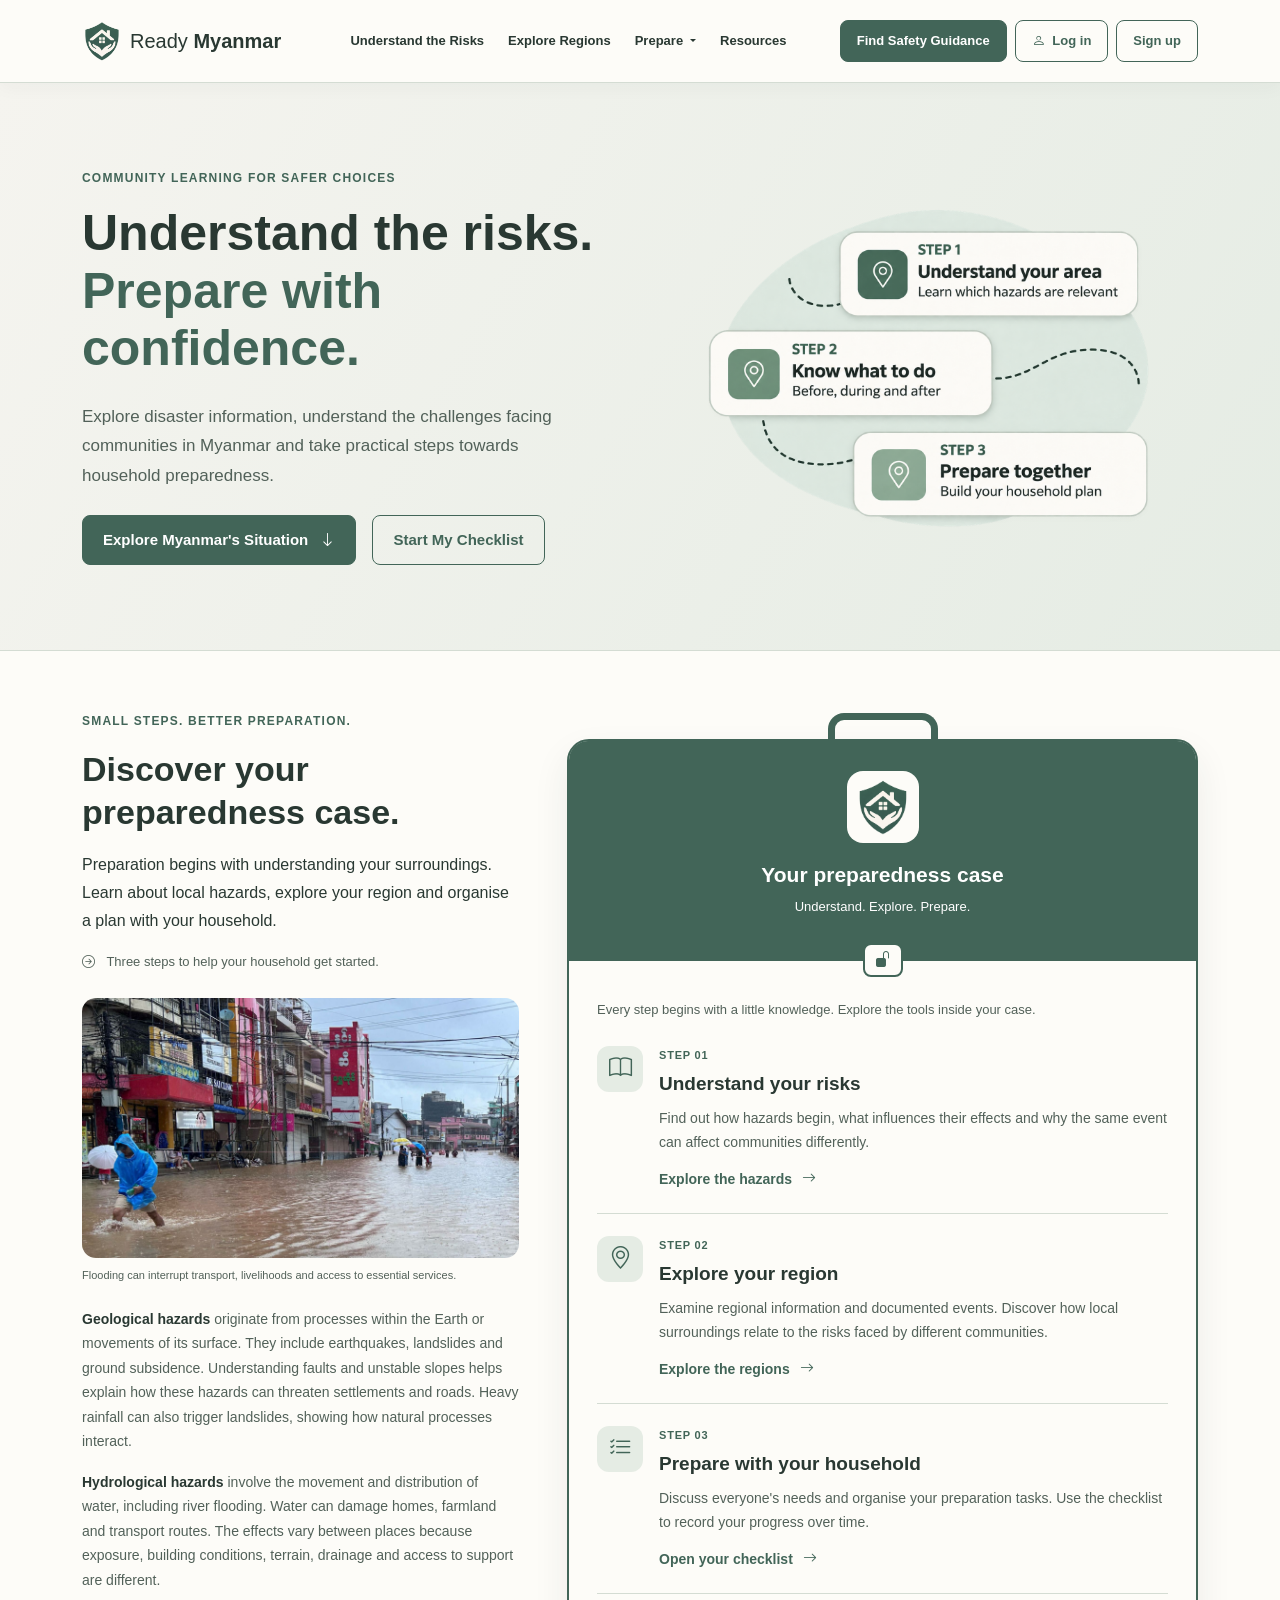
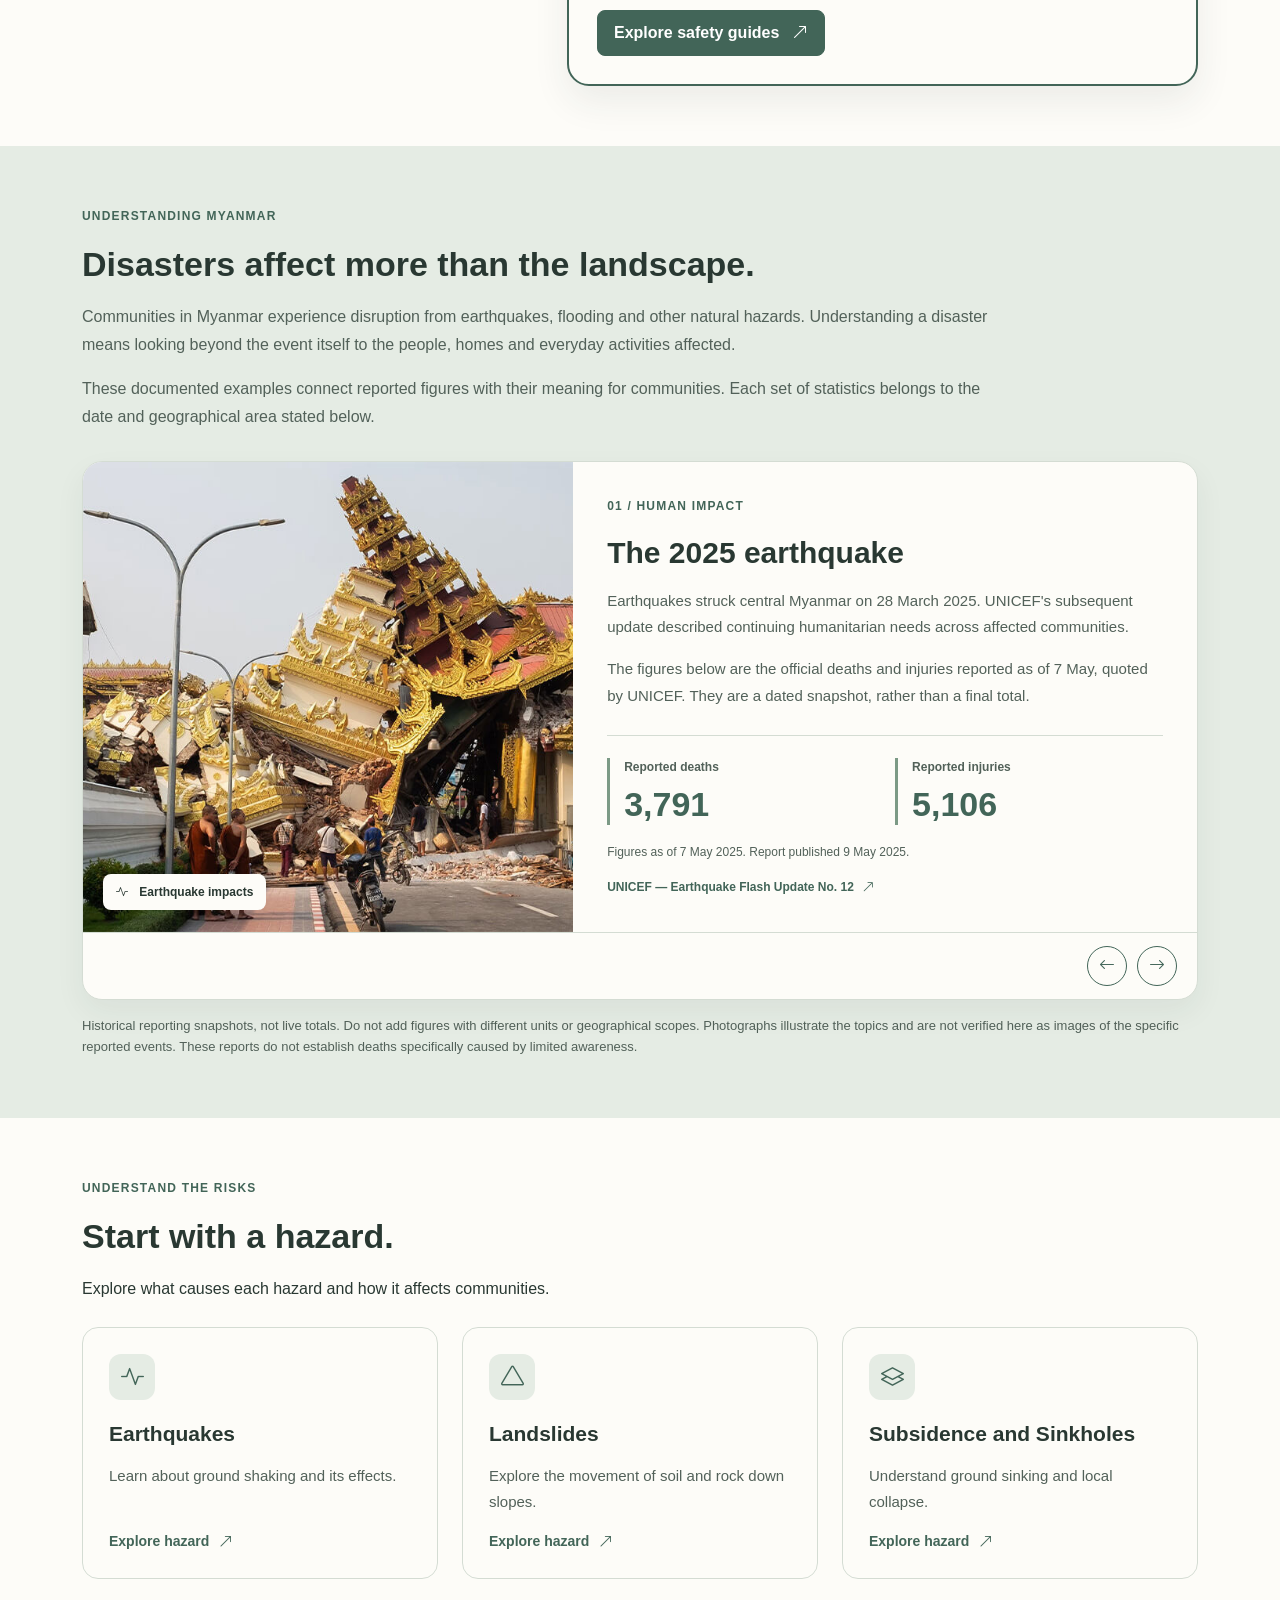
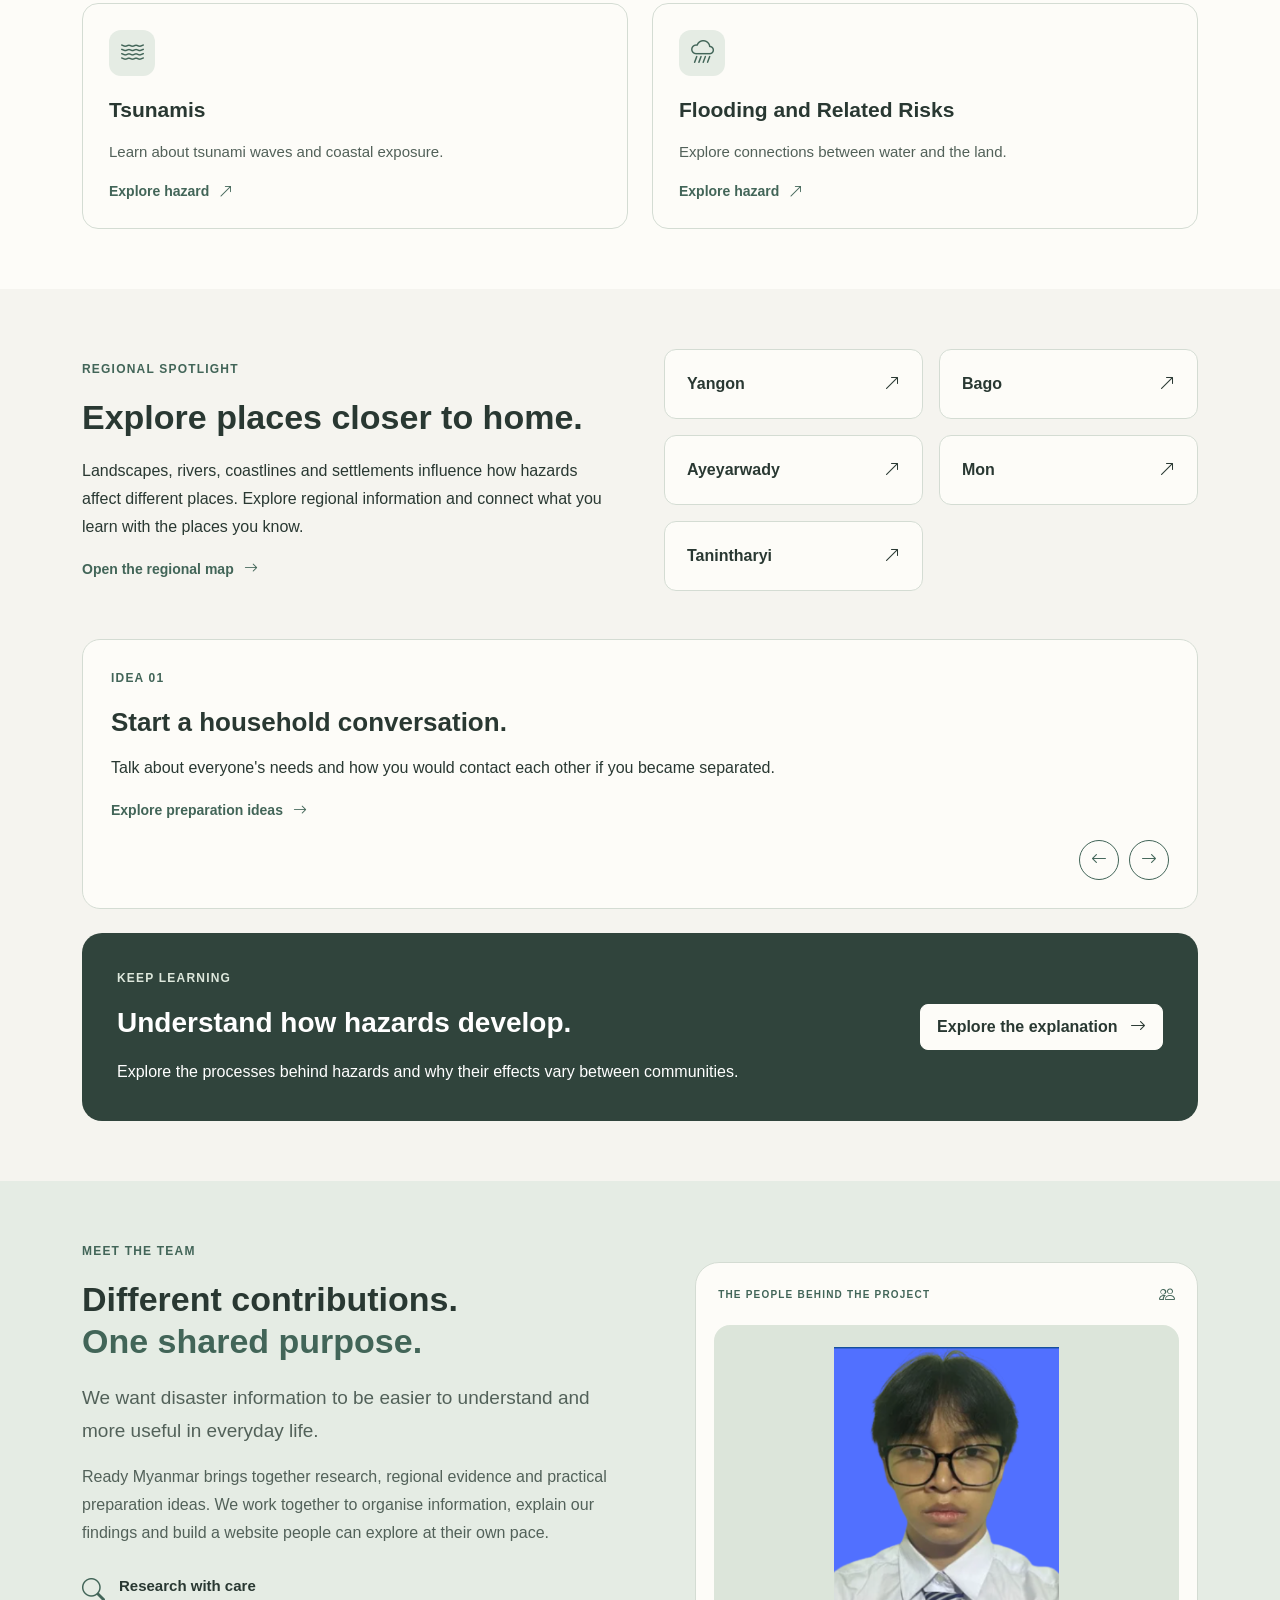
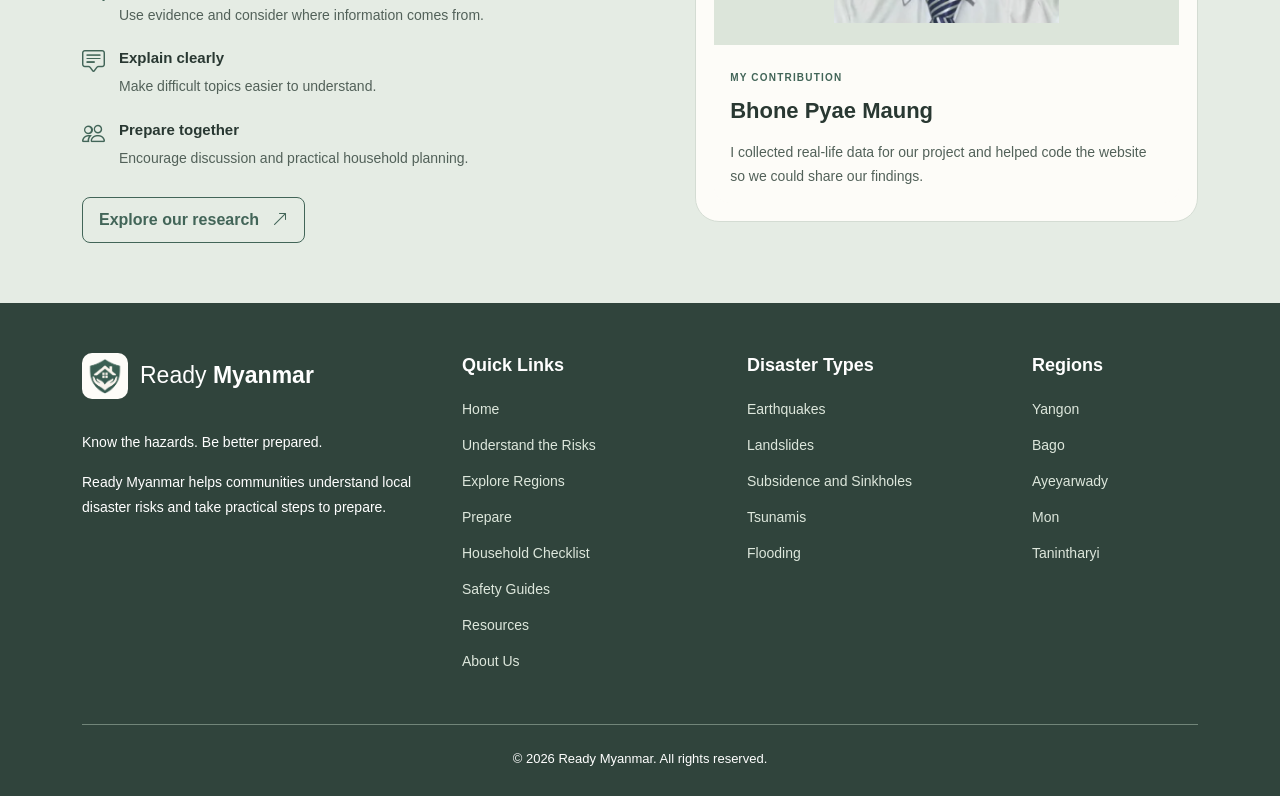
<file: index.html>
<!DOCTYPE html>
<html lang="en">
<head>
    <meta charset="UTF-8">
    <meta name="viewport" content="width=device-width, initial-scale=1.0">
    <title>Ready Myanmar | Understand. Explore. Prepare.</title>
    <meta name="description"
        content="Explore disaster risks in Myanmar, regional information and practical household preparation ideas.">
    <link rel="icon" type="image/png"
        href="images/ready-myanmar-logo.png">
    <link rel="stylesheet"
        href="https://cdn.jsdelivr.net/npm/bootstrap@5.3.3/dist/css/bootstrap.min.css">
    <link rel="stylesheet"
        href="https://cdn.jsdelivr.net/npm/bootstrap-icons@1.11.3/font/bootstrap-icons.min.css">
    <link rel="stylesheet"
        href="https://unpkg.com/aos@2.3.4/dist/aos.css">
    <link rel="stylesheet" href="style.css">
</head>
<body>
    <a class="skip-link" href="#mainContent">Skip to content</a>
    <nav class="navbar navbar-expand-xl sticky-top border-bottom py-3"
        aria-label="Main navigation">
        <div class="container">
            <a class="navbar-brand d-flex align-items-center gap-2"
                href="index.html">
                <img class="nav-logo"
                    src="images/ready-myanmar-logo.png"
                    alt=""
                    width="40"
                    height="40">
                <span>Ready <strong>Myanmar</strong></span>
            </a>
            <button class="navbar-toggler collapsed"
                type="button"
                data-bs-toggle="collapse"
                data-bs-target="#mainMenu"
                aria-controls="mainMenu"
                aria-expanded="false"
                aria-label="Toggle navigation">
                <span class="menu-lines">
                    <span></span>
                    <span></span>
                    <span></span>
                </span>
            </button>
            <div class="collapse navbar-collapse" id="mainMenu">
                <ul class="navbar-nav mx-auto align-items-xl-center gap-xl-2">
                    <li class="nav-item">
                        <a class="nav-link" href="UnderstandTR.html">
                            Understand the Risks
                        </a>
                    </li>
                    <li class="nav-item">
                        <a class="nav-link" href="ExploreRG.html">
                            Explore Regions
                        </a>
                    </li>
                    <li class="nav-item dropdown">
                        <button class="nav-link dropdown-toggle"
                            type="button"
                            data-bs-toggle="dropdown"
                            aria-expanded="false">
                            Prepare
                        </button>
                        <ul class="dropdown-menu">
                            <li>
                                <a class="dropdown-item" href="Prepare.html">
                                    <i class="bi bi-backpack me-2"></i>
                                    Prepare overview
                                </a>
                            </li>
                            <li>
                                <a class="dropdown-item" href="Checklist.html">
                                    <i class="bi bi-list-check me-2"></i>
                                    Household checklist
                                </a>
                            </li>
                            <li>
                                <a class="dropdown-item" href="SafetyGuides.html">
                                    <i class="bi bi-shield-check me-2"></i>
                                    Safety guides
                                </a>
                            </li>
                        </ul>
                    </li>
                    <li class="nav-item">
                        <a class="nav-link" href="Resources.html">
                            Resources
                        </a>
                    </li>
                </ul>
                <div class="nav-actions">
                    <a class="btn btn-sage" href="SafetyGuides.html">
                        Find Safety Guidance
                    </a>
                    <div class="account-actions" id="guestActions">
                        <button class="btn btn-outline-sage"
                            type="button"
                            data-bs-toggle="modal"
                            data-bs-target="#authModal"
                            data-auth-view="login">
                            <i class="bi bi-person me-1"></i>
                            Log in
                        </button>
                        <button class="btn btn-outline-sage"
                            type="button"
                            data-bs-toggle="modal"
                            data-bs-target="#authModal"
                            data-auth-view="signup">
                            Sign up
                        </button>
                    </div>
                    <div class="account-actions" id="memberActions" hidden>
                        <span class="account-name">
                            <i class="bi bi-person-check"></i>
                            <span id="accountName"></span>
                        </span>
                        <button class="btn btn-outline-sage"
                            type="button"
                            id="logoutButton">
                            Log out
                        </button>
                    </div>
                </div>
            </div>
        </div>
    </nav>

    <main id="mainContent">

        <section class="hero">

            <div class="container">

                <div class="row align-items-center g-5">

                    <div class="col-lg-6" data-aos="fade-up">

                        <p class="eyebrow">
                            COMMUNITY LEARNING FOR SAFER CHOICES
                        </p>

                        <h1>
                            Understand the risks.
                            <span>Prepare with confidence.</span>
                        </h1>

                        <p class="hero-description">
                            Explore disaster information, understand the challenges
                            facing communities in Myanmar and take practical steps
                            towards household preparedness.
                        </p>

                        <div class="hero-buttons d-flex flex-wrap gap-3 mt-4">

                            <a class="btn btn-sage btn-lg"
                                href="#myanmar-situation">
                                Explore Myanmar's Situation
                                <i class="bi bi-arrow-down ms-2"></i>
                            </a>

                            <a class="btn btn-outline-sage btn-lg"
                                href="Checklist.html">
                                Start My Checklist
                            </a>

                        </div>

                    </div>

                    <div class="col-lg-6 d-none d-lg-block"
                        data-aos="fade-up"
                        data-aos-delay="100">

                        <div class="hero-picture">
                            <img
                                src="images/Three-step household preparedness guide.png"
                                alt="Understand your area, know what to do and prepare together."
                                fetchpriority="high">
                        </div>

                    </div>

                </div>

            </div>
        </section>

        <section class="steps-section">

            <div class="container">

                <div class="row align-items-start g-5">

                    <div class="col-lg-5" data-aos="fade-up">

                        <p class="eyebrow">SMALL STEPS. BETTER PREPARATION.</p>

                        <h2>Discover your preparedness case.</h2>

                        <p>
                            Preparation begins with understanding your surroundings.
                            Learn about local hazards, explore your region and
                            organise a plan with your household.
                        </p>

                        <p class="small-note">
                            <i class="bi bi-arrow-right-circle me-2"></i>
                            Three steps to help your household get started.
                        </p>

                        <figure class="case-photo d-none d-lg-block">

                            <img src="images/flooding.jpg"
                                alt="Floodwater affecting a street in Myanmar."
                                loading="lazy">

                            <figcaption>
                                Flooding can interrupt transport, livelihoods
                                and access to essential services.
                            </figcaption>

                        </figure>

                        <div class="hazard-explanation">

                            <p>
                                <strong>Geological hazards</strong> originate from
                                processes within the Earth or movements of its
                                surface. They include earthquakes, landslides and
                                ground subsidence. Understanding faults and unstable
                                slopes helps explain how these hazards can threaten
                                settlements and roads. Heavy rainfall can also trigger
                                landslides, showing how natural processes interact.
                            </p>

                            <p>
                                <strong>Hydrological hazards</strong> involve the
                                movement and distribution of water, including river
                                flooding. Water can damage homes, farmland and
                                transport routes. The effects vary between places
                                because exposure, building conditions, terrain,
                                drainage and access to support are different.
                            </p>

                        </div>

                    </div>

                    <div class="col-lg-7">

                        <div class="preparedness-case" id="preparednessCase">

                            <div class="case-lid">

                                <span class="case-handle" aria-hidden="true"></span>

                                <img class="case-logo"
                                    src="images/ready-myanmar-logo.png"
                                    alt="">

                                <h3>Your preparedness case</h3>

                                <p>Understand. Explore. Prepare.</p>

                                <span class="kit-lock" aria-hidden="true">
                                    <i class="bi bi-unlock-fill" id="kitLockIcon"></i>
                                </span>

                            </div>

                            <div class="kit-drawer" id="kitDrawer">

                                <div class="kit-drawer-inner">

                                    <div class="case-content">

                                        <p class="small-note mb-4">
                                            Every step begins with a little knowledge.
                                            Explore the tools inside your case.
                                        </p>

                                        <article class="case-step">

                                            <span class="step-icon">
                                                <i class="bi bi-book"></i>
                                            </span>

                                            <div>
                                                <p class="step-label">STEP 01</p>

                                                <h3>Understand your risks</h3>

                                                <p>
                                                    Find out how hazards begin,
                                                    what influences their effects
                                                    and why the same event can
                                                    affect communities differently.
                                                </p>

                                                <a class="text-link"
                                                    href="UnderstandTR.html">
                                                    Explore the hazards
                                                    <i class="bi bi-arrow-right"></i>
                                                </a>
                                            </div>

                                        </article>

                                        <article class="case-step">

                                            <span class="step-icon">
                                                <i class="bi bi-geo-alt"></i>
                                            </span>

                                            <div>
                                                <p class="step-label">STEP 02</p>

                                                <h3>Explore your region</h3>

                                                <p>
                                                    Examine regional information
                                                    and documented events.
                                                    Discover how local surroundings
                                                    relate to the risks faced by
                                                    different communities.
                                                </p>

                                                <a class="text-link"
                                                    href="ExploreRG.html">
                                                    Explore the regions
                                                    <i class="bi bi-arrow-right"></i>
                                                </a>
                                            </div>

                                        </article>

                                        <article class="case-step">

                                            <span class="step-icon">
                                                <i class="bi bi-list-check"></i>
                                            </span>

                                            <div>
                                                <p class="step-label">STEP 03</p>

                                                <h3>Prepare with your household</h3>

                                                <p>
                                                    Discuss everyone's needs and
                                                    organise your preparation tasks.
                                                    Use the checklist to record
                                                    your progress over time.
                                                </p>

                                                <a class="text-link"
                                                    href="Checklist.html">
                                                    Open your checklist
                                                    <i class="bi bi-arrow-right"></i>
                                                </a>
                                            </div>

                                        </article>

                                        <a class="btn btn-sage mt-3"
                                            href="SafetyGuides.html">
                                            Explore safety guides
                                            <i class="bi bi-arrow-up-right ms-2"></i>
                                        </a>

                                    </div>

                                </div>
                            </div>

                        </div>

                    </div>

                </div>

            </div>
        </section>

        <section class="situation-section" id="myanmar-situation">

            <div class="container">

                <div class="section-introduction" data-aos="fade-up">

                    <p class="eyebrow">UNDERSTANDING MYANMAR</p>

                    <h2>Disasters affect more than the landscape.</h2>

                    <p>
                        Communities in Myanmar experience disruption from
                        earthquakes, flooding and other natural hazards.
                        Understanding a disaster means looking beyond the event
                        itself to the people, homes and everyday activities affected.
                    </p>

                    <p>
                        These documented examples connect reported figures with
                        their meaning for communities. Each set of statistics
                        belongs to the date and geographical area stated below.
                    </p>

                </div>

                <div class="carousel slide impact-carousel"
                    id="impactCarousel"
                    role="region"
                    aria-roledescription="carousel"
                    aria-label="Disaster impacts in Myanmar">

                    <div class="carousel-inner">

                        <article class="carousel-item active">

                            <div class="impact-slide">

                                <div class="impact-image">

                                    <img
                                        src="images/disaster earthquake 01 homepage.jpg"
                                        alt="Photograph illustrating earthquake damage."
                                        loading="lazy">

                                    <span class="image-label">
                                        <i class="bi bi-activity me-2"></i>
                                        Earthquake impacts
                                    </span>

                                </div>

                                <div class="impact-content">

                                    <p class="eyebrow">01 / HUMAN IMPACT</p>

                                    <h3>The 2025 earthquake</h3>

                                    <p>
                                        Earthquakes struck central Myanmar on
                                        28 March 2025. UNICEF's subsequent update
                                        described continuing humanitarian needs
                                        across affected communities.
                                    </p>

                                    <p>
                                        The figures below are the official deaths
                                        and injuries reported as of 7 May, quoted
                                        by UNICEF. They are a dated snapshot,
                                        rather than a final total.
                                    </p>

                                    <dl class="impact-stats">

                                        <div>
                                            <dt>Reported deaths</dt>
                                            <dd>3,791</dd>
                                        </div>

                                        <div>
                                            <dt>Reported injuries</dt>
                                            <dd>5,106</dd>
                                        </div>

                                    </dl>

                                    <p class="stat-date">
                                        Figures as of 7 May 2025.
                                        Report published 9 May 2025.
                                    </p>

                                    <a class="source-link"
                                        href="https://www.unicef.org/myanmar/reports/unicef-myanmar-earthquake-flash-update-no-12"
                                        target="_blank"
                                        rel="noopener noreferrer">
                                        UNICEF — Earthquake Flash Update No. 12
                                        <i class="bi bi-arrow-up-right"></i>
                                    </a>

                                </div>

                            </div>
                        </article>

                        <article class="carousel-item">

                            <div class="impact-slide">

                                <div class="impact-image">

                                    <img
                                        src="images/disaster flooding 02 homepage.jpg"
                                        alt="Photograph illustrating flood impacts on a community."
                                        loading="lazy">

                                    <span class="image-label">
                                        <i class="bi bi-cloud-rain-heavy me-2"></i>
                                        Flood impacts
                                    </span>

                                </div>

                                <div class="impact-content">

                                    <p class="eyebrow">02 / WIDESPREAD FLOODING</p>

                                    <h3>The September 2024 floods</h3>

                                    <p>
                                        Monsoon rain and the remnants of Typhoon
                                        Yagi caused widespread flooding. OCHA
                                        estimated that one million people in
                                        70 townships were affected by
                                        26 September.
                                    </p>

                                    <p>
                                        Its 27 September report recorded more
                                        than 360 reported drowning deaths.
                                        People affected and deaths describe
                                        different impacts; they must not be
                                        treated as interchangeable figures.
                                    </p>

                                    <dl class="impact-stats">

                                        <div>
                                            <dt>People affected, estimated</dt>
                                            <dd>1 million</dd>
                                        </div>

                                        <div>
                                            <dt>Reported drowning deaths</dt>
                                            <dd>360+</dd>
                                        </div>

                                    </dl>

                                    <p class="stat-date">
                                        Affected population as of 26 September 2024.
                                        Deaths reported in the 27 September update.
                                    </p>

                                    <a class="source-link"
                                        href="https://myanmar.un.org/en/279958-myanmar-flood-situation-report-3-27-september-2024"
                                        target="_blank"
                                        rel="noopener noreferrer">
                                        UN OCHA — Flood Situation Report No. 3
                                        <i class="bi bi-arrow-up-right"></i>
                                    </a>

                                </div>

                            </div>
                        </article>

                        <article class="carousel-item">

                            <div class="impact-slide">

                                <div class="impact-image">

                                    <img
                                        src="images/disaster earthquake 03 homepage.jpg"
                                        alt="Photograph illustrating damage to buildings."
                                        loading="lazy">

                                    <span class="image-label">
                                        <i class="bi bi-buildings me-2"></i>
                                        Homes and schools
                                    </span>

                                </div>

                                <div class="impact-content">

                                    <p class="eyebrow">03 / DAMAGE TO DAILY LIFE</p>

                                    <h3>Rebuilding homes and schools</h3>

                                    <p>
                                        UNICEF reported extensive damage to homes
                                        and schools after the March earthquake.
                                        Many displaced families remained in
                                        temporary shelters as heat and early
                                        rains worsened conditions.
                                    </p>

                                    <p>
                                        Rebuilding was limited by scarce,
                                        unaffordable materials. School damage
                                        disrupted learning, while some school
                                        buildings were also being used as
                                        temporary accommodation.
                                    </p>

                                    <dl class="impact-stats">

                                        <div>
                                            <dt>Homes damaged or destroyed</dt>
                                            <dd>55,000+</dd>
                                        </div>

                                        <div>
                                            <dt>Schools damaged or destroyed</dt>
                                            <dd>2,500+</dd>
                                        </div>

                                    </dl>

                                    <p class="stat-date">
                                        Reported by UNICEF on 9 May 2025.
                                        These figures include both damage and destruction.
                                    </p>

                                    <a class="source-link"
                                        href="https://www.unicef.org/myanmar/reports/unicef-myanmar-earthquake-flash-update-no-12"
                                        target="_blank"
                                        rel="noopener noreferrer">
                                        UNICEF — Earthquake Flash Update No. 12
                                        <i class="bi bi-arrow-up-right"></i>
                                    </a>

                                </div>

                            </div>
                        </article>

                        <article class="carousel-item">

                            <div class="impact-slide">

                                <div class="impact-image">

                                    <img
                                        src="images/disaster flooding 04 homepage.jpg"
                                        alt="Photograph illustrating flooding and its effects on livelihoods."
                                        loading="lazy">

                                    <span class="image-label">
                                        <i class="bi bi-water me-2"></i>
                                        Livelihood impacts
                                    </span>

                                </div>

                                <div class="impact-content">

                                    <p class="eyebrow">04 / LIVELIHOODS AND RECOVERY</p>

                                    <h3>When floods affect household income</h3>

                                    <p>
                                        Flooding damaged farmland and livestock,
                                        affecting the resources families depended
                                        on for their livelihoods.
                                    </p>

                                    <p>
                                        OCHA reported nearly 48,500 acres of crops
                                        submerged in southern and eastern Shan,
                                        and more than 2,600 livestock lost across
                                        eastern Bago, Kayin and Mon. These figures
                                        cover different areas, not all of Myanmar.
                                    </p>

                                    <dl class="impact-stats">

                                        <div>
                                            <dt>Crops submerged, acres</dt>
                                            <dd>≈48,500</dd>
                                            <small>Southern and eastern Shan</small>
                                        </div>

                                        <div>
                                            <dt>Livestock lost</dt>
                                            <dd>2,600+</dd>
                                            <small>Eastern Bago, Kayin and Mon</small>
                                        </div>

                                    </dl>

                                    <p class="stat-date">
                                        Reported on 27 September 2024.
                                        Acres submerged do not necessarily mean crops destroyed.
                                    </p>

                                    <a class="source-link"
                                        href="https://myanmar.un.org/en/279958-myanmar-flood-situation-report-3-27-september-2024"
                                        target="_blank"
                                        rel="noopener noreferrer">
                                        UN OCHA — Flood Situation Report No. 3
                                        <i class="bi bi-arrow-up-right"></i>
                                    </a>

                                </div>

                            </div>
                        </article>

                    </div>

                    <div class="carousel-toolbar">

                        <button class="arrow-button"
                            type="button"
                            data-bs-target="#impactCarousel"
                            data-bs-slide="prev"
                            aria-label="Previous disaster example">
                            <i class="bi bi-arrow-left"></i>
                        </button>

                        <button class="arrow-button"
                            type="button"
                            data-bs-target="#impactCarousel"
                            data-bs-slide="next"
                            aria-label="Next disaster example">
                            <i class="bi bi-arrow-right"></i>
                        </button>

                    </div>

                </div>

                <p class="source-note mt-3 mb-0">
                    Historical reporting snapshots, not live totals.
                    Do not add figures with different units or geographical scopes.
                    Photographs illustrate the topics and are not verified here as
                    images of the specific reported events. These reports do not
                    establish deaths specifically caused by limited awareness.
                </p>

            </div>
        </section>

        <section class="hazard-section">

            <div class="container">

                <div data-aos="fade-up">

                    <p class="eyebrow">UNDERSTAND THE RISKS</p>

                    <h2>Start with a hazard.</h2>

                    <p class="mb-4">
                        Explore what causes each hazard and how it affects communities.
                    </p>

                </div>

                <div class="row g-4">

                    <div class="col-md-6 col-lg-4" data-aos="fade-up">

                        <a class="hazard-card" href="UnderstandTR.html#earthquakes">

                            <span class="icon-box">
                                <i class="bi bi-activity"></i>
                            </span>

                            <h3>Earthquakes</h3>

                            <p>Learn about ground shaking and its effects.</p>

                            <span class="text-link">
                                Explore hazard
                                <i class="bi bi-arrow-up-right"></i>
                            </span>

                        </a>

                    </div>

                    <div class="col-md-6 col-lg-4"
                        data-aos="fade-up"
                        data-aos-delay="70">

                        <a class="hazard-card" href="UnderstandTR.html#landslides">

                            <span class="icon-box">
                                <i class="bi bi-triangle"></i>
                            </span>

                            <h3>Landslides</h3>

                            <p>Explore the movement of soil and rock down slopes.</p>

                            <span class="text-link">
                                Explore hazard
                                <i class="bi bi-arrow-up-right"></i>
                            </span>

                        </a>

                    </div>

                    <div class="col-md-12 col-lg-4"
                        data-aos="fade-up"
                        data-aos-delay="140">

                        <a class="hazard-card" href="UnderstandTR.html#subsidence">

                            <span class="icon-box">
                                <i class="bi bi-layers"></i>
                            </span>

                            <h3>Subsidence and Sinkholes</h3>

                            <p>Understand ground sinking and local collapse.</p>

                            <span class="text-link">
                                Explore hazard
                                <i class="bi bi-arrow-up-right"></i>
                            </span>

                        </a>

                    </div>

                    <div class="col-md-6" data-aos="fade-up">

                        <a class="hazard-card" href="UnderstandTR.html#tsunamis">

                            <span class="icon-box">
                                <i class="bi bi-water"></i>
                            </span>

                            <h3>Tsunamis</h3>

                            <p>Learn about tsunami waves and coastal exposure.</p>

                            <span class="text-link">
                                Explore hazard
                                <i class="bi bi-arrow-up-right"></i>
                            </span>

                        </a>

                    </div>

                    <div class="col-md-6"
                        data-aos="fade-up"
                        data-aos-delay="70">

                        <a class="hazard-card" href="UnderstandTR.html#flooding">

                            <span class="icon-box">
                                <i class="bi bi-cloud-rain-heavy"></i>
                            </span>

                            <h3>Flooding and Related Risks</h3>

                            <p>Explore connections between water and the land.</p>

                            <span class="text-link">
                                Explore hazard
                                <i class="bi bi-arrow-up-right"></i>
                            </span>

                        </a>

                    </div>

                </div>

            </div>
        </section>

        <section class="regional-section">

            <div class="container">

                <div class="row align-items-center g-5" data-aos="fade-up">

                    <div class="col-lg-6">

                        <p class="eyebrow">REGIONAL SPOTLIGHT</p>

                        <h2>Explore places closer to home.</h2>

                        <p>
                            Landscapes, rivers, coastlines and settlements influence
                            how hazards affect different places. Explore regional
                            information and connect what you learn with the places
                            you know.
                        </p>

                        <a class="text-link" href="ExploreRG.html">
                            Open the regional map
                            <i class="bi bi-arrow-right"></i>
                        </a>

                    </div>

                    <div class="col-lg-6">

                        <div class="row g-3">

                            <div class="col-sm-6">
                                <a class="region-link" href="ExploreRG.html#yangon">
                                    Yangon
                                    <i class="bi bi-arrow-up-right"></i>
                                </a>
                            </div>

                            <div class="col-sm-6">
                                <a class="region-link" href="ExploreRG.html#bago">
                                    Bago
                                    <i class="bi bi-arrow-up-right"></i>
                                </a>
                            </div>

                            <div class="col-sm-6">
                                <a class="region-link" href="ExploreRG.html#ayeyarwady">
                                    Ayeyarwady
                                    <i class="bi bi-arrow-up-right"></i>
                                </a>
                            </div>

                            <div class="col-sm-6">
                                <a class="region-link" href="ExploreRG.html#mon">
                                    Mon
                                    <i class="bi bi-arrow-up-right"></i>
                                </a>
                            </div>

                            <div class="col-sm-6">
                                <a class="region-link" href="ExploreRG.html#tanintharyi">
                                    Tanintharyi
                                    <i class="bi bi-arrow-up-right"></i>
                                </a>
                            </div>

                        </div>

                    </div>

                </div>

                <div class="carousel slide ideas-box mt-5"
                    id="ideasCarousel"
                    role="region"
                    aria-roledescription="carousel"
                    aria-label="Household preparation ideas">

                    <div class="carousel-inner">

                        <article class="carousel-item active">

                            <p class="eyebrow">IDEA 01</p>

                            <h3>Start a household conversation.</h3>

                            <p>
                                Talk about everyone's needs and how you would
                                contact each other if you became separated.
                            </p>

                            <a class="text-link" href="Prepare.html">
                                Explore preparation ideas
                                <i class="bi bi-arrow-right"></i>
                            </a>

                        </article>

                        <article class="carousel-item">

                            <p class="eyebrow">IDEA 02</p>

                            <h3>Keep information together.</h3>

                            <p>
                                Organise useful contact details and discuss where
                                your household will keep important information.
                            </p>

                            <a class="text-link" href="Checklist.html">
                                Open your checklist
                                <i class="bi bi-arrow-right"></i>
                            </a>

                        </article>

                        <article class="carousel-item">

                            <p class="eyebrow">IDEA 03</p>

                            <h3>Return to your plan.</h3>

                            <p>
                                Review your checklist with your household and
                                update information when it changes.
                            </p>

                            <a class="text-link" href="Checklist.html">
                                Review your checklist
                                <i class="bi bi-arrow-right"></i>
                            </a>

                        </article>

                    </div>

                    <div class="idea-controls">

                        <button class="arrow-button"
                            type="button"
                            data-bs-target="#ideasCarousel"
                            data-bs-slide="prev"
                            aria-label="Previous preparation idea">
                            <i class="bi bi-arrow-left"></i>
                        </button>

                        <button class="arrow-button"
                            type="button"
                            data-bs-target="#ideasCarousel"
                            data-bs-slide="next"
                            aria-label="Next preparation idea">
                            <i class="bi bi-arrow-right"></i>
                        </button>

                    </div>

                </div>

                <div class="learning-banner mt-4" data-aos="fade-up">

                    <div>
                        <p class="eyebrow">KEEP LEARNING</p>

                        <h2>Understand how hazards develop.</h2>

                        <p class="mb-0">
                            Explore the processes behind hazards and why their
                            effects vary between communities.
                        </p>
                    </div>

                    <a class="btn btn-cream" href="UnderstandTR.html">
                        Explore the explanation
                        <i class="bi bi-arrow-right ms-2"></i>
                    </a>

                </div>

            </div>
        </section>

        <section class="team-section" id="about-us">

            <div class="container">

                <div class="team-layout">

                    <div class="team-introduction" data-aos="fade-up">

                        <p class="eyebrow">MEET THE TEAM</p>

                        <h2>
                            Different contributions.
                            <span>One shared purpose.</span>
                        </h2>

                        <p class="team-lead">
                            We want disaster information to be easier to understand
                            and more useful in everyday life.
                        </p>

                        <p>
                            Ready Myanmar brings together research, regional
                            evidence and practical preparation ideas. We work
                            together to organise information, explain our findings
                            and build a website people can explore at their own pace.
                        </p>

                        <div class="team-principles">

                            <div>
                                <i class="bi bi-search"></i>
                                <p>
                                    <strong>Research with care</strong>
                                    Use evidence and consider where information comes from.
                                </p>
                            </div>

                            <div>
                                <i class="bi bi-chat-square-text"></i>
                                <p>
                                    <strong>Explain clearly</strong>
                                    Make difficult topics easier to understand.
                                </p>
                            </div>

                            <div>
                                <i class="bi bi-people"></i>
                                <p>
                                    <strong>Prepare together</strong>
                                    Encourage discussion and practical household planning.
                                </p>
                            </div>

                        </div>

                        <a class="btn btn-outline-sage"
                            href="Resources.html#student-research">
                            Explore our research
                            <i class="bi bi-arrow-up-right ms-2"></i>
                        </a>

                    </div>

                    <div class="team-profiles"
                        data-aos="fade-up"
                        data-aos-delay="100">

                        <div class="team-profile-heading">
                            <p class="eyebrow mb-0">
                                THE PEOPLE BEHIND THE PROJECT
                            </p>
                            <i class="bi bi-people"></i>
                        </div>

                        <div class="member-window">

                            <div class="member-track" id="memberTrack">

                                <figure class="member-slide">

                                    <div class="member-photo-area">
                                        <img src="images/member-1.jpg"
                                            alt="Bhone Pyae Maung"
                                            loading="lazy">
                                    </div>

                                    <figcaption>
                                        <p class="eyebrow">MY CONTRIBUTION</p>

                                        <h3>Bhone Pyae Maung</h3>

                                        <p>
                                            I collected real-life data for our
                                            project and helped code the website
                                            so we could share our findings.
                                        </p>
                                    </figcaption>

                                </figure>

                                <figure class="member-slide">

                                    <div class="member-photo-area">
                                        <img src="images/member-2.jpg"
                                            alt="Kyaw Myint Myat Hein"
                                            loading="lazy">
                                    </div>

                                    <figcaption>
                                        <p class="eyebrow">MY CONTRIBUTION</p>

                                        <h3>Kyaw Myint Myat Hein</h3>

                                        <p>
                                            I researched household preparedness,
                                            contributed to the checklist and
                                            gathered information throughout
                                            the project.
                                        </p>
                                    </figcaption>

                                </figure>

                                <figure class="member-slide">

                                    <div class="member-photo-area">
                                        <img src="images/member-3.jpg"
                                            alt="Thuta Min Htin"
                                            loading="lazy">
                                    </div>

                                    <figcaption>
                                        <p class="eyebrow">MY CONTRIBUTION</p>

                                        <h3>Thuta Min Htin</h3>

                                        <p>
                                            I analysed and finalised data,
                                            researched regional evidence and
                                            helped organise and code the website.
                                        </p>
                                    </figcaption>

                                </figure>

                            </div>

                        </div>

                    </div>

                </div>

            </div>
        </section>

    </main>

    <footer class="site-footer">

        <div class="container">

            <div class="row g-4">

                <div class="col-lg-4">

                    <a class="footer-logo" href="index.html">

                        <img src="images/ready-myanmar-logo.png"
                            alt=""
                            width="46"
                            height="46">

                        <span>Ready <strong>Myanmar</strong></span>

                    </a>

                    <p class="mt-4">Know the hazards. Be better prepared.</p>

                    <p>
                        Ready Myanmar helps communities understand local disaster
                        risks and take practical steps to prepare.
                    </p>

                </div>

                <div class="col-6 col-lg-3">

                    <h3>Quick Links</h3>

                    <ul class="list-unstyled footer-links">
                        <li><a href="index.html">Home</a></li>
                        <li><a href="UnderstandTR.html">Understand the Risks</a></li>
                        <li><a href="ExploreRG.html">Explore Regions</a></li>
                        <li><a href="Prepare.html">Prepare</a></li>
                        <li><a href="Checklist.html">Household Checklist</a></li>
                        <li><a href="SafetyGuides.html">Safety Guides</a></li>
                        <li><a href="Resources.html">Resources</a></li>
                        <li><a href="#about-us">About Us</a></li>
                    </ul>

                </div>

                <div class="col-6 col-lg-3">

                    <h3>Disaster Types</h3>

                    <ul class="list-unstyled footer-links">
                        <li><a href="UnderstandTR.html#earthquakes">Earthquakes</a></li>
                        <li><a href="UnderstandTR.html#landslides">Landslides</a></li>
                        <li><a href="UnderstandTR.html#subsidence">Subsidence and Sinkholes</a></li>
                        <li><a href="UnderstandTR.html#tsunamis">Tsunamis</a></li>
                        <li><a href="UnderstandTR.html#flooding">Flooding</a></li>
                    </ul>

                </div>

                <div class="col-6 col-lg-2">

                    <h3>Regions</h3>

                    <ul class="list-unstyled footer-links">
                        <li><a href="ExploreRG.html#yangon">Yangon</a></li>
                        <li><a href="ExploreRG.html#bago">Bago</a></li>
                        <li><a href="ExploreRG.html#ayeyarwady">Ayeyarwady</a></li>
                        <li><a href="ExploreRG.html#mon">Mon</a></li>
                        <li><a href="ExploreRG.html#tanintharyi">Tanintharyi</a></li>
                    </ul>

                </div>

            </div>

            <div class="footer-bottom">
                <p class="mb-0">
                    © 2026 Ready Myanmar. All rights reserved.
                </p>
            </div>

        </div>
    </footer>

    <div class="modal fade"
        id="authModal"
        tabindex="-1"
        aria-labelledby="authTitle"
        aria-hidden="true">

        <div class="modal-dialog modal-dialog-centered">

            <div class="modal-content">

                <div class="modal-header">

                    <div>
                        <p class="eyebrow mb-2">READY MYANMAR</p>
                        <h2 class="modal-title" id="authTitle">Welcome back.</h2>
                    </div>

                    <button class="btn-close"
                        type="button"
                        data-bs-dismiss="modal"
                        aria-label="Close account form"></button>

                </div>

                <div class="modal-body">

                    <p class="auth-note">
                        School demonstration: accounts are saved in this browser
                        only. Please use a made-up password.
                    </p>

                    <div class="auth-stage">

                        <div class="auth-panel" id="authPanel">

                            <div id="loginPanel">

                                <form id="loginForm" novalidate>

                                    <div class="mb-3">
                                        <label class="form-label" for="loginEmail">
                                            Email address
                                        </label>

                                        <input class="form-control"
                                            id="loginEmail"
                                            type="email"
                                            autocomplete="username"
                                            maxlength="254"
                                            required>
                                    </div>

                                    <div class="mb-3">
                                        <label class="form-label" for="loginPassword">
                                            Password
                                        </label>

                                        <input class="form-control"
                                            id="loginPassword"
                                            type="password"
                                            autocomplete="current-password"
                                            maxlength="128"
                                            required>
                                    </div>

                                    <div class="form-check mb-4">
                                        <input class="form-check-input"
                                            id="showLoginPassword"
                                            type="checkbox">

                                        <label class="form-check-label"
                                            for="showLoginPassword">
                                            Show password
                                        </label>
                                    </div>

                                    <button class="btn btn-sage w-100"
                                        id="loginSubmit"
                                        type="submit">
                                        Log in
                                    </button>

                                    <p class="auth-switch">
                                        New here?
                                        <button class="switch-button"
                                            id="switchToSignup"
                                            type="button">
                                            Create an account
                                        </button>
                                    </p>

                                </form>

                            </div>

                            <div id="signupPanel" hidden>

                                <form id="signupForm" novalidate>

                                    <div class="mb-3">
                                        <label class="form-label" for="signupName">
                                            Your name
                                        </label>

                                        <input class="form-control"
                                            id="signupName"
                                            type="text"
                                            autocomplete="name"
                                            minlength="2"
                                            maxlength="80"
                                            required>
                                    </div>

                                    <div class="mb-3">
                                        <label class="form-label" for="signupEmail">
                                            Email address
                                        </label>

                                        <input class="form-control"
                                            id="signupEmail"
                                            type="email"
                                            autocomplete="username"
                                            maxlength="254"
                                            required>
                                    </div>

                                    <div class="mb-3">
                                        <label class="form-label" for="signupPassword">
                                            Password
                                        </label>

                                        <input class="form-control"
                                            id="signupPassword"
                                            type="password"
                                            autocomplete="new-password"
                                            minlength="8"
                                            maxlength="128"
                                            aria-describedby="passwordHelp"
                                            required>

                                        <p class="password-help" id="passwordHelp">
                                            At least 8 characters, including a
                                            special character such as ! @ # $ %
                                        </p>
                                    </div>

                                    <div class="mb-3">
                                        <label class="form-label" for="confirmPassword">
                                            Confirm password
                                        </label>

                                        <input class="form-control"
                                            id="confirmPassword"
                                            type="password"
                                            autocomplete="new-password"
                                            maxlength="128"
                                            required>
                                    </div>

                                    <div class="form-check mb-4">
                                        <input class="form-check-input"
                                            id="showSignupPassword"
                                            type="checkbox">

                                        <label class="form-check-label"
                                            for="showSignupPassword">
                                            Show passwords
                                        </label>
                                    </div>

                                    <button class="btn btn-sage w-100"
                                        id="signupSubmit"
                                        type="submit">
                                        Create account
                                    </button>

                                    <p class="auth-switch">
                                        Already have an account?
                                        <button class="switch-button"
                                            id="switchToLogin"
                                            type="button">
                                            Log in
                                        </button>
                                    </p>

                                </form>

                            </div>

                        </div>

                    </div>

                </div>

            </div>

        </div>
    </div>

    <script src="https://cdn.jsdelivr.net/npm/bootstrap@5.3.3/dist/js/bootstrap.bundle.min.js"></script>

    <script src="https://unpkg.com/aos@2.3.4/dist/aos.js"></script>

    <script src="script.js"></script>

</body>

</html>
</file>
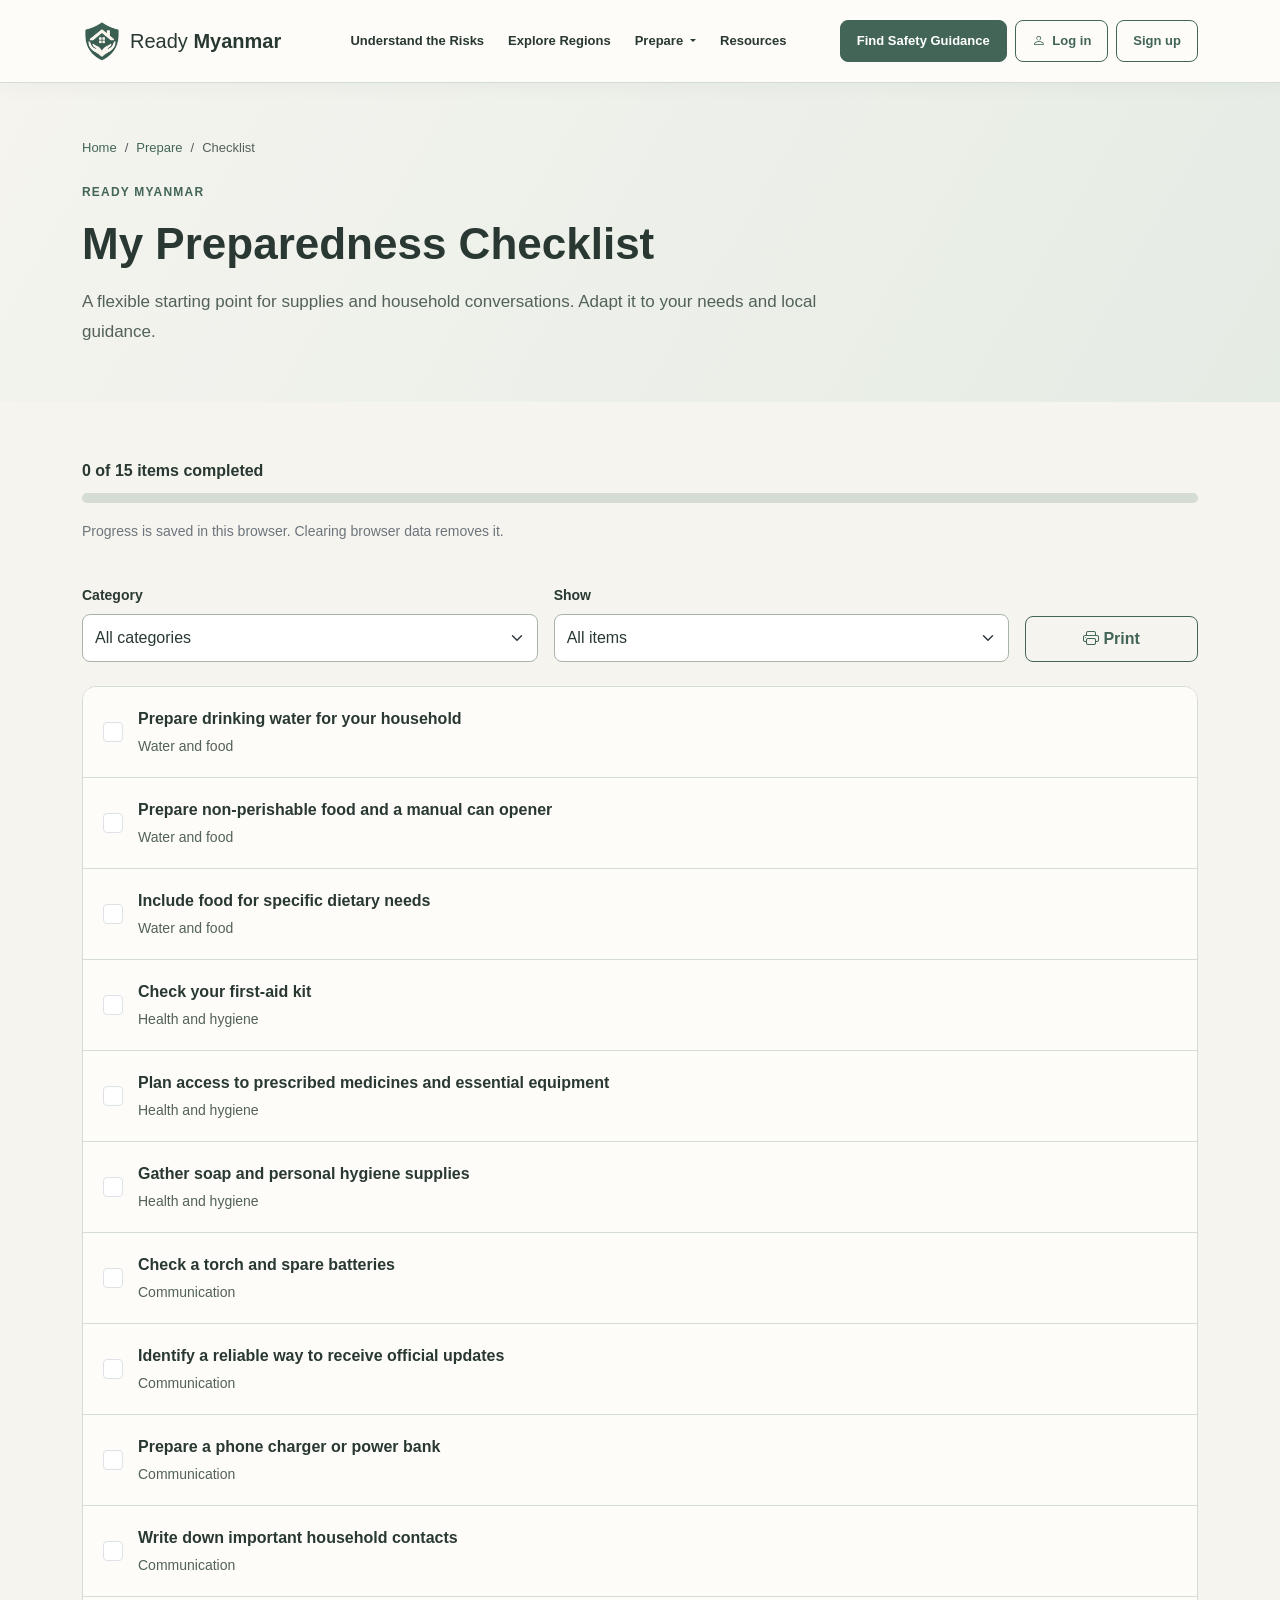
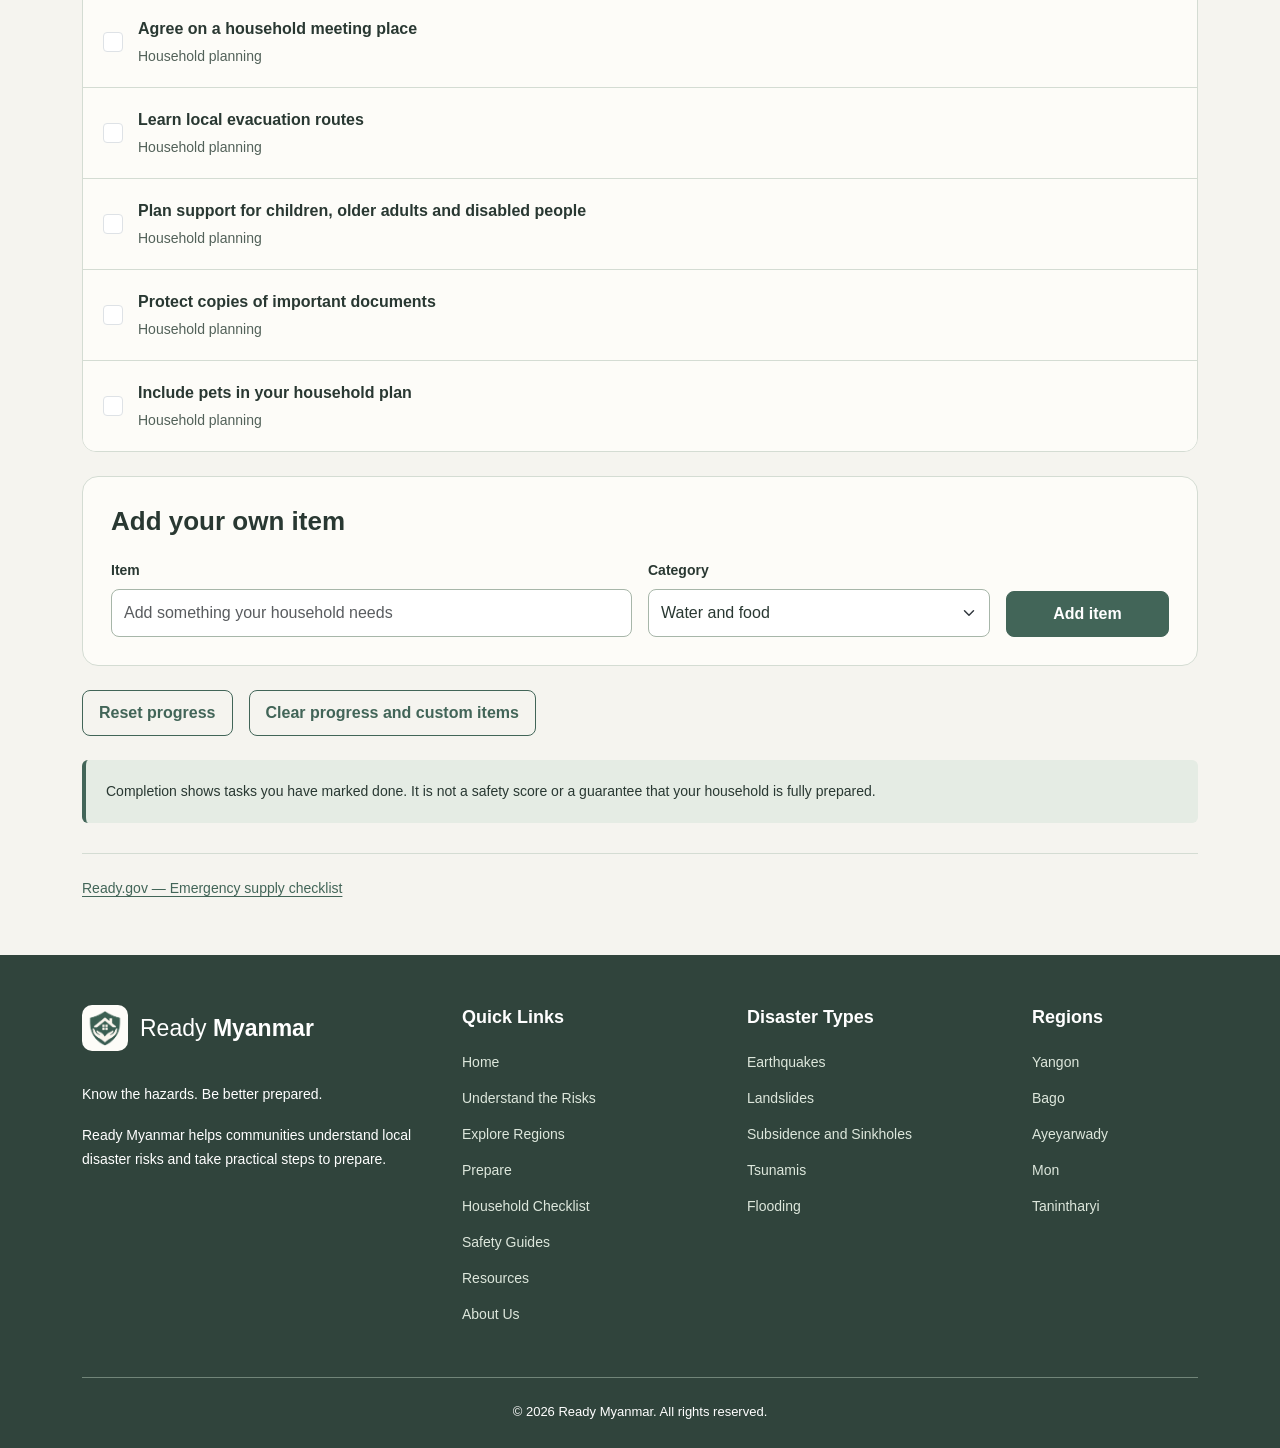
<file: Checklist.html>
<!DOCTYPE html>
<html lang="en">
<head>
    <meta charset="UTF-8">
    <meta name="viewport" content="width=device-width, initial-scale=1.0">
    <title>My Preparedness Checklist | Ready Myanmar</title>
    <link rel="stylesheet" href="https://cdn.jsdelivr.net/npm/bootstrap@5.3.3/dist/css/bootstrap.min.css">
    <link rel="stylesheet" href="https://cdn.jsdelivr.net/npm/bootstrap-icons@1.11.3/font/bootstrap-icons.min.css">
    <link rel="stylesheet" href="https://unpkg.com/aos@2.3.4/dist/aos.css">
    <link rel="stylesheet" href="checklist.css">
</head>
<body>
    <a class="skip-link" href="#mainContent">Skip to content</a>
    <nav class="navbar navbar-expand-xl sticky-top border-bottom py-3"
        aria-label="Main navigation">
        <div class="container">
            <a class="navbar-brand d-flex align-items-center gap-2"
                href="index.html">
                <img class="nav-logo"
                    src="images/ready-myanmar-logo.png"
                    alt=""
                    width="40"
                    height="40">
                <span>Ready <strong>Myanmar</strong></span>
            </a>
            <button class="navbar-toggler collapsed"
                type="button"
                data-bs-toggle="collapse"
                data-bs-target="#mainMenu"
                aria-controls="mainMenu"
                aria-expanded="false"
                aria-label="Toggle navigation">
                <span class="menu-lines">
                    <span></span>
                    <span></span>
                    <span></span>
                </span>
            </button>
            <div class="collapse navbar-collapse" id="mainMenu">
                <ul class="navbar-nav mx-auto align-items-xl-center gap-xl-2">
                    <li class="nav-item">
                        <a class="nav-link" href="UnderstandTR.html">
                            Understand the Risks
                        </a>
                    </li>
                    <li class="nav-item">
                        <a class="nav-link" href="ExploreRG.html">
                            Explore Regions
                        </a>
                    </li>
                    <li class="nav-item dropdown">
                        <button class="nav-link dropdown-toggle"
                            type="button"
                            data-bs-toggle="dropdown"
                            aria-expanded="false">
                            Prepare
                        </button>
                        <ul class="dropdown-menu">
                            <li>
                                <a class="dropdown-item" href="Prepare.html">
                                    <i class="bi bi-backpack me-2"></i>
                                    Prepare overview
                                </a>
                            </li>
                            <li>
                                <a class="dropdown-item" href="Checklist.html">
                                    <i class="bi bi-list-check me-2"></i>
                                    Household checklist
                                </a>
                            </li>
                            <li>
                                <a class="dropdown-item" href="SafetyGuides.html">
                                    <i class="bi bi-shield-check me-2"></i>
                                    Safety guides
                                </a>
                            </li>
                        </ul>
                    </li>
                    <li class="nav-item">
                        <a class="nav-link" href="Resources.html">
                            Resources
                        </a>
                    </li>
                </ul>
                <div class="nav-actions">
                    <a class="btn btn-sage" href="SafetyGuides.html">
                        Find Safety Guidance
                    </a>
                    <div class="account-actions" id="guestActions">
                        <button class="btn btn-outline-sage"
                            type="button"
                            data-bs-toggle="modal"
                            data-bs-target="#authModal"
                            data-auth-view="login">
                            <i class="bi bi-person me-1"></i>
                            Log in
                        </button>
                        <button class="btn btn-outline-sage"
                            type="button"
                            data-bs-toggle="modal"
                            data-bs-target="#authModal"
                            data-auth-view="signup">
                            Sign up
                        </button>
                    </div>
                    <div class="account-actions" id="memberActions" hidden>
                        <span class="account-name">
                            <i class="bi bi-person-check"></i>
                            <span id="accountName"></span>
                        </span>
                        <button class="btn btn-outline-sage"
                            type="button"
                            id="logoutButton">
                            Log out
                        </button>
                    </div>
                </div>
            </div>
        </div>
    </nav>
    <main id="mainContent">
        <section class="page-hero">
            <div class="container" data-aos="fade-up">
                <nav aria-label="Breadcrumb">
                    <ol class="breadcrumb">
                        <li class="breadcrumb-item"><a href="index.html">Home</a></li>
                        <li class="breadcrumb-item"><a href="Prepare.html">Prepare</a></li>
                        <li class="breadcrumb-item active" aria-current="page">Checklist</li>
                    </ol>
                </nav>
                <p class="eyebrow">READY MYANMAR</p>
                <h1>My Preparedness Checklist</h1>
                <p class="hero-description">A flexible starting point for supplies and household conversations. Adapt it to your needs and local guidance.</p>
            </div>
        </section>
        <section class="page-section">
            <div class="container">
                <div data-aos="fade-up">
                    <p class="fw-bold mb-2" id="progressText" role="status"></p>
                    <div class="progress" id="checkProgress" role="progressbar" aria-label="Checklist completion" aria-valuemin="0" aria-valuemax="100" aria-valuenow="0">
                        <div class="progress-bar" id="progressBar"></div>
                    </div>
                    <p class="small text-secondary mt-3" id="saveStatus" role="status">Progress is saved in this browser. Clearing browser data removes it.</p>
                </div>
                <div class="row g-3 align-items-end my-4 no-print" data-aos="fade-up">
                    <div class="col-md-5">
                        <label class="form-label" for="categoryFilter">Category</label>
                        <select class="form-select" id="categoryFilter">
                            <option value="all">All categories</option>
                            <option>Water and food</option>
                            <option>Health and hygiene</option>
                            <option>Communication</option>
                            <option>Household planning</option>
                        </select>
                    </div>
                    <div class="col-md-5">
                        <label class="form-label" for="statusFilter">Show</label>
                        <select class="form-select" id="statusFilter">
                            <option value="all">All items</option>
                            <option value="remaining">Remaining items</option>
                            <option value="completed">Completed items</option>
                        </select>
                    </div>
                    <div class="col-md-2">
                        <button class="btn btn-outline-sage w-100" type="button" id="printChecklist">
                            <i class="bi bi-printer me-1" aria-hidden="true"></i>Print
                        </button>
                    </div>
                </div>
                <div class="checklist-items" id="checklistItems"></div>
                <p class="empty-message mt-3" id="emptyChecklist" hidden>No items match these filters.</p>
                <form class="content-panel mt-4 no-print" id="customItemForm" data-aos="fade-up">
                    <h2>Add your own item</h2>
                    <div class="row g-3 align-items-end">
                        <div class="col-md-6">
                            <label class="form-label" for="customItemText">Item</label>
                            <input class="form-control" type="text" id="customItemText" placeholder="Add something your household needs" maxlength="120" required>
                        </div>
                        <div class="col-md-4">
                            <label class="form-label" for="customItemCategory">Category</label>
                            <select class="form-select" id="customItemCategory">
                                <option>Water and food</option>
                                <option>Health and hygiene</option>
                                <option>Communication</option>
                                <option>Household planning</option>
                            </select>
                        </div>
                        <div class="col-md-2">
                            <button class="btn btn-sage w-100" type="submit">Add item</button>
                        </div>
                    </div>
                </form>
                <div class="d-flex flex-wrap gap-3 mt-4 no-print" data-aos="fade-up">
                    <button class="btn btn-outline-sage" type="button" id="resetProgress">Reset progress</button>
                    <button class="btn btn-outline-sage" type="button" id="clearChecklist">Clear progress and custom items</button>
                </div>
                <p class="info-note mt-4">Completion shows tasks you have marked done. It is not a safety score or a guarantee that your household is fully prepared.</p>
                <div class="source-links">
                    <a href="https://www.ready.gov/sites/default/files/2022-04/ready_checklist.pdf" target="_blank" rel="noopener noreferrer">Ready.gov — Emergency supply checklist</a>
                </div>
                <noscript>
                    <p class="info-note mt-4">Enable JavaScript to use and save this checklist.</p>
                </noscript>
            </div>
        </section>
    </main>
    <footer class="site-footer">
        <div class="container">
            <div class="row g-4">
                <div class="col-lg-4">
                    <a class="footer-logo" href="index.html">
                        <img src="images/ready-myanmar-logo.png" alt="" width="46" height="46">
                        <span>Ready <strong>Myanmar</strong></span>
                    </a>
                    <p class="mt-4">Know the hazards. Be better prepared.</p>
                    <p>Ready Myanmar helps communities understand local disaster risks and take practical steps to prepare.</p>
                </div>
                <div class="col-6 col-lg-3">
                    <h3>Quick Links</h3>
                    <ul class="list-unstyled footer-links">
                        <li><a href="index.html">Home</a></li>
                        <li><a href="UnderstandTR.html">Understand the Risks</a></li>
                        <li><a href="ExploreRG.html">Explore Regions</a></li>
                        <li><a href="Prepare.html">Prepare</a></li>
                        <li><a href="Checklist.html">Household Checklist</a></li>
                        <li><a href="SafetyGuides.html">Safety Guides</a></li>
                        <li><a href="Resources.html">Resources</a></li>
                        <li><a href="index.html#about-us">About Us</a></li>
                    </ul>
                </div>
                <div class="col-6 col-lg-3">
                    <h3>Disaster Types</h3>
                    <ul class="list-unstyled footer-links">
                        <li><a href="UnderstandTR.html#earthquakes">Earthquakes</a></li>
                        <li><a href="UnderstandTR.html#landslides">Landslides</a></li>
                        <li><a href="UnderstandTR.html#subsidence">Subsidence and Sinkholes</a></li>
                        <li><a href="UnderstandTR.html#tsunamis">Tsunamis</a></li>
                        <li><a href="UnderstandTR.html#flooding">Flooding</a></li>
                    </ul>
                </div>
                <div class="col-6 col-lg-2">
                    <h3>Regions</h3>
                    <ul class="list-unstyled footer-links">
                        <li><a href="ExploreRG.html#yangon">Yangon</a></li>
                        <li><a href="ExploreRG.html#bago">Bago</a></li>
                        <li><a href="ExploreRG.html#ayeyarwady">Ayeyarwady</a></li>
                        <li><a href="ExploreRG.html#mon">Mon</a></li>
                        <li><a href="ExploreRG.html#tanintharyi">Tanintharyi</a></li>
                    </ul>
                </div>
            </div>
            <div class="footer-bottom">
                <p class="mb-0">© 2026 Ready Myanmar. All rights reserved.</p>
            </div>
        </div>
    </footer>
    <div class="modal fade" id="authModal" tabindex="-1" aria-labelledby="authTitle" aria-hidden="true">
        <div class="modal-dialog modal-dialog-centered">
            <div class="modal-content">
                <div class="modal-header">
                    <div>
                        <p class="eyebrow mb-2">READY MYANMAR</p>
                        <h2 class="modal-title" id="authTitle">Welcome back.</h2>
                    </div>
                    <button class="btn-close" type="button" data-bs-dismiss="modal" aria-label="Close account form"></button>
                </div>
                <div class="modal-body">
                    <p class="auth-note">School demonstration: accounts are saved in this browser only. Please use a made-up password.</p>
                    <div class="auth-stage">
                        <div class="auth-panel" id="authPanel">
                            <div id="loginPanel">
                                <form id="loginForm" novalidate>
                                    <div class="mb-3">
                                        <label class="form-label" for="loginEmail">Email address</label>
                                        <input class="form-control" id="loginEmail" type="email" autocomplete="username" maxlength="254" required>
                                    </div>
                                    <div class="mb-3">
                                        <label class="form-label" for="loginPassword">Password</label>
                                        <input class="form-control" id="loginPassword" type="password" autocomplete="current-password" maxlength="128" required>
                                    </div>
                                    <div class="form-check mb-4">
                                        <input class="form-check-input" id="showLoginPassword" type="checkbox">
                                        <label class="form-check-label" for="showLoginPassword">Show password</label>
                                    </div>
                                    <button class="btn btn-sage w-100" id="loginSubmit" type="submit">Log in</button>
                                    <p class="auth-switch">New here? <button class="switch-button" id="switchToSignup" type="button">Create an account</button></p>
                                </form>
                            </div>
                            <div id="signupPanel" hidden>
                                <form id="signupForm" novalidate>
                                    <div class="mb-3">
                                        <label class="form-label" for="signupName">Your name</label>
                                        <input class="form-control" id="signupName" type="text" autocomplete="name" minlength="2" maxlength="80" required>
                                    </div>
                                    <div class="mb-3">
                                        <label class="form-label" for="signupEmail">Email address</label>
                                        <input class="form-control" id="signupEmail" type="email" autocomplete="username" maxlength="254" required>
                                    </div>
                                    <div class="mb-3">
                                        <label class="form-label" for="signupPassword">Password</label>
                                        <input class="form-control" id="signupPassword" type="password" autocomplete="new-password" minlength="8" maxlength="128" aria-describedby="passwordHelp" required>
                                        <p class="password-help" id="passwordHelp">At least 8 characters, including a special character such as ! @ # $ %</p>
                                    </div>
                                    <div class="mb-3">
                                        <label class="form-label" for="confirmPassword">Confirm password</label>
                                        <input class="form-control" id="confirmPassword" type="password" autocomplete="new-password" maxlength="128" required>
                                    </div>
                                    <div class="form-check mb-4">
                                        <input class="form-check-input" id="showSignupPassword" type="checkbox">
                                        <label class="form-check-label" for="showSignupPassword">Show passwords</label>
                                    </div>
                                    <button class="btn btn-sage w-100" id="signupSubmit" type="submit">Create account</button>
                                    <p class="auth-switch">Already have an account? <button class="switch-button" id="switchToLogin" type="button">Log in</button></p>
                                </form>
                            </div>
                        </div>
                    </div>
                </div>
            </div>
        </div>
    </div>
    <script src="https://cdn.jsdelivr.net/npm/bootstrap@5.3.3/dist/js/bootstrap.bundle.min.js"></script>
    <script src="https://unpkg.com/aos@2.3.4/dist/aos.js"></script>
    <script src="checklist.js"></script>
</body>
</html>
</file>
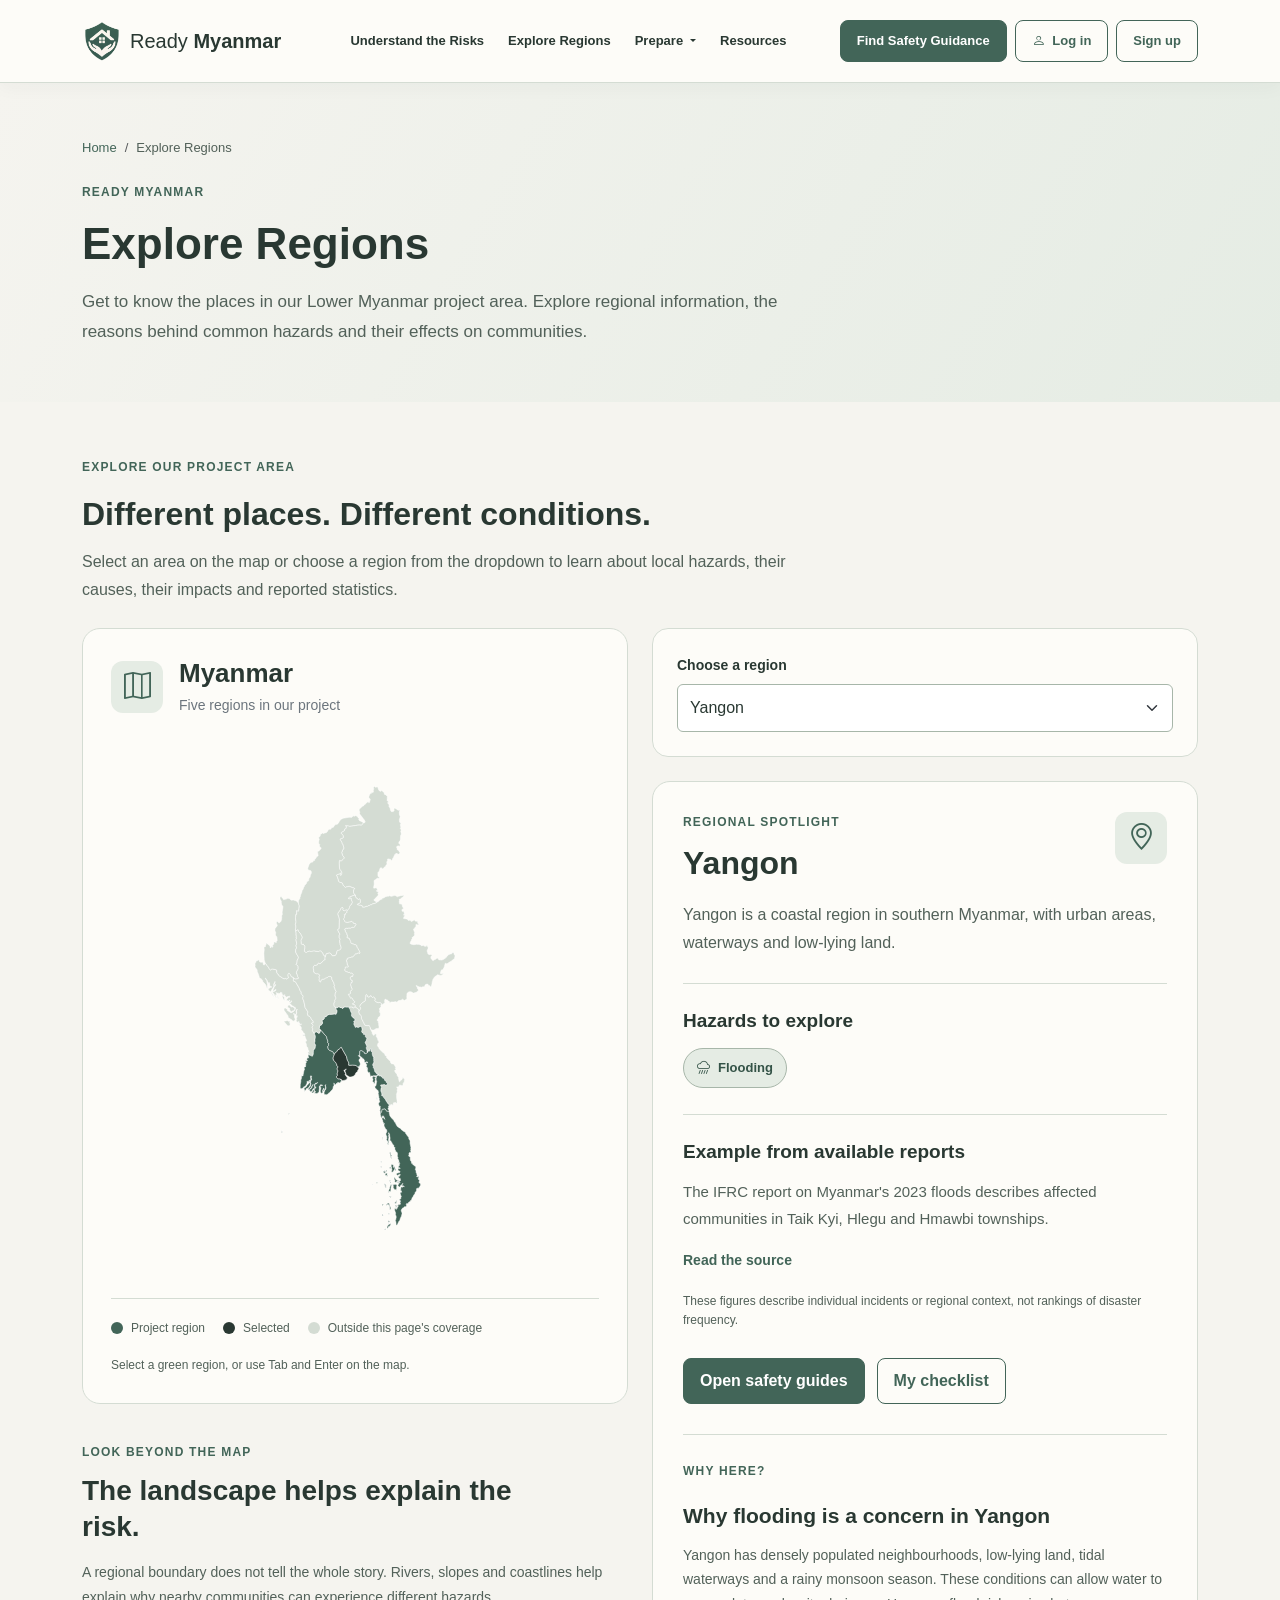
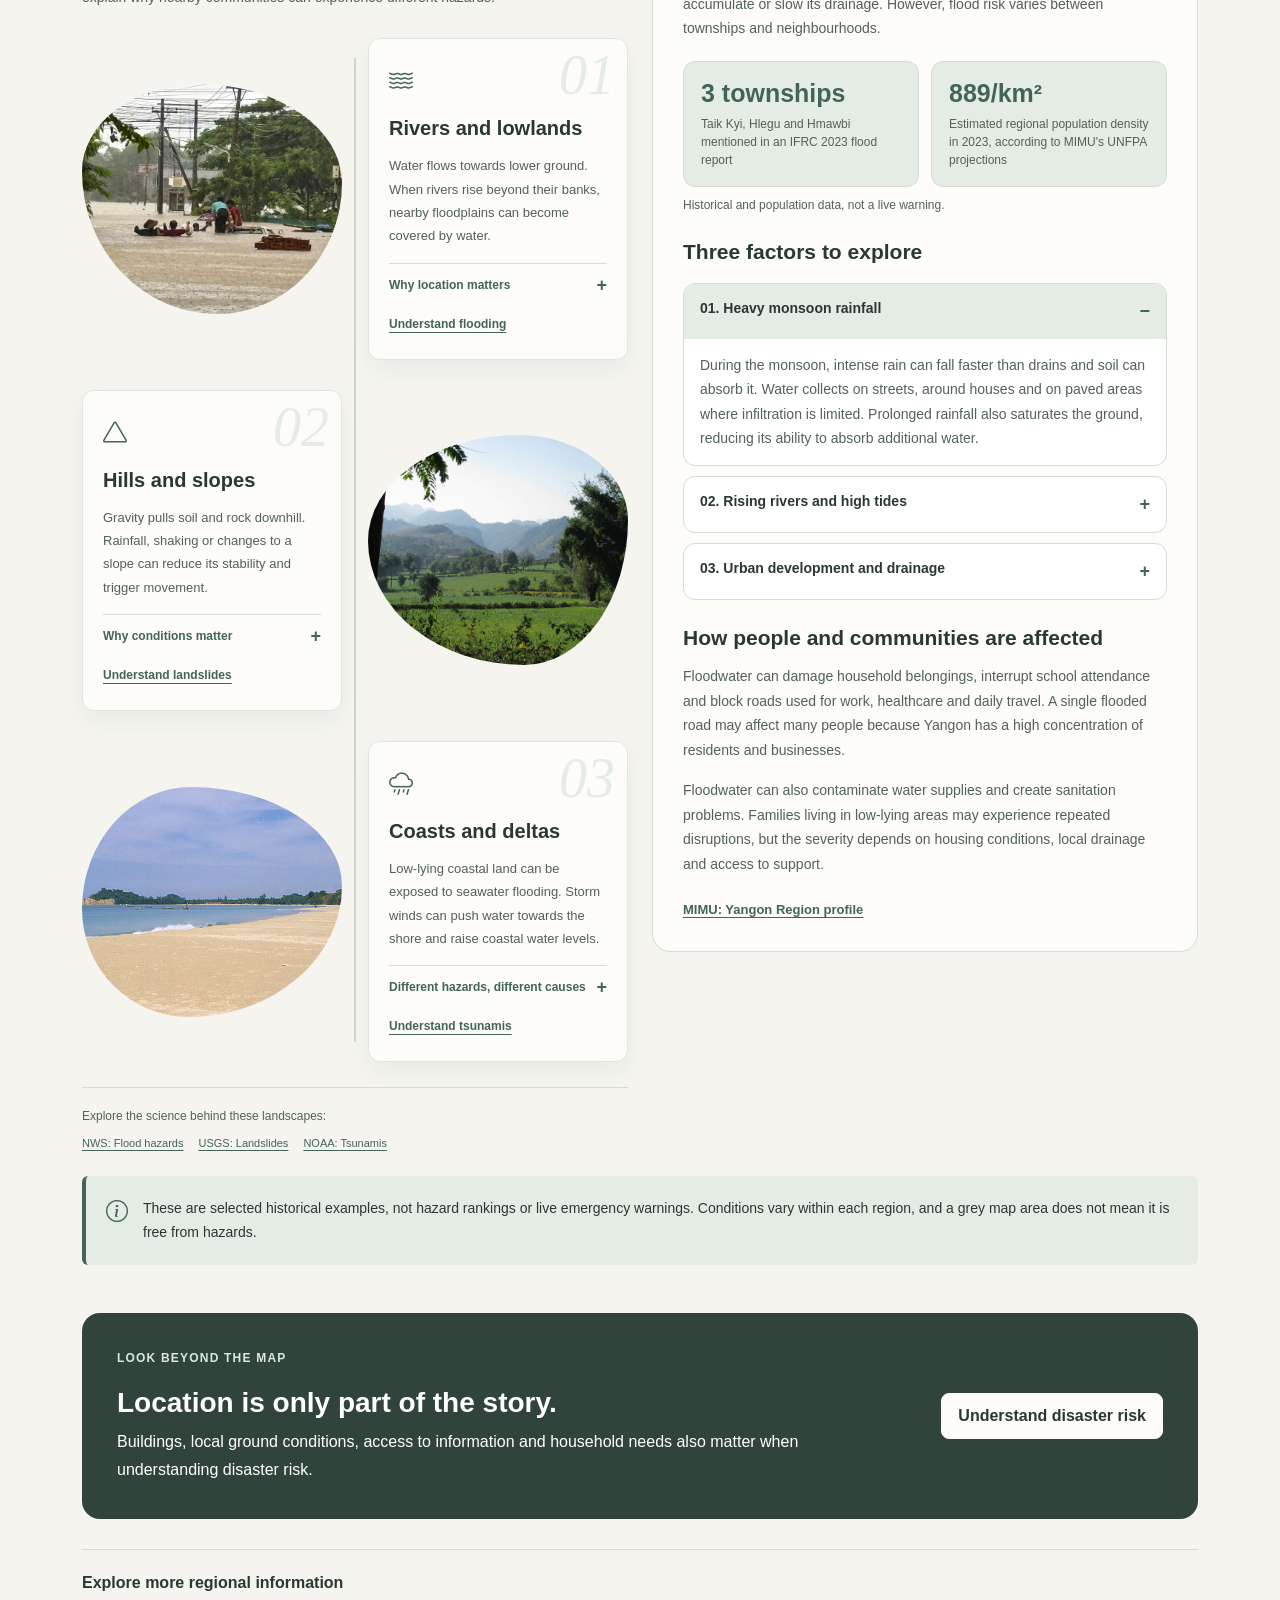
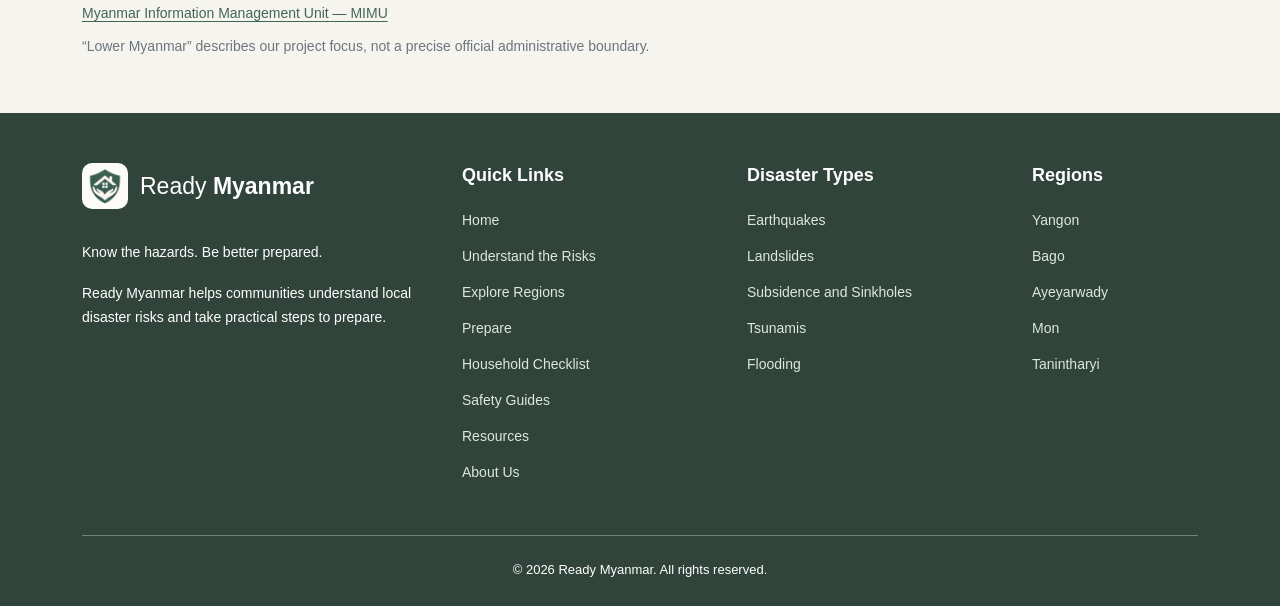
<file: ExploreRG.html>
<!DOCTYPE html>
<html lang="en">
<head>
    <meta charset="UTF-8">
    <meta name="viewport" content="width=device-width, initial-scale=1.0">
    <title>Explore Regions | Ready Myanmar</title>
    <link rel="icon" type="image/png" href="images/ready-myanmar-logo.png">
    <link rel="stylesheet" href="https://cdn.jsdelivr.net/npm/bootstrap@5.3.3/dist/css/bootstrap.min.css">
    <link rel="stylesheet" href="https://cdn.jsdelivr.net/npm/bootstrap-icons@1.11.3/font/bootstrap-icons.min.css">
    <link rel="stylesheet" href="https://unpkg.com/aos@2.3.4/dist/aos.css">
    <link rel="stylesheet" href="regions.css">
</head>
<body>
    <a class="skip-link" href="#mainContent">Skip to content</a>
    <nav class="navbar navbar-expand-xl sticky-top border-bottom py-3"
        aria-label="Main navigation">
        <div class="container">
            <a class="navbar-brand d-flex align-items-center gap-2"
                href="index.html">
                <img class="nav-logo"
                    src="images/ready-myanmar-logo.png"
                    alt=""
                    width="40"
                    height="40">
                <span>Ready <strong>Myanmar</strong></span>
            </a>
            <button class="navbar-toggler collapsed"
                type="button"
                data-bs-toggle="collapse"
                data-bs-target="#mainMenu"
                aria-controls="mainMenu"
                aria-expanded="false"
                aria-label="Toggle navigation">
                <span class="menu-lines">
                    <span></span>
                    <span></span>
                    <span></span>
                </span>
            </button>
            <div class="collapse navbar-collapse" id="mainMenu">
                <ul class="navbar-nav mx-auto align-items-xl-center gap-xl-2">
                    <li class="nav-item">
                        <a class="nav-link" href="UnderstandTR.html">
                            Understand the Risks
                        </a>
                    </li>
                    <li class="nav-item">
                        <a class="nav-link" href="ExploreRG.html">
                            Explore Regions
                        </a>
                    </li>
                    <li class="nav-item dropdown">
                        <button class="nav-link dropdown-toggle"
                            type="button"
                            data-bs-toggle="dropdown"
                            aria-expanded="false">
                            Prepare
                        </button>
                        <ul class="dropdown-menu">
                            <li>
                                <a class="dropdown-item" href="Prepare.html">
                                    <i class="bi bi-backpack me-2"></i>
                                    Prepare overview
                                </a>
                            </li>
                            <li>
                                <a class="dropdown-item" href="Checklist.html">
                                    <i class="bi bi-list-check me-2"></i>
                                    Household checklist
                                </a>
                            </li>
                            <li>
                                <a class="dropdown-item" href="SafetyGuides.html">
                                    <i class="bi bi-shield-check me-2"></i>
                                    Safety guides
                                </a>
                            </li>
                        </ul>
                    </li>
                    <li class="nav-item">
                        <a class="nav-link" href="Resources.html">
                            Resources
                        </a>
                    </li>
                </ul>
                <div class="nav-actions">
                    <a class="btn btn-sage" href="SafetyGuides.html">
                        Find Safety Guidance
                    </a>
                    <div class="account-actions" id="guestActions">
                        <button class="btn btn-outline-sage"
                            type="button"
                            data-bs-toggle="modal"
                            data-bs-target="#authModal"
                            data-auth-view="login">
                            <i class="bi bi-person me-1"></i>
                            Log in
                        </button>
                        <button class="btn btn-outline-sage"
                            type="button"
                            data-bs-toggle="modal"
                            data-bs-target="#authModal"
                            data-auth-view="signup">
                            Sign up
                        </button>
                    </div>
                    <div class="account-actions" id="memberActions" hidden>
                        <span class="account-name">
                            <i class="bi bi-person-check"></i>
                            <span id="accountName"></span>
                        </span>
                        <button class="btn btn-outline-sage"
                            type="button"
                            id="logoutButton">
                            Log out
                        </button>
                    </div>
                </div>
            </div>
        </div>
    </nav>
    <main id="mainContent">
        <section class="page-hero">
            <div class="container" data-aos="fade-up">
                <nav aria-label="Breadcrumb">
                    <ol class="breadcrumb">
                        <li class="breadcrumb-item"><a href="index.html">Home</a></li>
                        <li class="breadcrumb-item active" aria-current="page">Explore Regions</li>
                    </ol>
                </nav>
                <p class="eyebrow">READY MYANMAR</p>
                <h1>Explore Regions</h1>
                <p class="hero-description">Get to know the places in our Lower Myanmar project area. Explore regional information, the reasons behind common hazards and their effects on communities.</p>
            </div>
        </section>
        <section class="page-section">
            <div class="container">
                <div class="region-heading mb-4" data-aos="fade-up">
                    <p class="eyebrow">EXPLORE OUR PROJECT AREA</p>
                    <h2>Different places. Different conditions.</h2>
                    <p class="mb-0">Select an area on the map or choose a region from the dropdown to learn about local hazards, their causes, their impacts and reported statistics.</p>
                </div>
                <div class="row g-4 align-items-start">
                    <div class="col-lg-6">
                        <div class="map-panel" data-aos="fade-up">
                            <div class="d-flex align-items-center gap-3 mb-3">
                                <div class="icon-box"><i class="bi bi-map" aria-hidden="true"></i></div>
                                <div>
                                    <h2 class="mb-1">Myanmar</h2>
                                    <p class="small text-secondary mb-0">Five regions in our project</p>
                                </div>
                            </div>
                            <object class="myanmar-map" id="myanmarMap" data="myanmar-regions.svg" type="image/svg+xml" aria-label="Myanmar map with five selectable project regions">
                                <div class="map-fallback">
                                    <i class="bi bi-map" aria-hidden="true"></i>
                                    <p>The map could not load. Use the region selector to explore the information.</p>
                                </div>
                            </object>
                            <div class="map-legend" aria-label="Map colour key">
                                <span><span class="legend-dot project-dot"></span>Project region</span>
                                <span><span class="legend-dot selected-dot"></span>Selected</span>
                                <span><span class="legend-dot outside-dot"></span>Outside this page's coverage</span>
                            </div>
                            <p class="map-status mb-0" id="mapStatus" role="status">You can use the region selector while the map loads.</p>
                        </div>
                        <section class="landscape-guide" aria-labelledby="landscapeTitle">
                            <div class="landscape-heading" data-aos="fade-up">
                                <p class="eyebrow">LOOK BEYOND THE MAP</p>
                                <h2 id="landscapeTitle">The landscape helps explain the risk.</h2>
                                <p>A regional boundary does not tell the whole story. Rivers, slopes and coastlines help explain why nearby communities can experience different hazards.</p>
                            </div>
                            <div class="landscape-stories">
                                <article class="landscape-story" data-aos="fade-up">
                                    <figure class="landscape-photo">
                                        <img src="images/region-river.jpg" alt="A river landscape and the surrounding land." loading="lazy">
                                    </figure>
                                    <div class="landscape-card">
                                        <span class="landscape-number" aria-hidden="true">01</span>
                                        <i class="bi bi-water landscape-icon" aria-hidden="true"></i>
                                        <h3>Rivers and lowlands</h3>
                                        <p>Water flows towards lower ground. When rivers rise beyond their banks, nearby floodplains can become covered by water.</p>
                                        <details class="landscape-more">
                                            <summary>Why location matters</summary>
                                            <p>Rain falling upstream can contribute to flooding farther downstream. Local elevation and drainage also influence where water collects, so communities within the same region may face different conditions.</p>
                                        </details>
                                        <a class="landscape-link" href="UnderstandTR.html#flooding">Understand flooding</a>
                                    </div>
                                </article>
                                <article class="landscape-story landscape-story-reverse" data-aos="fade-up">
                                    <figure class="landscape-photo">
                                        <img src="images/region-hillside.jpg" alt="A hillside illustrating steep terrain and slope conditions." loading="lazy">
                                    </figure>
                                    <div class="landscape-card">
                                        <span class="landscape-number" aria-hidden="true">02</span>
                                        <i class="bi bi-triangle landscape-icon" aria-hidden="true"></i>
                                        <h3>Hills and slopes</h3>
                                        <p>Gravity pulls soil and rock downhill. Rainfall, shaking or changes to a slope can reduce its stability and trigger movement.</p>
                                        <details class="landscape-more">
                                            <summary>Why conditions matter</summary>
                                            <p>Slope steepness, rock and soil properties, drainage and excavation all influence stability. A mountain location alone does not establish the risk at a particular house or road.</p>
                                        </details>
                                        <a class="landscape-link" href="UnderstandTR.html#landslides">Understand landslides</a>
                                    </div>
                                </article>
                                <article class="landscape-story" data-aos="fade-up">
                                    <figure class="landscape-photo">
                                        <img src="images/region-coast.jpg" alt="A coastal landscape where land meets the sea." loading="lazy">
                                    </figure>
                                    <div class="landscape-card">
                                        <span class="landscape-number" aria-hidden="true">03</span>
                                        <i class="bi bi-cloud-rain landscape-icon" aria-hidden="true"></i>
                                        <h3>Coasts and deltas</h3>
                                        <p>Low-lying coastal land can be exposed to seawater flooding. Storm winds can push water towards the shore and raise coastal water levels.</p>
                                        <details class="landscape-more">
                                            <summary>Different hazards, different causes</summary>
                                            <p>Storm surge is driven by a storm. A tsunami comes from sudden water displacement, often associated with an earthquake. Coastal shape and land elevation influence how either event affects a location.</p>
                                        </details>
                                        <a class="landscape-link" href="UnderstandTR.html#tsunamis">Understand tsunamis</a>
                                    </div>
                                </article>
                            </div>
                            <div class="landscape-sources">
                                <p>Explore the science behind these landscapes:</p>
                                <a href="https://www.weather.gov/safety/flood-hazards" target="_blank" rel="noopener noreferrer">NWS: Flood hazards</a>
                                <a href="https://www.usgs.gov/programs/landslide-hazards/what-are-landslides-how-can-they-affect-me" target="_blank" rel="noopener noreferrer">USGS: Landslides</a>
                                <a href="https://www.noaa.gov/jetstream/tsunamis" target="_blank" rel="noopener noreferrer">NOAA: Tsunamis</a>
                            </div>
                        </section>
                    </div>
                    <div class="col-lg-6">
                        <div class="region-selector" data-aos="fade-up">
                            <label class="form-label" for="regionSelect">Choose a region</label>
                            <select class="form-select" id="regionSelect" aria-controls="regionalPanels">
                                <option value="yangon">Yangon</option>
                                <option value="bago">Bago</option>
                                <option value="ayeyarwady">Ayeyarwady</option>
                                <option value="mon">Mon</option>
                                <option value="tanintharyi">Tanintharyi</option>
                            </select>
                            <p class="visually-hidden" id="selectionStatus" role="status"></p>
                        </div>
                        <div id="regionalPanels">
                            <article class="region-panel mt-4" data-region-panel="yangon" data-map-id="MM06" aria-labelledby="yangonTitle">
                                <div class="region-title-row">
                                    <div>
                                        <p class="eyebrow">REGIONAL SPOTLIGHT</p>
                                        <h2 id="yangonTitle">Yangon</h2>
                                    </div>
                                    <div class="icon-box"><i class="bi bi-geo-alt" aria-hidden="true"></i></div>
                                </div>
                                <p class="region-introduction">Yangon is a coastal region in southern Myanmar, with urban areas, waterways and low-lying land.</p>
                                <div class="region-detail">
                                    <h3>Hazards to explore</h3>
                                    <div class="region-tags">
                                        <a href="UnderstandTR.html#flooding"><i class="bi bi-cloud-rain-heavy"></i>Flooding</a>
                                    </div>
                                </div>
                                <div class="region-detail">
                                    <h3>Example from available reports</h3>
                                    <p>The IFRC report on Myanmar's 2023 floods describes affected communities in Taik Kyi, Hlegu and Hmawbi townships.</p>
                                    <a class="text-link" href="https://www.themimu.info/sites/themimu.info/files/documents/Report_DREF_Final_Report_-_Myanmar_Flood_2023_IFRC.pdf" target="_blank" rel="noopener noreferrer">Read the source</a>
                                </div>
                                <p class="evidence-context">These figures describe individual incidents or regional context, not rankings of disaster frequency.</p>
                                <div class="region-actions">
                                    <a class="btn btn-sage" href="SafetyGuides.html">Open safety guides</a>
                                    <a class="btn btn-outline-sage" href="Checklist.html">My checklist</a>
                                </div>
                                <section class="region-evidence">
                                    <p class="eyebrow">WHY HERE?</p>
                                    <h3>Why flooding is a concern in Yangon</h3>
                                    <p>Yangon has densely populated neighbourhoods, low-lying land, tidal waterways and a rainy monsoon season. These conditions can allow water to accumulate or slow its drainage. However, flood risk varies between townships and neighbourhoods.</p>
                                    <div class="region-stat-grid" aria-label="Selected figures for Yangon">
                                        <div class="region-stat">
                                            <strong>3 townships</strong>
                                            <span>Taik Kyi, Hlegu and Hmawbi mentioned in an IFRC 2023 flood report</span>
                                        </div>
                                        <div class="region-stat">
                                            <strong>889/km²</strong>
                                            <span>Estimated regional population density in 2023, according to MIMU's UNFPA projections</span>
                                        </div>
                                    </div>
                                    <p class="stat-note">Historical and population data, not a live warning.</p>
                                    <h3>Three factors to explore</h3>
                                    <div class="region-reasons">
                                        <details class="region-reason" open>
                                            <summary>01. Heavy monsoon rainfall</summary>
                                            <p>During the monsoon, intense rain can fall faster than drains and soil can absorb it. Water collects on streets, around houses and on paved areas where infiltration is limited. Prolonged rainfall also saturates the ground, reducing its ability to absorb additional water.</p>
                                        </details>
                                        <details class="region-reason">
                                            <summary>02. Rising rivers and high tides</summary>
                                            <p>Communities near rivers and creeks can experience flooding when water levels rise. High tides may slow drainage into tidal waterways, allowing rainwater to remain in low-lying areas for longer. The effect depends on the location and timing of rainfall.</p>
                                        </details>
                                        <details class="region-reason">
                                            <summary>03. Urban development and drainage</summary>
                                            <p>Roads, rooftops and other hard surfaces prevent water from entering the soil. As a result, more water flows towards drainage systems. Where drains are blocked or cannot handle heavy rainfall, floodwater can accumulate around homes and businesses.</p>
                                        </details>
                                    </div>
                                    <h3>How people and communities are affected</h3>
                                    <p>Floodwater can damage household belongings, interrupt school attendance and block roads used for work, healthcare and daily travel. A single flooded road may affect many people because Yangon has a high concentration of residents and businesses.</p>
                                    <p>Floodwater can also contaminate water supplies and create sanitation problems. Families living in low-lying areas may experience repeated disruptions, but the severity depends on housing conditions, local drainage and access to support.</p>
                                    <a class="region-evidence-source" href="https://themimu.info/states_regions/yangon" target="_blank" rel="noopener noreferrer">MIMU: Yangon Region profile</a>
                                </section>
                            </article>
                            <article class="region-panel mt-4" data-region-panel="bago" data-map-id="MM02" aria-labelledby="bagoTitle" hidden>
                                <div class="region-title-row">
                                    <div>
                                        <p class="eyebrow">REGIONAL SPOTLIGHT</p>
                                        <h2 id="bagoTitle">Bago</h2>
                                    </div>
                                    <div class="icon-box"><i class="bi bi-geo-alt" aria-hidden="true"></i></div>
                                </div>
                                <p class="region-introduction">Bago lies north of Yangon. Local conditions differ between river plains, towns and hill areas.</p>
                                <div class="region-detail">
                                    <h3>Hazards to explore</h3>
                                    <div class="region-tags">
                                        <a href="UnderstandTR.html#flooding"><i class="bi bi-cloud-rain-heavy"></i>Flooding</a>
                                        <a href="UnderstandTR.html#earthquakes"><i class="bi bi-activity"></i>Earthquakes</a>
                                    </div>
                                </div>
                                <div class="region-detail">
                                    <h3>Example from available reports</h3>
                                    <p>MIMU's regional profile records impacts from the 2024 floods and the March 2025 earthquake.</p>
                                    <a class="text-link" href="https://www.themimu.info/states_regions/bago" target="_blank" rel="noopener noreferrer">Read the source</a>
                                </div>
                                <p class="evidence-context">These figures describe individual incidents or regional context, not rankings of disaster frequency.</p>
                                <div class="region-actions">
                                    <a class="btn btn-sage" href="SafetyGuides.html">Open safety guides</a>
                                    <a class="btn btn-outline-sage" href="Checklist.html">My checklist</a>
                                </div>
                                <section class="region-evidence">
                                    <p class="eyebrow">WHY HERE?</p>
                                    <h3>Why river flooding and earthquakes matter in Bago</h3>
                                    <p>Bago includes river plains, agricultural areas and higher terrain. Heavy monsoon rainfall and rising rivers create recurring flood concerns, while earthquakes are a separate geological hazard associated with fault movement.</p>
                                    <div class="region-stat-grid" aria-label="Selected figures for Bago">
                                        <div class="region-stat">
                                            <strong>100,000+</strong>
                                            <span>People reported severely affected by flooding across Bago in September 2024</span>
                                        </div>
                                        <div class="region-stat">
                                            <strong>6 townships</strong>
                                            <span>Bago townships covered by the September 2024 UN report</span>
                                        </div>
                                    </div>
                                    <p class="stat-note">UN report dated 22 September 2024, not an annual average.</p>
                                    <h3>Three factors to explore</h3>
                                    <div class="region-reasons">
                                        <details class="region-reason" open>
                                            <summary>01. Heavy rain feeding rivers</summary>
                                            <p>Rain falling across a large catchment flows into streams and rivers. During prolonged monsoon rainfall, river levels can rise beyond their banks. Water can then spread onto nearby plains and settlements, including places where local rainfall is not especially intense.</p>
                                        </details>
                                        <details class="region-reason">
                                            <summary>02. Flat farmland and slow drainage</summary>
                                            <p>Floodwater can spread across low-lying agricultural areas and remain there when drainage is slow. Farms, roads and villages close to river channels may be affected together, increasing damage to crops, transport and household livelihoods.</p>
                                        </details>
                                        <details class="region-reason">
                                            <summary>03. Earthquake shaking</summary>
                                            <p>Movement along geological faults releases energy that shakes the ground. Local soil conditions and building construction influence the severity of damage. This is a different process from flooding, although both hazards can affect the same community.</p>
                                        </details>
                                    </div>
                                    <h3>How people and communities are affected</h3>
                                    <p>Floods can damage homes, rice fields, stored crops and agricultural equipment. When roads or bridges become impassable, families may struggle to reach markets, schools or medical care. Farmers can lose income even after floodwater recedes.</p>
                                    <p>Earthquakes may separately damage buildings, roads and water pipes. In September 2024, a UN report estimated that more than 100,000 people were severely affected by flooding across six Bago townships, showing the scale of one reported event rather than a typical year.</p>
                                    <a class="region-evidence-source" href="https://myanmar.un.org/en/280006-myanmar-flash-flood-update-no-2" target="_blank" rel="noopener noreferrer">United Nations: Flood Flash Update, September 2024</a>
                                </section>
                            </article>
                            <article class="region-panel mt-4" data-region-panel="ayeyarwady" data-map-id="MM07" aria-labelledby="ayeyarwadyTitle" hidden>
                                <div class="region-title-row">
                                    <div>
                                        <p class="eyebrow">REGIONAL SPOTLIGHT</p>
                                        <h2 id="ayeyarwadyTitle">Ayeyarwady</h2>
                                    </div>
                                    <div class="icon-box"><i class="bi bi-geo-alt" aria-hidden="true"></i></div>
                                </div>
                                <p class="region-introduction">Ayeyarwady includes the delta region, river channels, agricultural land and low-lying coastal areas.</p>
                                <div class="region-detail">
                                    <h3>Hazards to explore</h3>
                                    <div class="region-tags">
                                        <a href="UnderstandTR.html#flooding"><i class="bi bi-cloud-rain-heavy"></i>Flooding</a>
                                    </div>
                                </div>
                                <div class="region-detail">
                                    <h3>Example from available reports</h3>
                                    <p>MIMU describes exposure to flooding and storm surges. The region was severely affected by Cyclone Nargis in 2008.</p>
                                    <a class="text-link" href="https://www.themimu.info/states_regions/ayeyarwady" target="_blank" rel="noopener noreferrer">Read the source</a>
                                </div>
                                <p class="evidence-context">These figures describe individual incidents or regional context, not rankings of disaster frequency.</p>
                                <div class="region-actions">
                                    <a class="btn btn-sage" href="SafetyGuides.html">Open safety guides</a>
                                    <a class="btn btn-outline-sage" href="Checklist.html">My checklist</a>
                                </div>
                                <section class="region-evidence">
                                    <p class="eyebrow">WHY HERE?</p>
                                    <h3>Why the Ayeyarwady Delta faces flooding and storm surges</h3>
                                    <p>Ayeyarwady includes low-lying delta land, river channels and coastal communities. River flooding and seawater flooding are different processes, but both can affect homes and livelihoods in the delta.</p>
                                    <div class="region-stat-grid" aria-label="Selected figures for Ayeyarwady">
                                        <div class="region-stat">
                                            <strong>7 townships</strong>
                                            <span>Ayeyarwady townships highlighted as heavily hit by Cyclone Nargis in 2008</span>
                                        </div>
                                        <div class="region-stat">
                                            <strong>2.4 million</strong>
                                            <span>People affected by Cyclone Nargis across Myanmar, not Ayeyarwady alone</span>
                                        </div>
                                    </div>
                                    <p class="stat-note">Historical Cyclone Nargis figures reported in 2008.</p>
                                    <h3>Three factors to explore</h3>
                                    <div class="region-reasons">
                                        <details class="region-reason" open>
                                            <summary>01. Low-lying delta geography</summary>
                                            <p>Much of the delta is flat and close to sea level. When rivers carry large volumes of monsoon rainwater, floodwater can spread over farmland and settlements. Water may also drain slowly because of the area's low elevation.</p>
                                        </details>
                                        <details class="region-reason">
                                            <summary>02. Cyclones and storm surges</summary>
                                            <p>Strong cyclone winds can push seawater towards the coast, raising coastal water levels. This is called storm surge and is different from a tsunami. Storm surges may be particularly damaging when combined with high tides and heavy rainfall.</p>
                                        </details>
                                        <details class="region-reason">
                                            <summary>03. Farming and river-based livelihoods</summary>
                                            <p>Many communities rely on rice farming, fishing and water transport. These activities often take place close to rivers and coastal areas, so flooding can harm homes, farmland, equipment and access to markets simultaneously.</p>
                                        </details>
                                    </div>
                                    <h3>How people and communities are affected</h3>
                                    <p>Floodwater and storm surges can destroy crops, damage homes and contaminate freshwater supplies. Fishing boats, livestock and agricultural equipment may also be lost, making it difficult for families to resume their livelihoods.</p>
                                    <p>Cyclone Nargis in 2008 demonstrated these risks. An Asian Development Bank report described extensive damage in seven Ayeyarwady townships and estimated around 2.4 million people affected across the cyclone-hit areas of Myanmar overall.</p>
                                    <a class="region-evidence-source" href="https://www.adb.org/documents/myanmar-update-country-developments" target="_blank" rel="noopener noreferrer">Asian Development Bank: Cyclone Nargis, 2008</a>
                                </section>
                            </article>
                            <article class="region-panel mt-4" data-region-panel="mon" data-map-id="MM15" aria-labelledby="monTitle" hidden>
                                <div class="region-title-row">
                                    <div>
                                        <p class="eyebrow">REGIONAL SPOTLIGHT</p>
                                        <h2 id="monTitle">Mon</h2>
                                    </div>
                                    <div class="icon-box"><i class="bi bi-geo-alt" aria-hidden="true"></i></div>
                                </div>
                                <p class="region-introduction">Mon State is in southeastern Myanmar and has a coastline along the Andaman Sea.</p>
                                <div class="region-detail">
                                    <h3>Hazards to explore</h3>
                                    <div class="region-tags">
                                        <a href="UnderstandTR.html#flooding"><i class="bi bi-cloud-rain-heavy"></i>Flooding</a>
                                        <a href="UnderstandTR.html#earthquakes"><i class="bi bi-activity"></i>Earthquakes</a>
                                    </div>
                                </div>
                                <div class="region-detail">
                                    <h3>Example from available reports</h3>
                                    <p>MIMU's profile reports impacts from Typhoon Yagi-related flooding in 2024 and the March 2025 earthquake.</p>
                                    <a class="text-link" href="https://www.themimu.info/states_regions/mon" target="_blank" rel="noopener noreferrer">Read the source</a>
                                </div>
                                <p class="evidence-context">These figures describe individual incidents or regional context, not rankings of disaster frequency.</p>
                                <div class="region-actions">
                                    <a class="btn btn-sage" href="SafetyGuides.html">Open safety guides</a>
                                    <a class="btn btn-outline-sage" href="Checklist.html">My checklist</a>
                                </div>
                                <section class="region-evidence">
                                    <p class="eyebrow">WHY HERE?</p>
                                    <h3>Why Mon State faces flooding and earthquake risks</h3>
                                    <p>Mon State contains coastal land, river systems and hilly areas. Heavy rainfall can cause different types of flooding across this landscape, while earthquake risk comes from geological processes beneath the ground.</p>
                                    <div class="region-stat-grid" aria-label="Selected figures for Mon">
                                        <div class="region-stat">
                                            <strong>US$25m</strong>
                                            <span>Estimated economic damage in Mon from the March 2025 earthquake, reported by MIMU from World Bank data</span>
                                        </div>
                                        <div class="region-stat">
                                            <strong>10 townships</strong>
                                            <span>Townships in Mon State, according to MIMU's regional profile</span>
                                        </div>
                                    </div>
                                    <p class="stat-note">The earthquake figure measures estimated economic damage, not casualties.</p>
                                    <h3>Three factors to explore</h3>
                                    <div class="region-reasons">
                                        <details class="region-reason" open>
                                            <summary>01. Monsoon and storm-related rainfall</summary>
                                            <p>Heavy monsoon rainfall and rain associated with tropical weather systems increase water flowing into streams and rivers. Low-lying areas can experience flooding when waterways overflow or drainage is overwhelmed.</p>
                                        </details>
                                        <details class="region-reason">
                                            <summary>02. Hilly terrain and runoff</summary>
                                            <p>Rainwater can travel quickly downhill in steep terrain. Where soil becomes saturated, slope stability may decrease. Some communities may face fast-moving runoff or landslides, depending on the local ground conditions.</p>
                                        </details>
                                        <details class="region-reason">
                                            <summary>03. Geological fault movement</summary>
                                            <p>Earthquakes happen when energy is released through sudden movement along faults. The effects depend on distance, ground properties and building strength. Coastal location alone does not determine earthquake risk.</p>
                                        </details>
                                    </div>
                                    <h3>How people and communities are affected</h3>
                                    <p>Flooding can block roads, damage farmland and affect drinking-water supplies. These disruptions may prevent people from reaching schools, hospitals and workplaces even when their own homes are not flooded.</p>
                                    <p>Mon was affected by flooding linked to Typhoon Yagi in 2024. MIMU also cites a World Bank estimate of US$25 million in economic damage in Mon State from the earthquake on 28 March 2025, illustrating how different hazards can affect the same region.</p>
                                    <a class="region-evidence-source" href="https://www.themimu.info/states_regions/mon" target="_blank" rel="noopener noreferrer">MIMU: Mon State profile</a>
                                </section>
                            </article>
                            <article class="region-panel mt-4" data-region-panel="tanintharyi" data-map-id="MM05" aria-labelledby="tanintharyiTitle" hidden>
                                <div class="region-title-row">
                                    <div>
                                        <p class="eyebrow">REGIONAL SPOTLIGHT</p>
                                        <h2 id="tanintharyiTitle">Tanintharyi</h2>
                                    </div>
                                    <div class="icon-box"><i class="bi bi-geo-alt" aria-hidden="true"></i></div>
                                </div>
                                <p class="region-introduction">Tanintharyi is in southern Myanmar. This project includes examples from its flood-affected and landslide-affected communities.</p>
                                <div class="region-detail">
                                    <h3>Hazards to explore</h3>
                                    <div class="region-tags">
                                        <a href="UnderstandTR.html#flooding"><i class="bi bi-cloud-rain-heavy"></i>Flooding</a>
                                        <a href="UnderstandTR.html#landslides"><i class="bi bi-triangle"></i>Landslides</a>
                                    </div>
                                </div>
                                <div class="region-detail">
                                    <h3>Example from available reports</h3>
                                    <p>MIMU's 2026 flood collection includes maps of flood-affected villages and landslide areas in the region.</p>
                                    <a class="text-link" href="https://themimu.info/emergencies/floods-2026" target="_blank" rel="noopener noreferrer">Read the source</a>
                                </div>
                                <p class="evidence-context">These figures describe individual incidents or regional context, not rankings of disaster frequency.</p>
                                <div class="region-actions">
                                    <a class="btn btn-sage" href="SafetyGuides.html">Open safety guides</a>
                                    <a class="btn btn-outline-sage" href="Checklist.html">My checklist</a>
                                </div>
                                <section class="region-evidence">
                                    <p class="eyebrow">WHY HERE?</p>
                                    <h3>Why Tanintharyi experiences floods and landslides</h3>
                                    <p>Tanintharyi has a long coastline, river valleys and mountainous terrain. Prolonged rainfall can raise river levels while also saturating steep slopes, meaning flooding and landslides can occur during the same weather event.</p>
                                    <div class="region-stat-grid" aria-label="Selected figures for Tanintharyi">
                                        <div class="region-stat">
                                            <strong>49,371</strong>
                                            <span>People affected by September 2026 floods and landslides, according to a Myanmar Red Cross rapid assessment</span>
                                        </div>
                                        <div class="region-stat">
                                            <strong>7,629</strong>
                                            <span>Houses affected in the same IFRC-reported 2026 assessment</span>
                                        </div>
                                    </div>
                                    <p class="stat-note">Rapid assessment figures reported by the IFRC in October 2026.</p>
                                    <h3>Three factors to explore</h3>
                                    <div class="region-reasons">
                                        <details class="region-reason" open>
                                            <summary>01. Heavy tropical rainfall</summary>
                                            <p>Intense or prolonged rainfall sends large amounts of water into rivers and small streams. When channels cannot carry the water, it can spread into low-lying settlements, roads and agricultural areas.</p>
                                        </details>
                                        <details class="region-reason">
                                            <summary>02. Steep slopes and saturated soil</summary>
                                            <p>Water enters soil and fractured rock during heavy rain. Rising water pressure can reduce the forces holding material on a hillside. Where slopes are susceptible, soil and rock may move downhill as a landslide.</p>
                                        </details>
                                        <details class="region-reason">
                                            <summary>03. Roads crossing rivers and hills</summary>
                                            <p>Roads and bridges often pass through valleys or across hillsides. Flooding or slope failure at one location can cut access to surrounding communities and delay transport, medical support and emergency response.</p>
                                        </details>
                                    </div>
                                    <h3>How people and communities are affected</h3>
                                    <p>Flooding and landslides can affect housing, farmland, roads and bridges. People may temporarily leave unsafe homes, while damaged transport routes make it harder to obtain food, healthcare and other services.</p>
                                    <p>An IFRC report described around 49,371 affected people and 7,629 affected houses after the September 2026 events. It also recorded 9,032 people temporarily displaced across the affected townships. These figures come from an early needs assessment and may be revised.</p>
                                    <a class="region-evidence-source" href="https://go.ifrc.org/emergencies/8111/overview" target="_blank" rel="noopener noreferrer">IFRC: Floods and landslides in Tanintharyi, 2026</a>
                                </section>
                            </article>
                        </div>
                    </div>
                </div>
                <div class="info-note mt-4" data-aos="fade-up">
                    <i class="bi bi-info-circle" aria-hidden="true"></i>
                    <p class="mb-0">These are selected historical examples, not hazard rankings or live emergency warnings. Conditions vary within each region, and a grey map area does not mean it is free from hazards.</p>
                </div>
                <div class="regional-learning mt-5" data-aos="fade-up">
                    <div class="row g-4 align-items-center">
                        <div class="col-lg-8">
                            <p class="eyebrow">LOOK BEYOND THE MAP</p>
                            <h2>Location is only part of the story.</h2>
                            <p class="mb-0">Buildings, local ground conditions, access to information and household needs also matter when understanding disaster risk.</p>
                        </div>
                        <div class="col-lg-4 text-lg-end">
                            <a class="btn btn-cream" href="UnderstandTR.html">Understand disaster risk</a>
                        </div>
                    </div>
                </div>
                <div class="source-links" data-aos="fade-up">
                    <h3>Explore more regional information</h3>
                    <p class="small mb-2"><a href="https://themimu.info/" target="_blank" rel="noopener noreferrer">Myanmar Information Management Unit — MIMU</a></p>
                    <p class="small text-secondary mb-0">“Lower Myanmar” describes our project focus, not a precise official administrative boundary.</p>
                </div>
            </div>
        </section>
        <noscript><div class="container pb-4"><p class="info-note">Enable JavaScript to switch regions and use the interactive map. The Yangon information is available above.</p></div></noscript>
    </main>
    <footer class="site-footer">
        <div class="container">
            <div class="row g-4">
                <div class="col-lg-4">
                    <a class="footer-logo" href="index.html">
                        <img src="images/ready-myanmar-logo.png" alt="" width="46" height="46">
                        <span>Ready <strong>Myanmar</strong></span>
                    </a>
                    <p class="mt-4">Know the hazards. Be better prepared.</p>
                    <p>Ready Myanmar helps communities understand local disaster risks and take practical steps to prepare.</p>
                </div>
                <div class="col-6 col-lg-3">
                    <h3>Quick Links</h3>
                    <ul class="list-unstyled footer-links">
                        <li><a href="index.html">Home</a></li>
                        <li><a href="UnderstandTR.html">Understand the Risks</a></li>
                        <li><a href="ExploreRG.html">Explore Regions</a></li>
                        <li><a href="Prepare.html">Prepare</a></li>
                        <li><a href="Checklist.html">Household Checklist</a></li>
                        <li><a href="SafetyGuides.html">Safety Guides</a></li>
                        <li><a href="Resources.html">Resources</a></li>
                        <li><a href="index.html#about-us">About Us</a></li>
                    </ul>
                </div>
                <div class="col-6 col-lg-3">
                    <h3>Disaster Types</h3>
                    <ul class="list-unstyled footer-links">
                        <li><a href="UnderstandTR.html#earthquakes">Earthquakes</a></li>
                        <li><a href="UnderstandTR.html#landslides">Landslides</a></li>
                        <li><a href="UnderstandTR.html#subsidence">Subsidence and Sinkholes</a></li>
                        <li><a href="UnderstandTR.html#tsunamis">Tsunamis</a></li>
                        <li><a href="UnderstandTR.html#flooding">Flooding</a></li>
                    </ul>
                </div>
                <div class="col-6 col-lg-2">
                    <h3>Regions</h3>
                    <ul class="list-unstyled footer-links">
                        <li><a href="#yangon">Yangon</a></li>
                        <li><a href="#bago">Bago</a></li>
                        <li><a href="#ayeyarwady">Ayeyarwady</a></li>
                        <li><a href="#mon">Mon</a></li>
                        <li><a href="#tanintharyi">Tanintharyi</a></li>
                    </ul>
                </div>
            </div>
            <div class="footer-bottom"><p class="mb-0">© 2026 Ready Myanmar. All rights reserved.</p></div>
        </div>
    </footer>
    <div class="modal fade" id="authModal" tabindex="-1" aria-labelledby="authTitle" aria-hidden="true">
        <div class="modal-dialog modal-dialog-centered">
            <div class="modal-content">
                <div class="modal-header">
                    <div>
                        <p class="eyebrow mb-2">READY MYANMAR</p>
                        <h2 class="modal-title" id="authTitle">Welcome back.</h2>
                    </div>
                    <button class="btn-close" type="button" data-bs-dismiss="modal" aria-label="Close account form"></button>
                </div>
                <div class="modal-body">
                    <p class="auth-note">School demonstration: accounts are saved in this browser only. Please use a made-up password.</p>
                    <div class="auth-stage">
                        <div class="auth-panel" id="authPanel">
                            <div id="loginPanel">
                                <form id="loginForm" novalidate>
                                    <div class="mb-3">
                                        <label class="form-label" for="loginEmail">Email address</label>
                                        <input class="form-control" id="loginEmail" type="email" autocomplete="username" maxlength="254" required>
                                    </div>
                                    <div class="mb-3">
                                        <label class="form-label" for="loginPassword">Password</label>
                                        <input class="form-control" id="loginPassword" type="password" autocomplete="current-password" maxlength="128" required>
                                    </div>
                                    <div class="form-check mb-4">
                                        <input class="form-check-input" id="showLoginPassword" type="checkbox">
                                        <label class="form-check-label" for="showLoginPassword">Show password</label>
                                    </div>
                                    <button class="btn btn-sage w-100" id="loginSubmit" type="submit">Log in</button>
                                    <p class="auth-switch">New here? <button class="switch-button" id="switchToSignup" type="button">Create an account</button></p>
                                </form>
                            </div>
                            <div id="signupPanel" hidden>
                                <form id="signupForm" novalidate>
                                    <div class="mb-3">
                                        <label class="form-label" for="signupName">Your name</label>
                                        <input class="form-control" id="signupName" type="text" autocomplete="name" minlength="2" maxlength="80" required>
                                    </div>
                                    <div class="mb-3">
                                        <label class="form-label" for="signupEmail">Email address</label>
                                        <input class="form-control" id="signupEmail" type="email" autocomplete="username" maxlength="254" required>
                                    </div>
                                    <div class="mb-3">
                                        <label class="form-label" for="signupPassword">Password</label>
                                        <input class="form-control" id="signupPassword" type="password" autocomplete="new-password" minlength="8" maxlength="128" aria-describedby="passwordHelp" required>
                                        <p class="password-help" id="passwordHelp">At least 8 characters, including a special character such as ! @ # $ %</p>
                                    </div>
                                    <div class="mb-3">
                                        <label class="form-label" for="confirmPassword">Confirm password</label>
                                        <input class="form-control" id="confirmPassword" type="password" autocomplete="new-password" maxlength="128" required>
                                    </div>
                                    <div class="form-check mb-4">
                                        <input class="form-check-input" id="showSignupPassword" type="checkbox">
                                        <label class="form-check-label" for="showSignupPassword">Show passwords</label>
                                    </div>
                                    <button class="btn btn-sage w-100" id="signupSubmit" type="submit">Create account</button>
                                    <p class="auth-switch">Already have an account? <button class="switch-button" id="switchToLogin" type="button">Log in</button></p>
                                </form>
                            </div>
                        </div>
                    </div>
                </div>
            </div>
        </div>
    </div>
    <script src="https://cdn.jsdelivr.net/npm/bootstrap@5.3.3/dist/js/bootstrap.bundle.min.js"></script>
    <script src="https://unpkg.com/aos@2.3.4/dist/aos.js"></script>
    <script src="regions.js"></script>
</body>
</html>
</file>
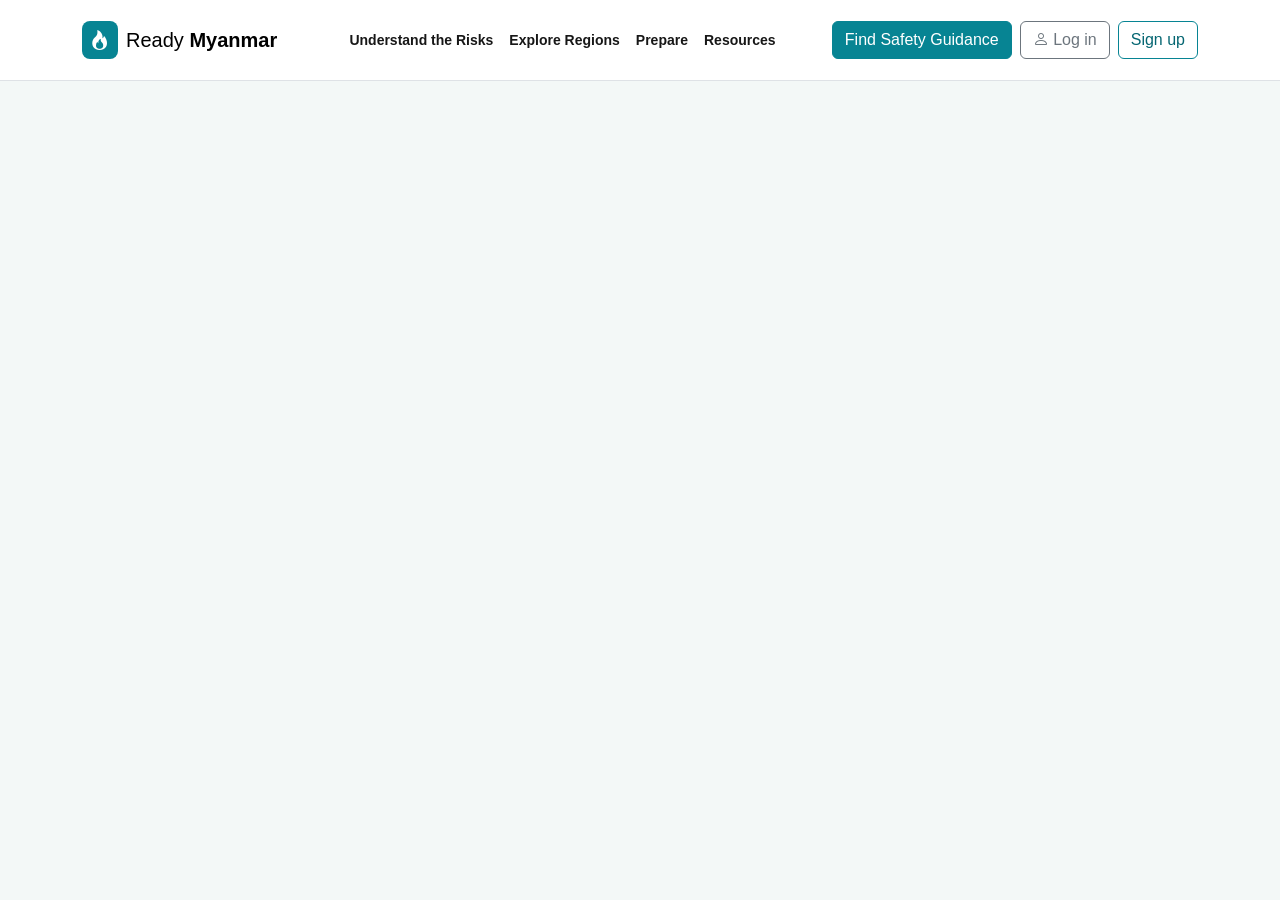
<file: nav bar.html>
<!DOCTYPE html>
<html lang="en">
<head>
    <meta charset="UTF-8">
    <meta name="viewport" content="width=device-width, initial-scale=1.0">
    <title>Ready Myanmar</title>

    <link href="https://cdn.jsdelivr.net/npm/bootstrap@5.3.3/dist/css/bootstrap.min.css" rel="stylesheet">
    <link href="https://cdn.jsdelivr.net/npm/bootstrap-icons@1.11.3/font/bootstrap-icons.min.css" rel="stylesheet">
    <link href="nav bar.css" rel="stylesheet">
</head>
<body>
    <nav class="navbar navbar-expand-xl bg-white border-bottom py-3">
        <div class="container">
            <a class="navbar-brand d-flex align-items-center gap-2" href="index.html">
                <i class="bi bi-fire brand-icon" aria-hidden="true"></i>
                <span>Ready <strong>Myanmar</strong></span>
            </a>

            <button
                class="navbar-toggler"
                type="button"
                data-bs-toggle="collapse"
                data-bs-target="#mainMenu"
                aria-controls="mainMenu"
                aria-expanded="false"
                aria-label="Toggle navigation"
            >
                <span class="navbar-toggler-icon"></span>
            </button>

            <div class="collapse navbar-collapse" id="mainMenu">
                <ul class="navbar-nav mx-auto">
                    <li class="nav-item">
                        <a class="nav-link" href="risks.html">Understand the Risks</a>
                    </li>
                    <li class="nav-item">
                        <a class="nav-link" href="regions.html">Explore Regions</a>
                    </li>
                    <li class="nav-item">
                        <a class="nav-link" href="prepare.html">Prepare</a>
                    </li>
                    <li class="nav-item">
                        <a class="nav-link" href="resources.html">Resources</a>
                    </li>
                </ul>

                <div class="d-flex flex-wrap gap-2 mt-3 mt-xl-0">
                    <a class="btn btn-teal" href="guidance.html">
                        Find Safety Guidance
                    </a>

                    <button
                        class="btn btn-outline-secondary"
                        type="button"
                        data-bs-toggle="modal"
                        data-bs-target="#loginModal"
                    >
                        <i class="bi bi-person" aria-hidden="true"></i>
                        Log in
                    </button>

                    <button
                        class="btn btn-outline-teal"
                        type="button"
                        data-bs-toggle="modal"
                        data-bs-target="#signupModal"
                    >
                        Sign up
                    </button>
                </div>
            </div>
        </div>
    </nav>

    <div
        class="modal fade"
        id="loginModal"
        tabindex="-1"
        aria-labelledby="loginTitle"
        aria-hidden="true"
    >
        <div class="modal-dialog modal-dialog-centered modal-dialog-scrollable">
            <div class="modal-content">
                <div class="modal-header">
                    <h2 class="modal-title fs-4" id="loginTitle">
                        Welcome back
                    </h2>

                    <button
                        class="btn-close"
                        type="button"
                        data-bs-dismiss="modal"
                        aria-label="Close"
                    ></button>
                </div>

                <div class="modal-body p-4">
                    <p class="text-secondary">
                        Log in to Ready Myanmar.
                    </p>

                    <form id="loginForm">
                        <div class="mb-3">
                            <label class="form-label" for="loginEmail">
                                Email address
                            </label>
                            <input
                                class="form-control"
                                type="email"
                                id="loginEmail"
                                autocomplete="email"
                                required
                            >
                        </div>

                        <div class="mb-3">
                            <label class="form-label" for="loginPassword">
                                Password
                            </label>
                            <input
                                class="form-control"
                                type="password"
                                id="loginPassword"
                                autocomplete="current-password"
                                minlength="8"
                                required
                            >
                        </div>

                        <div class="form-check mb-3">
                            <input
                                class="form-check-input"
                                type="checkbox"
                                id="showLoginPassword"
                            >
                            <label class="form-check-label" for="showLoginPassword">
                                Show password
                            </label>
                        </div>

                        <button class="btn btn-teal w-100" type="submit">
                            Log in
                        </button>

                        <p class="text-success mt-3 mb-0" id="loginMessage" role="status"></p>
                    </form>

                    <p class="text-center mt-4 mb-0">
                        Don't have an account?
                        <button
                            class="btn btn-link p-0 align-baseline"
                            type="button"
                            data-bs-toggle="modal"
                            data-bs-target="#signupModal"
                        >
                            Sign up
                        </button>
                    </p>
                </div>
            </div>
        </div>
    </div>

    <div
        class="modal fade"
        id="signupModal"
        tabindex="-1"
        aria-labelledby="signupTitle"
        aria-hidden="true"
    >
        <div class="modal-dialog modal-dialog-centered modal-dialog-scrollable">
            <div class="modal-content">
                <div class="modal-header">
                    <h2 class="modal-title fs-4" id="signupTitle">
                        Create an account
                    </h2>

                    <button
                        class="btn-close"
                        type="button"
                        data-bs-dismiss="modal"
                        aria-label="Close"
                    ></button>
                </div>

                <div class="modal-body p-4">
                    <p class="text-secondary">
                        Join Ready Myanmar.
                    </p>

                    <form id="signupForm">
                        <div class="mb-3">
                            <label class="form-label" for="signupName">
                                Name
                            </label>
                            <input
                                class="form-control"
                                type="text"
                                id="signupName"
                                autocomplete="name"
                                required
                            >
                        </div>

                        <div class="mb-3">
                            <label class="form-label" for="signupEmail">
                                Email address
                            </label>
                            <input
                                class="form-control"
                                type="email"
                                id="signupEmail"
                                autocomplete="email"
                                required
                            >
                        </div>

                        <div class="mb-3">
                            <label class="form-label" for="signupPassword">
                                Password
                            </label>
                            <input
                                class="form-control"
                                type="password"
                                id="signupPassword"
                                autocomplete="new-password"
                                minlength="8"
                                aria-describedby="passwordHelp"
                                required
                            >
                            <div class="form-text" id="passwordHelp">
                                Use at least 8 characters.
                            </div>
                        </div>

                        <div class="mb-3">
                            <label class="form-label" for="confirmPassword">
                                Confirm password
                            </label>
                            <input
                                class="form-control"
                                type="password"
                                id="confirmPassword"
                                autocomplete="new-password"
                                required
                            >
                        </div>

                        <div class="form-check mb-3">
                            <input
                                class="form-check-input"
                                type="checkbox"
                                id="showSignupPassword"
                            >
                            <label class="form-check-label" for="showSignupPassword">
                                Show passwords
                            </label>
                        </div>

                        <button class="btn btn-teal w-100" type="submit">
                            Sign up
                        </button>

                        <p class="text-success mt-3 mb-0" id="signupMessage" role="status"></p>
                    </form>

                    <p class="text-center mt-4 mb-0">
                        Already have an account?
                        <button
                            class="btn btn-link p-0 align-baseline"
                            type="button"
                            data-bs-toggle="modal"
                            data-bs-target="#loginModal"
                        >
                            Log in
                        </button>
                    </p>
                </div>
            </div>
        </div>
    </div>

    <script src="https://cdn.jsdelivr.net/npm/bootstrap@5.3.3/dist/js/bootstrap.bundle.min.js"></script>
    <script src="nav bar.js"></script>
</body>
</html>
</file>
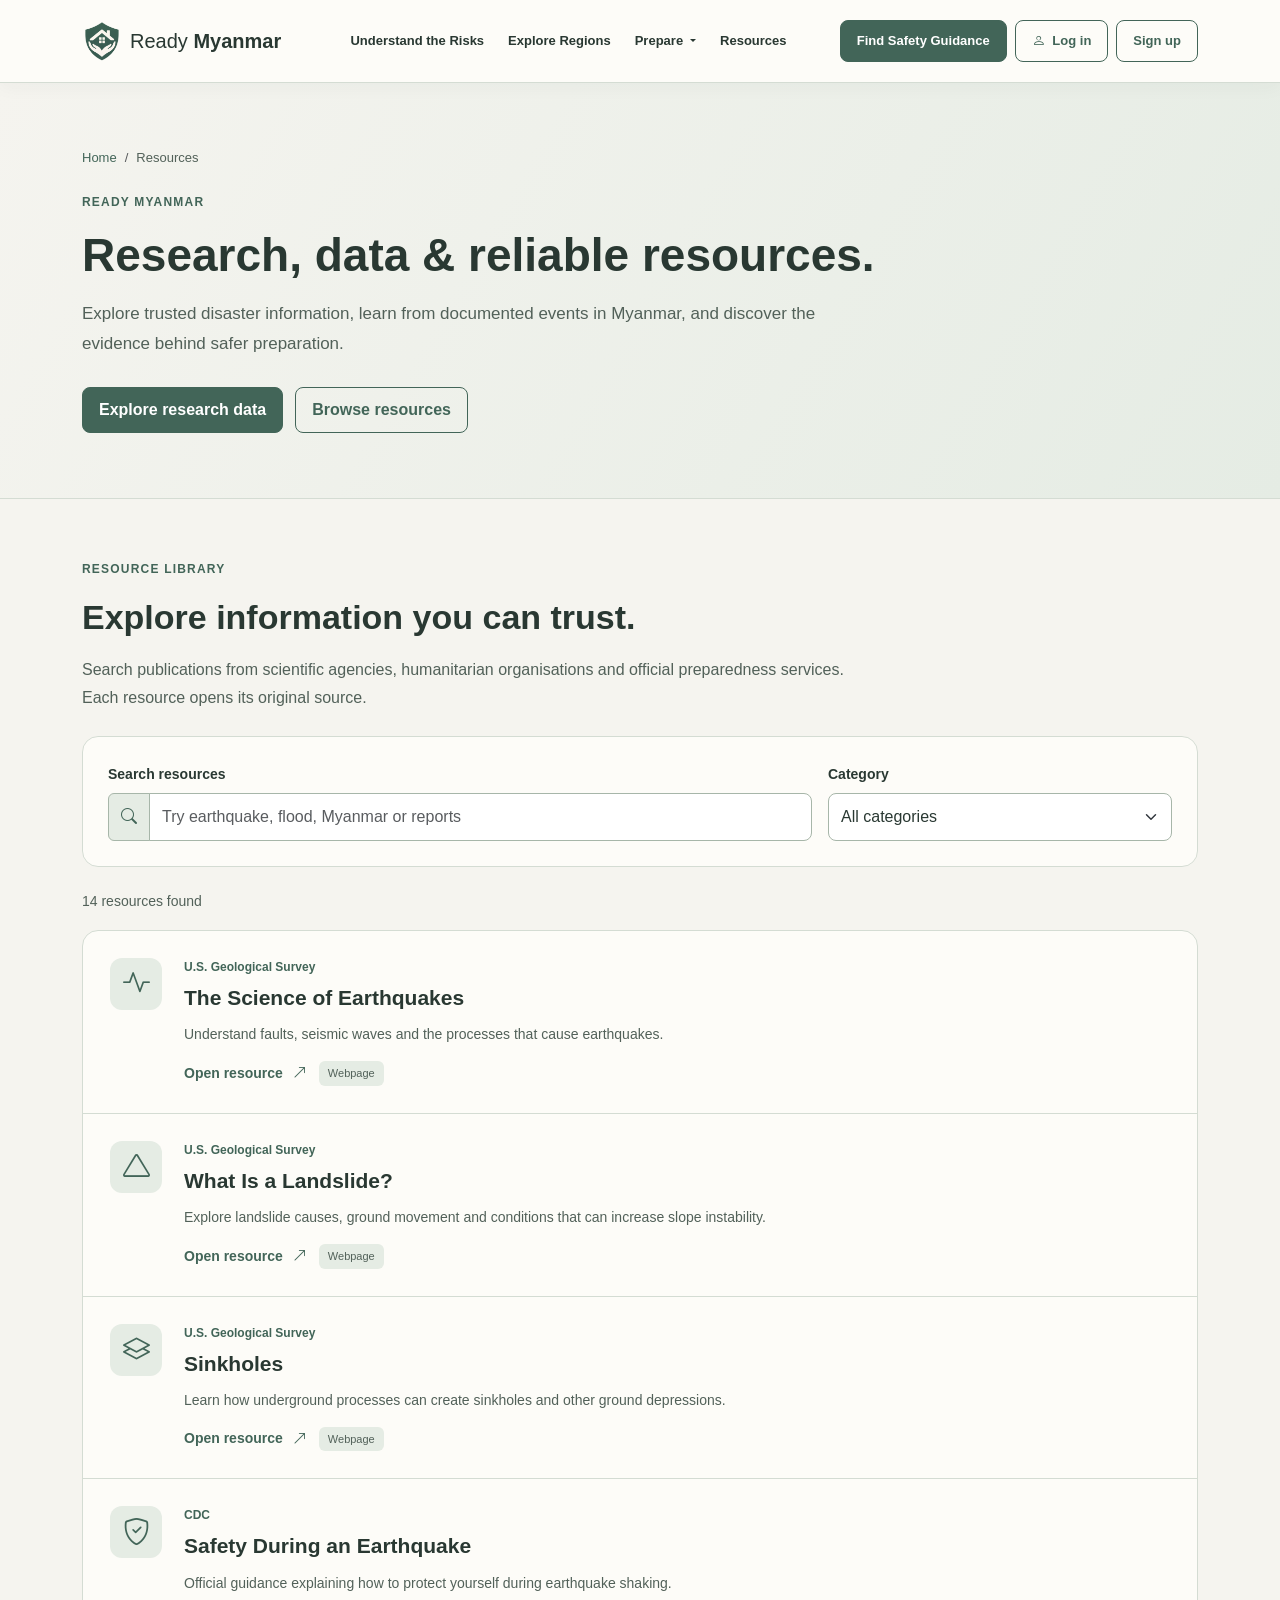
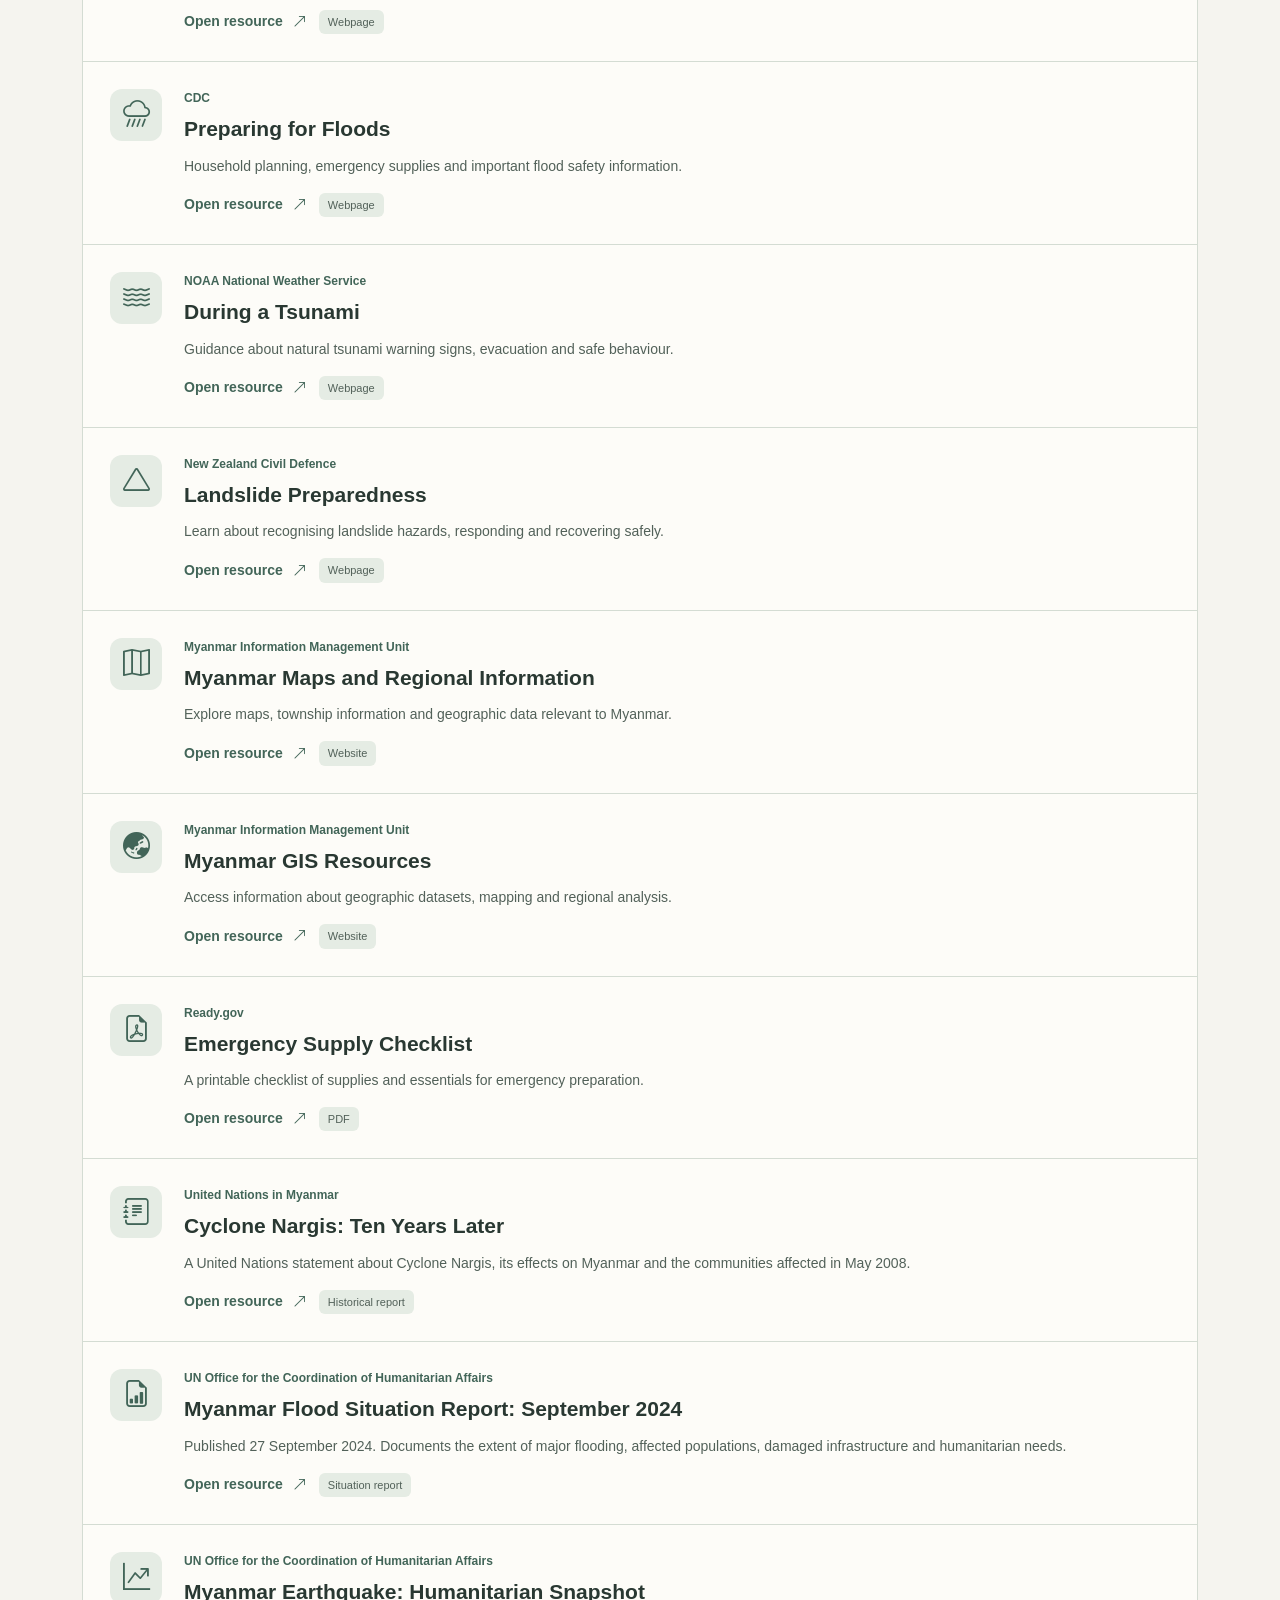
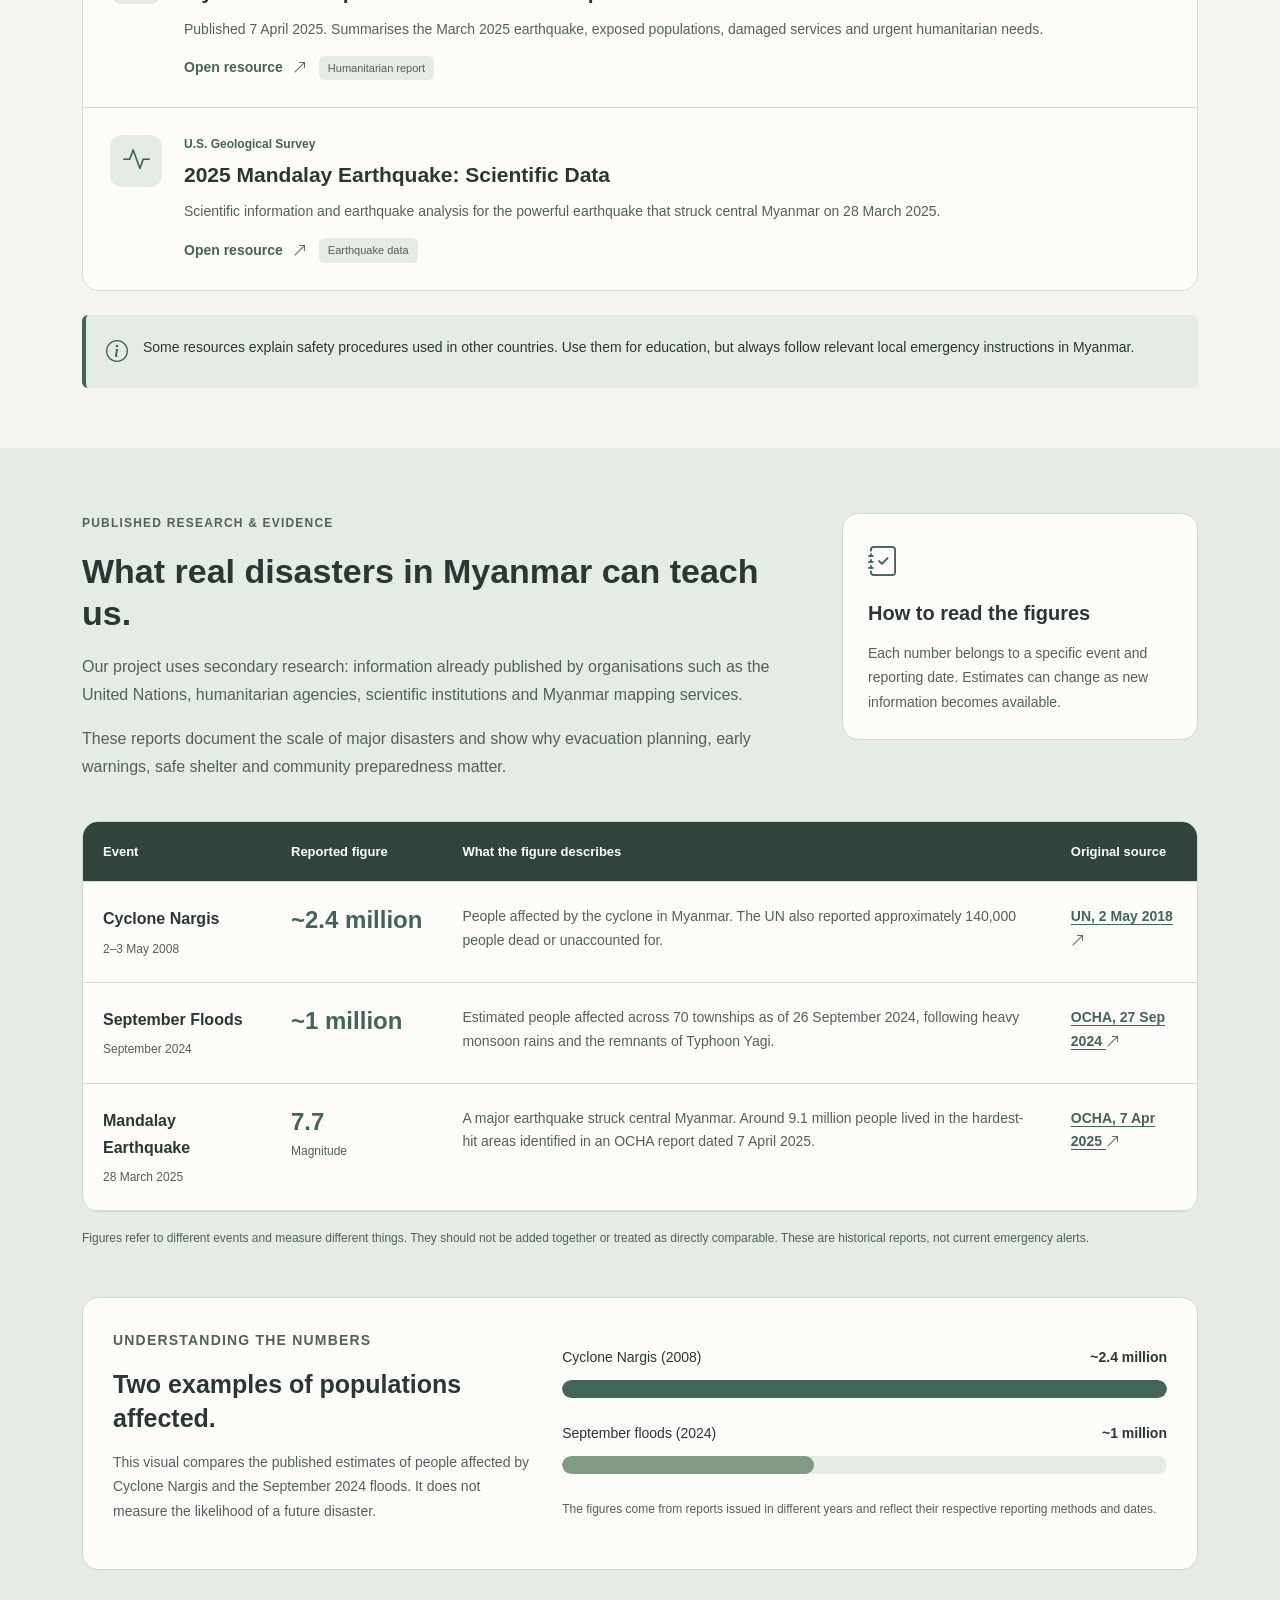
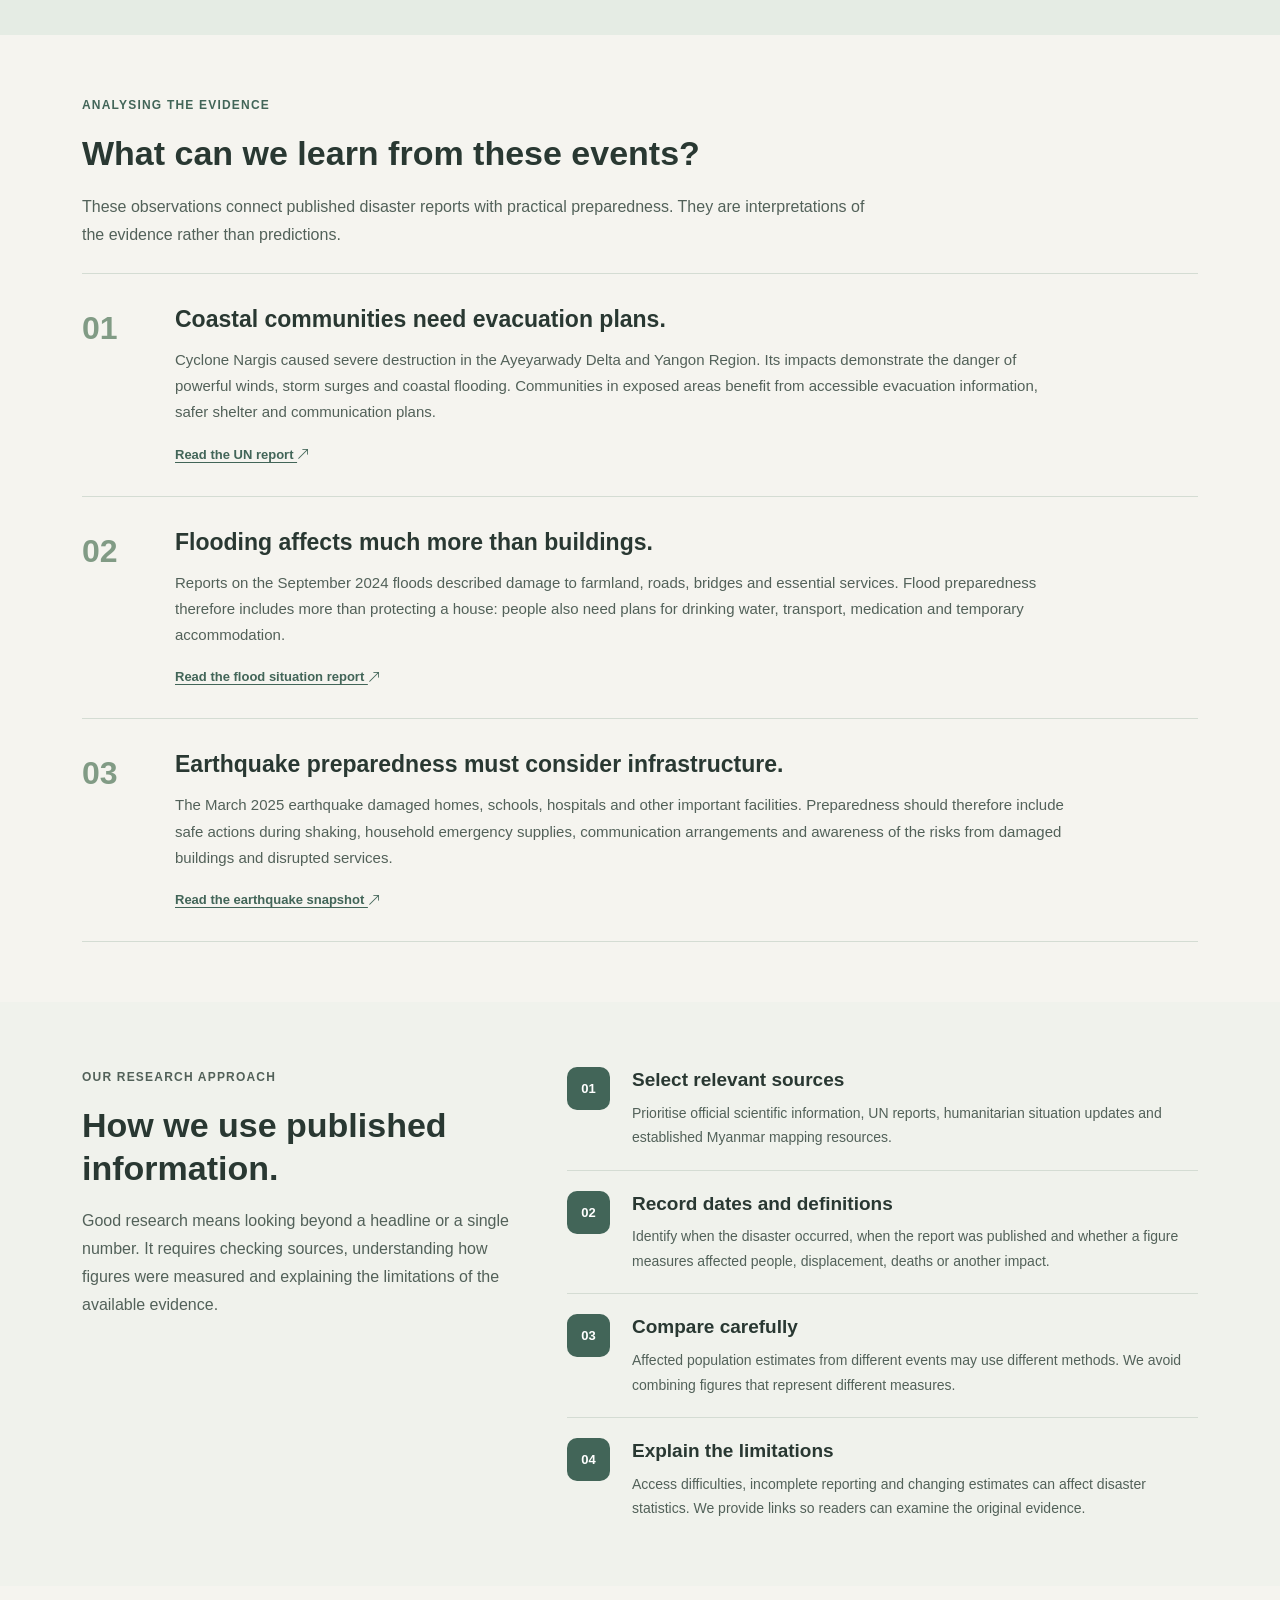
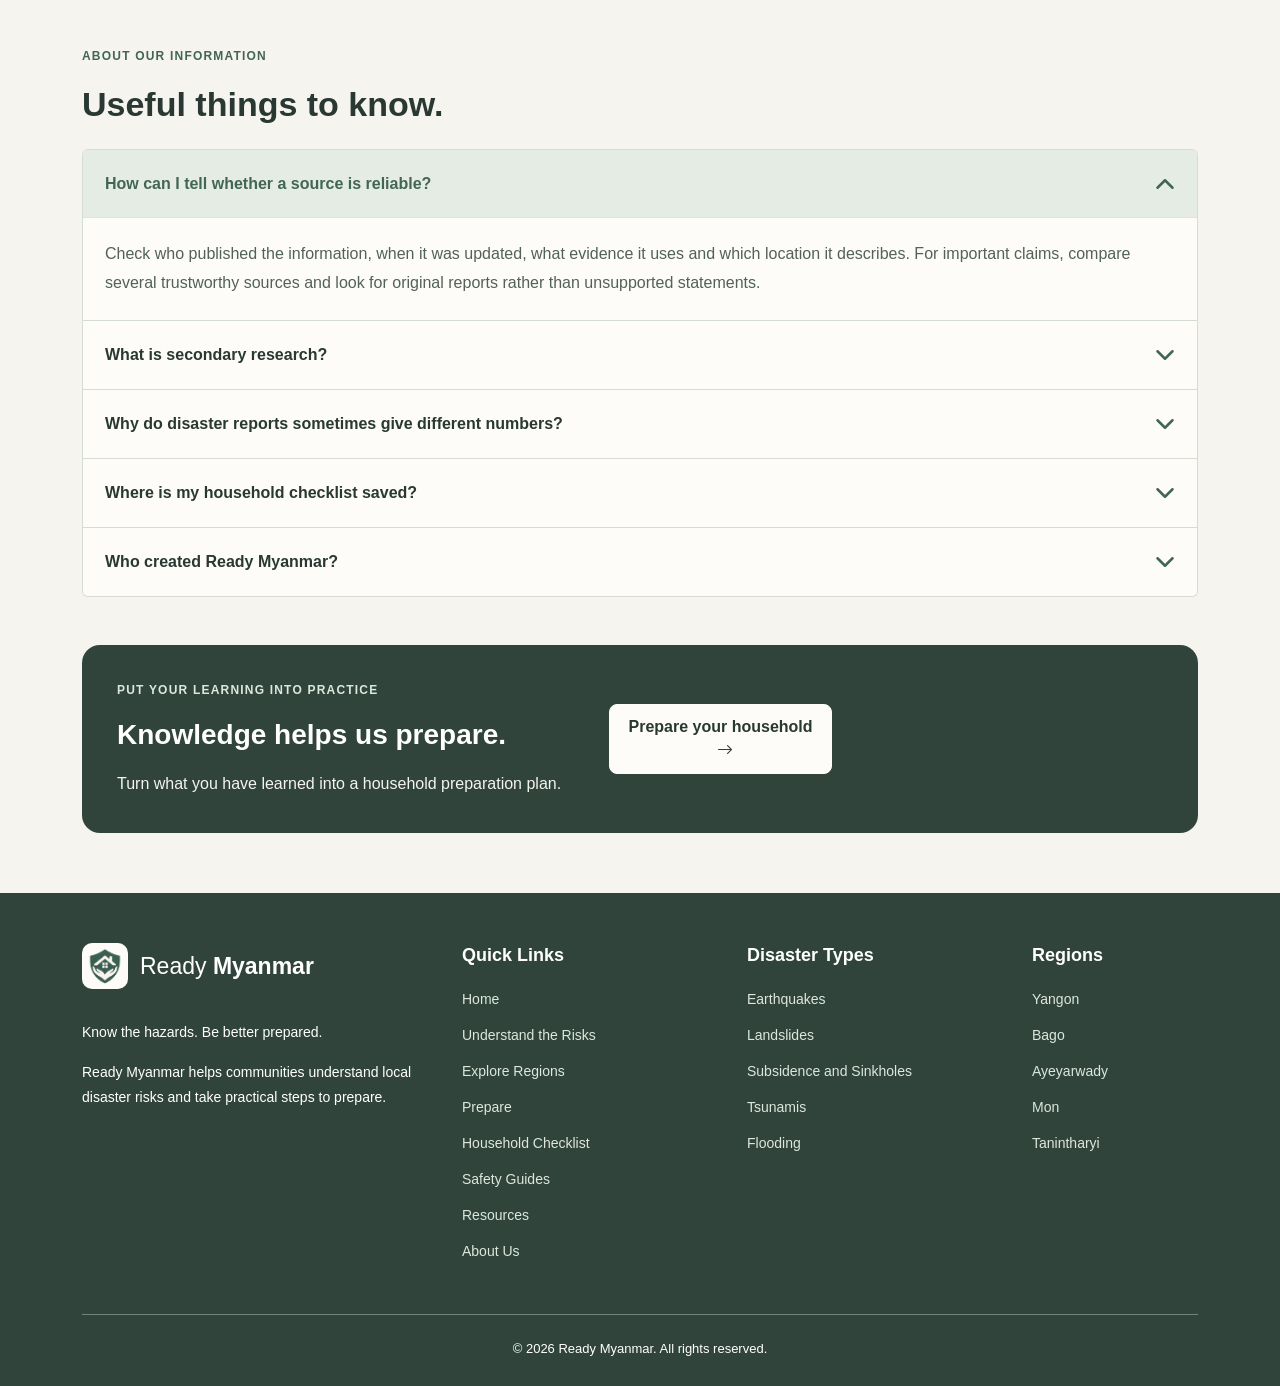
<file: Resources.html>
<!DOCTYPE html>
<html lang="en">
<head>
    <meta charset="UTF-8">
    <meta name="viewport" content="width=device-width, initial-scale=1.0">
    <title>Resources & Research | Ready Myanmar</title>
    <link rel="icon" type="image/png" href="images/ready-myanmar-logo.png">
    <link rel="stylesheet" href="https://cdn.jsdelivr.net/npm/bootstrap@5.3.3/dist/css/bootstrap.min.css">
    <link rel="stylesheet" href="https://cdn.jsdelivr.net/npm/bootstrap-icons@1.11.3/font/bootstrap-icons.min.css">
    <link rel="stylesheet" href="https://unpkg.com/aos@2.3.4/dist/aos.css">
    <link rel="stylesheet" href="resources.css">
</head>
<body>
    <a class="skip-link" href="#mainContent">Skip to content</a>
<nav class="navbar navbar-expand-xl sticky-top border-bottom py-3"
        aria-label="Main navigation">

        <div class="container">

            <a class="navbar-brand d-flex align-items-center gap-2"
                href="index.html">

                <img class="nav-logo"
                    src="images/ready-myanmar-logo.png"
                    alt=""
                    width="40"
                    height="40">

                <span>Ready <strong>Myanmar</strong></span>
            </a>

            <button class="navbar-toggler collapsed"
                type="button"
                data-bs-toggle="collapse"
                data-bs-target="#mainMenu"
                aria-controls="mainMenu"
                aria-expanded="false"
                aria-label="Toggle navigation">

                <span class="menu-lines">
                    <span></span>
                    <span></span>
                    <span></span>
                </span>
            </button>

            <div class="collapse navbar-collapse" id="mainMenu">

                <ul class="navbar-nav mx-auto align-items-xl-center gap-xl-2">

                    <li class="nav-item">
                        <a class="nav-link" href="UnderstandTR.html">
                            Understand the Risks
                        </a>
                    </li>

                    <li class="nav-item">
                        <a class="nav-link" href="ExploreRG.html">
                            Explore Regions
                        </a>
                    </li>

                    <li class="nav-item dropdown">

                        <button class="nav-link dropdown-toggle"
                            type="button"
                            data-bs-toggle="dropdown"
                            aria-expanded="false">
                            Prepare
                        </button>

                        <ul class="dropdown-menu">

                            <li>
                                <a class="dropdown-item" href="Prepare.html">
                                    <i class="bi bi-backpack me-2"></i>
                                    Prepare overview
                                </a>
                            </li>

                            <li>
                                <a class="dropdown-item" href="Checklist.html">
                                    <i class="bi bi-list-check me-2"></i>
                                    Household checklist
                                </a>
                            </li>

                            <li>
                                <a class="dropdown-item" href="SafetyGuides.html">
                                    <i class="bi bi-shield-check me-2"></i>
                                    Safety guides
                                </a>
                            </li>

                        </ul>
                    </li>

                    <li class="nav-item">
                        <a class="nav-link" href="Resources.html">
                            Resources
                        </a>
                    </li>

                </ul>

                <div class="nav-actions">

                    <a class="btn btn-sage" href="SafetyGuides.html">
                        Find Safety Guidance
                    </a>

                    <div class="account-actions" id="guestActions">

                        <button class="btn btn-outline-sage"
                            type="button"
                            data-bs-toggle="modal"
                            data-bs-target="#authModal"
                            data-auth-view="login">
                            <i class="bi bi-person me-1"></i>
                            Log in
                        </button>

                        <button class="btn btn-outline-sage"
                            type="button"
                            data-bs-toggle="modal"
                            data-bs-target="#authModal"
                            data-auth-view="signup">
                            Sign up
                        </button>

                    </div>

                    <div class="account-actions" id="memberActions" hidden>

                        <span class="account-name">
                            <i class="bi bi-person-check"></i>
                            <span id="accountName"></span>
                        </span>

                        <button class="btn btn-outline-sage"
                            type="button"
                            id="logoutButton">
                            Log out
                        </button>

                    </div>

                </div>

            </div>
        </div>
    </nav>
    <main id="mainContent">
        <section class="page-hero">
            <div class="container" data-aos="fade-up">
                <nav aria-label="Breadcrumb">
                    <ol class="breadcrumb">
                        <li class="breadcrumb-item"><a href="index.html">Home</a></li>
                        <li class="breadcrumb-item active" aria-current="page">Resources</li>
                    </ol>
                </nav>
                <p class="eyebrow">READY MYANMAR</p>
                <h1>Research, data & reliable resources.</h1>
                <p class="hero-description">Explore trusted disaster information, learn from documented events in Myanmar, and discover the evidence behind safer preparation.</p>
                <div class="hero-links">
                    <a class="btn btn-sage" href="#research-data">Explore research data</a>
                    <a class="btn btn-outline-sage" href="#resource-library">Browse resources</a>
                </div>
            </div>
        </section>
        <section class="page-section" id="resource-library">
            <div class="container">
                <div class="section-heading mb-4" data-aos="fade-up">
                    <p class="eyebrow">RESOURCE LIBRARY</p>
                    <h2>Explore information you can trust.</h2>
                    <p>Search publications from scientific agencies, humanitarian organisations and official preparedness services. Each resource opens its original source.</p>
                </div>
                <div class="search-panel" data-aos="fade-up">
                    <div class="row g-3">
                        <div class="col-md-8">
                            <label class="form-label" for="resourceSearch">Search resources</label>
                            <div class="input-group">
                                <span class="input-group-text">
                                    <i class="bi bi-search" aria-hidden="true"></i>
                                </span>
                                <input class="form-control" type="search" id="resourceSearch" placeholder="Try earthquake, flood, Myanmar or reports" aria-controls="resourceList">
                            </div>
                        </div>
                        <div class="col-md-4">
                            <label class="form-label" for="resourceCategory">Category</label>
                            <select class="form-select" id="resourceCategory">
                                <option value="all">All categories</option>
                                <option value="science">Hazard science</option>
                                <option value="safety">Safety guidance</option>
                                <option value="maps">Maps and regions</option>
                                <option value="planning">Household planning</option>
                                <option value="reports">Reports and data</option>
                            </select>
                        </div>
                    </div>
                </div>
                <p class="result-count" id="resourceCount" role="status"></p>
                <div class="resource-list" id="resourceList"></div>
                <div class="empty-message" id="resourceEmpty" hidden>
                    <i class="bi bi-search" aria-hidden="true"></i>
                    <h3>No matching resources</h3>
                    <p>Try another search word or choose a different category.</p>
                    <button class="btn btn-outline-sage" type="button" id="resetResources">Clear filters</button>
                </div>
                <div class="info-note mt-4">
                    <i class="bi bi-info-circle" aria-hidden="true"></i>
                    <p class="mb-0">Some resources explain safety procedures used in other countries. Use them for education, but always follow relevant local emergency instructions in Myanmar.</p>
                </div>
                <noscript>
                    <p class="info-note mt-4">Enable JavaScript to search these resources. You can also visit <a href="https://themimu.info/">MIMU</a> for Myanmar-related information.</p>
                </noscript>
            </div>
        </section>
        <section class="research-section" id="research-data">
            <div class="container">
                <div class="row g-4 align-items-start" data-aos="fade-up">
                    <div class="col-lg-8">
                        <p class="eyebrow">PUBLISHED RESEARCH & EVIDENCE</p>
                        <h2>What real disasters in Myanmar can teach us.</h2>
                        <p>Our project uses secondary research: information already published by organisations such as the United Nations, humanitarian agencies, scientific institutions and Myanmar mapping services.</p>
                        <p>These reports document the scale of major disasters and show why evacuation planning, early warnings, safe shelter and community preparedness matter.</p>
                    </div>
                    <div class="col-lg-4">
                        <div class="research-intro-note">
                            <i class="bi bi-journal-check" aria-hidden="true"></i>
                            <h3>How to read the figures</h3>
                            <p>Each number belongs to a specific event and reporting date. Estimates can change as new information becomes available.</p>
                        </div>
                    </div>
                </div>
                <div class="research-table-wrap mt-4" data-aos="fade-up">
                    <table class="table research-table mb-0">
                        <thead>
                            <tr>
                                <th scope="col">Event</th>
                                <th scope="col">Reported figure</th>
                                <th scope="col">What the figure describes</th>
                                <th scope="col">Original source</th>
                            </tr>
                        </thead>
                        <tbody>
                            <tr>
                                <td>
                                    <strong>Cyclone Nargis</strong>
                                    <span>2–3 May 2008</span>
                                </td>
                                <td><strong class="data-value">~2.4 million</strong></td>
                                <td>People affected by the cyclone in Myanmar. The UN also reported approximately 140,000 people dead or unaccounted for.</td>
                                <td><a href="https://myanmar.un.org/en/21807-statement-united-nations-resident-and-humanitarian-coordinator-myanmar-knut-ostby-ten-years" target="_blank" rel="noopener noreferrer">UN, 2 May 2018 <i class="bi bi-arrow-up-right"></i></a></td>
                            </tr>
                            <tr>
                                <td>
                                    <strong>September Floods</strong>
                                    <span>September 2024</span>
                                </td>
                                <td><strong class="data-value">~1 million</strong></td>
                                <td>Estimated people affected across 70 townships as of 26 September 2024, following heavy monsoon rains and the remnants of Typhoon Yagi.</td>
                                <td><a href="https://myanmar.un.org/en/279958-myanmar-flood-situation-report-3-27-september-2024" target="_blank" rel="noopener noreferrer">OCHA, 27 Sep 2024 <i class="bi bi-arrow-up-right"></i></a></td>
                            </tr>
                            <tr>
                                <td>
                                    <strong>Mandalay Earthquake</strong>
                                    <span>28 March 2025</span>
                                </td>
                                <td><strong class="data-value">7.7</strong><span class="data-unit">Magnitude</span></td>
                                <td>A major earthquake struck central Myanmar. Around 9.1 million people lived in the hardest-hit areas identified in an OCHA report dated 7 April 2025.</td>
                                <td><a href="https://myanmar.un.org/en/292288-ocha-myanmar-earthquake-humanitarian-snapshot" target="_blank" rel="noopener noreferrer">OCHA, 7 Apr 2025 <i class="bi bi-arrow-up-right"></i></a></td>
                            </tr>
                        </tbody>
                    </table>
                </div>
                <p class="table-caption mt-3">Figures refer to different events and measure different things. They should not be added together or treated as directly comparable. These are historical reports, not current emergency alerts.</p>
                <div class="evidence-comparison mt-5" data-aos="fade-up">
                    <div class="row g-4">
                        <div class="col-lg-5">
                            <p class="eyebrow">UNDERSTANDING THE NUMBERS</p>
                            <h3>Two examples of populations affected.</h3>
                            <p>This visual compares the published estimates of people affected by Cyclone Nargis and the September 2024 floods. It does not measure the likelihood of a future disaster.</p>
                        </div>
                        <div class="col-lg-7">
                            <div class="comparison-chart">
                                <div class="comparison-item">
                                    <div class="comparison-heading">
                                        <span>Cyclone Nargis (2008)</span>
                                        <strong>~2.4 million</strong>
                                    </div>
                                    <div class="comparison-track"><span class="comparison-fill nargis-fill"></span></div>
                                </div>
                                <div class="comparison-item">
                                    <div class="comparison-heading">
                                        <span>September floods (2024)</span>
                                        <strong>~1 million</strong>
                                    </div>
                                    <div class="comparison-track"><span class="comparison-fill floods-fill"></span></div>
                                </div>
                                <p class="comparison-note mb-0">The figures come from reports issued in different years and reflect their respective reporting methods and dates.</p>
                            </div>
                        </div>
                    </div>
                </div>
            </div>
        </section>
        <section class="page-section" id="research-findings">
            <div class="container">
                <div class="section-heading mb-4" data-aos="fade-up">
                    <p class="eyebrow">ANALYSING THE EVIDENCE</p>
                    <h2>What can we learn from these events?</h2>
                    <p>These observations connect published disaster reports with practical preparedness. They are interpretations of the evidence rather than predictions.</p>
                </div>
                <div class="findings-list">
                    <article class="finding-item" data-aos="fade-up">
                        <div class="finding-number">01</div>
                        <div>
                            <h3>Coastal communities need evacuation plans.</h3>
                            <p>Cyclone Nargis caused severe destruction in the Ayeyarwady Delta and Yangon Region. Its impacts demonstrate the danger of powerful winds, storm surges and coastal flooding. Communities in exposed areas benefit from accessible evacuation information, safer shelter and communication plans.</p>
                            <a href="https://myanmar.un.org/en/21807-statement-united-nations-resident-and-humanitarian-coordinator-myanmar-knut-ostby-ten-years" target="_blank" rel="noopener noreferrer">Read the UN report <i class="bi bi-arrow-up-right"></i></a>
                        </div>
                    </article>
                    <article class="finding-item" data-aos="fade-up">
                        <div class="finding-number">02</div>
                        <div>
                            <h3>Flooding affects much more than buildings.</h3>
                            <p>Reports on the September 2024 floods described damage to farmland, roads, bridges and essential services. Flood preparedness therefore includes more than protecting a house: people also need plans for drinking water, transport, medication and temporary accommodation.</p>
                            <a href="https://myanmar.un.org/en/279958-myanmar-flood-situation-report-3-27-september-2024" target="_blank" rel="noopener noreferrer">Read the flood situation report <i class="bi bi-arrow-up-right"></i></a>
                        </div>
                    </article>
                    <article class="finding-item" data-aos="fade-up">
                        <div class="finding-number">03</div>
                        <div>
                            <h3>Earthquake preparedness must consider infrastructure.</h3>
                            <p>The March 2025 earthquake damaged homes, schools, hospitals and other important facilities. Preparedness should therefore include safe actions during shaking, household emergency supplies, communication arrangements and awareness of the risks from damaged buildings and disrupted services.</p>
                            <a href="https://myanmar.un.org/en/292288-ocha-myanmar-earthquake-humanitarian-snapshot" target="_blank" rel="noopener noreferrer">Read the earthquake snapshot <i class="bi bi-arrow-up-right"></i></a>
                        </div>
                    </article>
                </div>
            </div>
        </section>
        <section class="research-method-section" id="research-method">
            <div class="container">
                <div class="row g-4 g-lg-5">
                    <div class="col-lg-5" data-aos="fade-up">
                        <p class="eyebrow">OUR RESEARCH APPROACH</p>
                        <h2>How we use published information.</h2>
                        <p>Good research means looking beyond a headline or a single number. It requires checking sources, understanding how figures were measured and explaining the limitations of the available evidence.</p>
                    </div>
                    <div class="col-lg-7" data-aos="fade-up">
                        <div class="method-list">
                            <div class="method-step">
                                <span>01</span>
                                <div>
                                    <h3>Select relevant sources</h3>
                                    <p>Prioritise official scientific information, UN reports, humanitarian situation updates and established Myanmar mapping resources.</p>
                                </div>
                            </div>
                            <div class="method-step">
                                <span>02</span>
                                <div>
                                    <h3>Record dates and definitions</h3>
                                    <p>Identify when the disaster occurred, when the report was published and whether a figure measures affected people, displacement, deaths or another impact.</p>
                                </div>
                            </div>
                            <div class="method-step">
                                <span>03</span>
                                <div>
                                    <h3>Compare carefully</h3>
                                    <p>Affected population estimates from different events may use different methods. We avoid combining figures that represent different measures.</p>
                                </div>
                            </div>
                            <div class="method-step">
                                <span>04</span>
                                <div>
                                    <h3>Explain the limitations</h3>
                                    <p>Access difficulties, incomplete reporting and changing estimates can affect disaster statistics. We provide links so readers can examine the original evidence.</p>
                                </div>
                            </div>
                        </div>
                    </div>
                </div>
            </div>
        </section>
        <section class="page-section">
            <div class="container">
                <p class="eyebrow" data-aos="fade-up">ABOUT OUR INFORMATION</p>
                <h2 data-aos="fade-up">Useful things to know.</h2>
                <div class="accordion mt-4" id="resourceQuestions">
                    <div class="accordion-item">
                        <h3 class="accordion-header">
                            <button class="accordion-button" type="button" data-bs-toggle="collapse" data-bs-target="#checkSource" aria-expanded="true" aria-controls="checkSource">How can I tell whether a source is reliable?</button>
                        </h3>
                        <div class="accordion-collapse collapse show" id="checkSource" data-bs-parent="#resourceQuestions">
                            <div class="accordion-body">Check who published the information, when it was updated, what evidence it uses and which location it describes. For important claims, compare several trustworthy sources and look for original reports rather than unsupported statements.</div>
                        </div>
                    </div>
                    <div class="accordion-item">
                        <h3 class="accordion-header">
                            <button class="accordion-button collapsed" type="button" data-bs-toggle="collapse" data-bs-target="#secondaryResearch" aria-expanded="false" aria-controls="secondaryResearch">What is secondary research?</button>
                        </h3>
                        <div class="accordion-collapse collapse" id="secondaryResearch" data-bs-parent="#resourceQuestions">
                            <div class="accordion-body">Secondary research uses information that has already been collected and published by others, such as scientific studies, government documents, maps and humanitarian reports. Readers should be able to identify the original source and reporting date.</div>
                        </div>
                    </div>
                    <div class="accordion-item">
                        <h3 class="accordion-header">
                            <button class="accordion-button collapsed" type="button" data-bs-toggle="collapse" data-bs-target="#differentFigures" aria-expanded="false" aria-controls="differentFigures">Why do disaster reports sometimes give different numbers?</button>
                        </h3>
                        <div class="accordion-collapse collapse" id="differentFigures" data-bs-parent="#resourceQuestions">
                            <div class="accordion-body">Early reports may contain estimates because communication, transport and access to affected locations are difficult. Later assessments may change the figures. Organisations may also use different definitions for people affected, displaced or in need of assistance.</div>
                        </div>
                    </div>
                    <div class="accordion-item">
                        <h3 class="accordion-header">
                            <button class="accordion-button collapsed" type="button" data-bs-toggle="collapse" data-bs-target="#savedData" aria-expanded="false" aria-controls="savedData">Where is my household checklist saved?</button>
                        </h3>
                        <div class="accordion-collapse collapse" id="savedData" data-bs-parent="#resourceQuestions">
                            <div class="accordion-body">Your checklist is saved in this browser on this device. It does not automatically synchronise between devices. Clearing browser data may remove your progress. Website accounts are demonstrations rather than a full online account service.</div>
                        </div>
                    </div>
                    <div class="accordion-item">
                        <h3 class="accordion-header">
                            <button class="accordion-button collapsed" type="button" data-bs-toggle="collapse" data-bs-target="#projectPurpose" aria-expanded="false" aria-controls="projectPurpose">Who created Ready Myanmar?</button>
                        </h3>
                        <div class="accordion-collapse collapse" id="projectPurpose" data-bs-parent="#resourceQuestions">
                            <div class="accordion-body">Ready Myanmar is a Year 9 Fuchsia student project focused on understanding disaster risks in Myanmar and promoting practical preparedness through educational information and interactive tools.</div>
                        </div>
                    </div>
                </div>
                <div class="learning-banner mt-5" data-aos="fade-up">
                    <div class="row align-items-center g-4">
                        <div class="col-lg-8">
                            <p class="eyebrow">PUT YOUR LEARNING INTO PRACTICE</p>
                            <h2>Knowledge helps us prepare.</h2>
                            <p class="mb-0">Turn what you have learned into a household preparation plan.</p>
                        </div>
                        <div class="col-lg-4 text-lg-end">
                            <a class="btn btn-cream" href="Prepare.html">Prepare your household <i class="bi bi-arrow-right ms-2" aria-hidden="true"></i></a>
                        </div>
                    </div>
                </div>
            </div>
        </section>
    </main>
    <footer class="site-footer">
        <div class="container">
            <div class="row g-4">
                <div class="col-lg-4">
                    <a class="footer-logo" href="index.html">
                        <img src="images/ready-myanmar-logo.png" alt="" width="46" height="46">
                        <span>Ready <strong>Myanmar</strong></span>
                    </a>
                    <p class="mt-4">Know the hazards. Be better prepared.</p>
                    <p>Ready Myanmar helps communities understand local disaster risks and take practical steps to prepare.</p>
                </div>
                <div class="col-6 col-lg-3">
                    <h3>Quick Links</h3>
                    <ul class="list-unstyled footer-links">
                        <li><a href="index.html">Home</a></li>
                        <li><a href="UnderstandTR.html">Understand the Risks</a></li>
                        <li><a href="ExploreRG.html">Explore Regions</a></li>
                        <li><a href="Prepare.html">Prepare</a></li>
                        <li><a href="Checklist.html">Household Checklist</a></li>
                        <li><a href="SafetyGuides.html">Safety Guides</a></li>
                        <li><a href="Resources.html">Resources</a></li>
                        <li><a href="index.html#about-us">About Us</a></li>
                    </ul>
                </div>
                <div class="col-6 col-lg-3">
                    <h3>Disaster Types</h3>
                    <ul class="list-unstyled footer-links">
                        <li><a href="UnderstandTR.html#earthquakes">Earthquakes</a></li>
                        <li><a href="UnderstandTR.html#landslides">Landslides</a></li>
                        <li><a href="UnderstandTR.html#subsidence">Subsidence and Sinkholes</a></li>
                        <li><a href="UnderstandTR.html#tsunamis">Tsunamis</a></li>
                        <li><a href="UnderstandTR.html#flooding">Flooding</a></li>
                    </ul>
                </div>
                <div class="col-6 col-lg-2">
                    <h3>Regions</h3>
                    <ul class="list-unstyled footer-links">
                        <li><a href="ExploreRG.html#yangon">Yangon</a></li>
                        <li><a href="ExploreRG.html#bago">Bago</a></li>
                        <li><a href="ExploreRG.html#ayeyarwady">Ayeyarwady</a></li>
                        <li><a href="ExploreRG.html#mon">Mon</a></li>
                        <li><a href="ExploreRG.html#tanintharyi">Tanintharyi</a></li>
                    </ul>
                </div>
            </div>
            <div class="footer-bottom">
                <p class="mb-0">© 2026 Ready Myanmar. All rights reserved.</p>
            </div>
        </div>
    </footer>
    <div class="modal fade" id="authModal" tabindex="-1" aria-labelledby="authTitle" aria-hidden="true">
        <div class="modal-dialog modal-dialog-centered">
            <div class="modal-content">
                <div class="modal-header">
                    <div>
                        <p class="eyebrow mb-2">READY MYANMAR</p>
                        <h2 class="modal-title" id="authTitle">Welcome back.</h2>
                    </div>
                    <button class="btn-close" type="button" data-bs-dismiss="modal" aria-label="Close account form"></button>
                </div>
                <div class="modal-body">
                    <p class="auth-note">School demonstration: accounts are saved in this browser only. Please use a made-up password.</p>
                    <div class="auth-stage">
                        <div class="auth-panel" id="authPanel">
                            <div id="loginPanel">
                                <form id="loginForm" novalidate>
                                    <div class="mb-3">
                                        <label class="form-label" for="loginEmail">Email address</label>
                                        <input class="form-control" id="loginEmail" type="email" autocomplete="username" maxlength="254" required>
                                    </div>
                                    <div class="mb-3">
                                        <label class="form-label" for="loginPassword">Password</label>
                                        <input class="form-control" id="loginPassword" type="password" autocomplete="current-password" maxlength="128" required>
                                    </div>
                                    <div class="form-check mb-4">
                                        <input class="form-check-input" id="showLoginPassword" type="checkbox">
                                        <label class="form-check-label" for="showLoginPassword">Show password</label>
                                    </div>
                                    <button class="btn btn-sage w-100" id="loginSubmit" type="submit">Log in</button>
                                    <p class="auth-switch">New here? <button class="switch-button" id="switchToSignup" type="button">Create an account</button></p>
                                </form>
                            </div>
                            <div id="signupPanel" hidden>
                                <form id="signupForm" novalidate>
                                    <div class="mb-3">
                                        <label class="form-label" for="signupName">Your name</label>
                                        <input class="form-control" id="signupName" type="text" autocomplete="name" minlength="2" maxlength="80" required>
                                    </div>
                                    <div class="mb-3">
                                        <label class="form-label" for="signupEmail">Email address</label>
                                        <input class="form-control" id="signupEmail" type="email" autocomplete="username" maxlength="254" required>
                                    </div>
                                    <div class="mb-3">
                                        <label class="form-label" for="signupPassword">Password</label>
                                        <input class="form-control" id="signupPassword" type="password" autocomplete="new-password" minlength="8" maxlength="128" aria-describedby="passwordHelp" required>
                                        <p class="password-help" id="passwordHelp">At least 8 characters, including a special character such as ! @ # $ %</p>
                                    </div>
                                    <div class="mb-3">
                                        <label class="form-label" for="confirmPassword">Confirm password</label>
                                        <input class="form-control" id="confirmPassword" type="password" autocomplete="new-password" maxlength="128" required>
                                    </div>
                                    <div class="form-check mb-4">
                                        <input class="form-check-input" id="showSignupPassword" type="checkbox">
                                        <label class="form-check-label" for="showSignupPassword">Show passwords</label>
                                    </div>
                                    <button class="btn btn-sage w-100" id="signupSubmit" type="submit">Create account</button>
                                    <p class="auth-switch">Already have an account? <button class="switch-button" id="switchToLogin" type="button">Log in</button></p>
                                </form>
                            </div>
                        </div>
                    </div>
                </div>
            </div>
        </div>
    </div>
    <script src="https://cdn.jsdelivr.net/npm/bootstrap@5.3.3/dist/js/bootstrap.bundle.min.js"></script>
    <script src="https://unpkg.com/aos@2.3.4/dist/aos.js"></script>
    <script src="resources.js"></script>
</body>
</html>
</file>
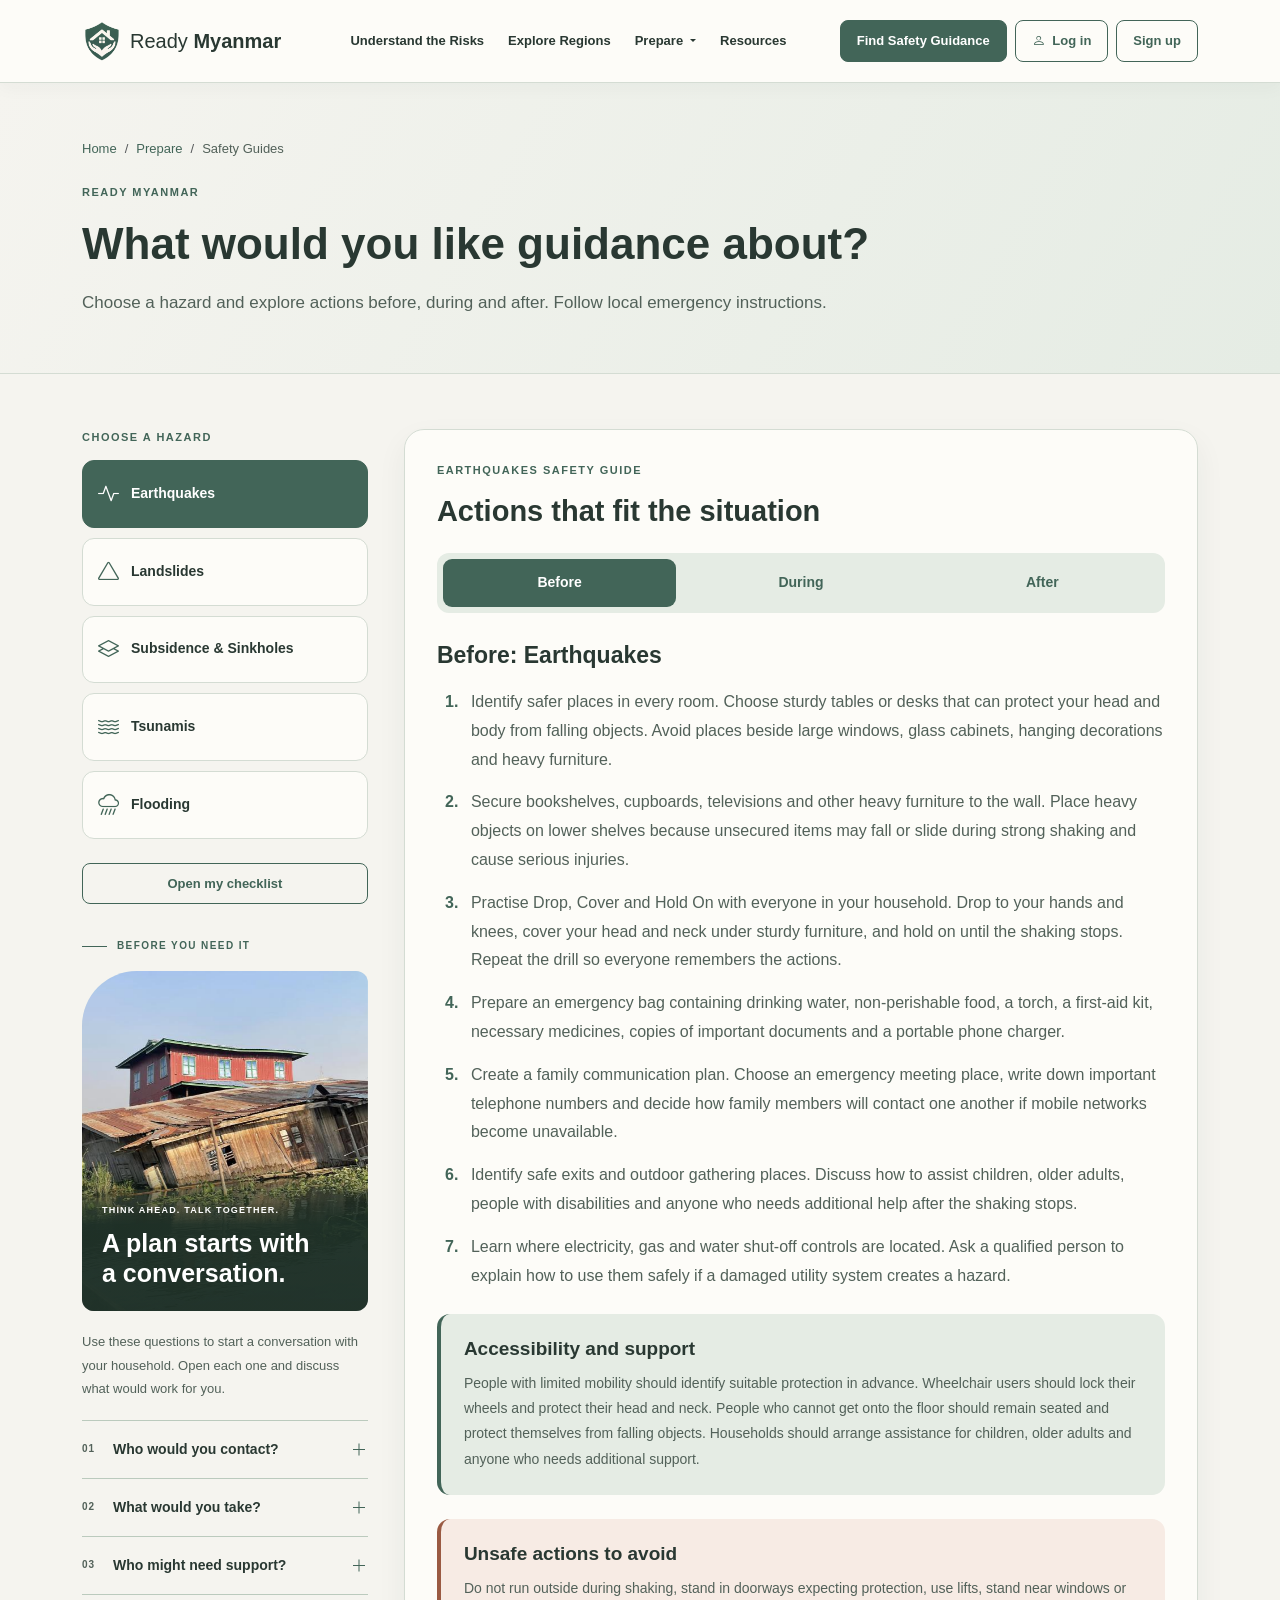
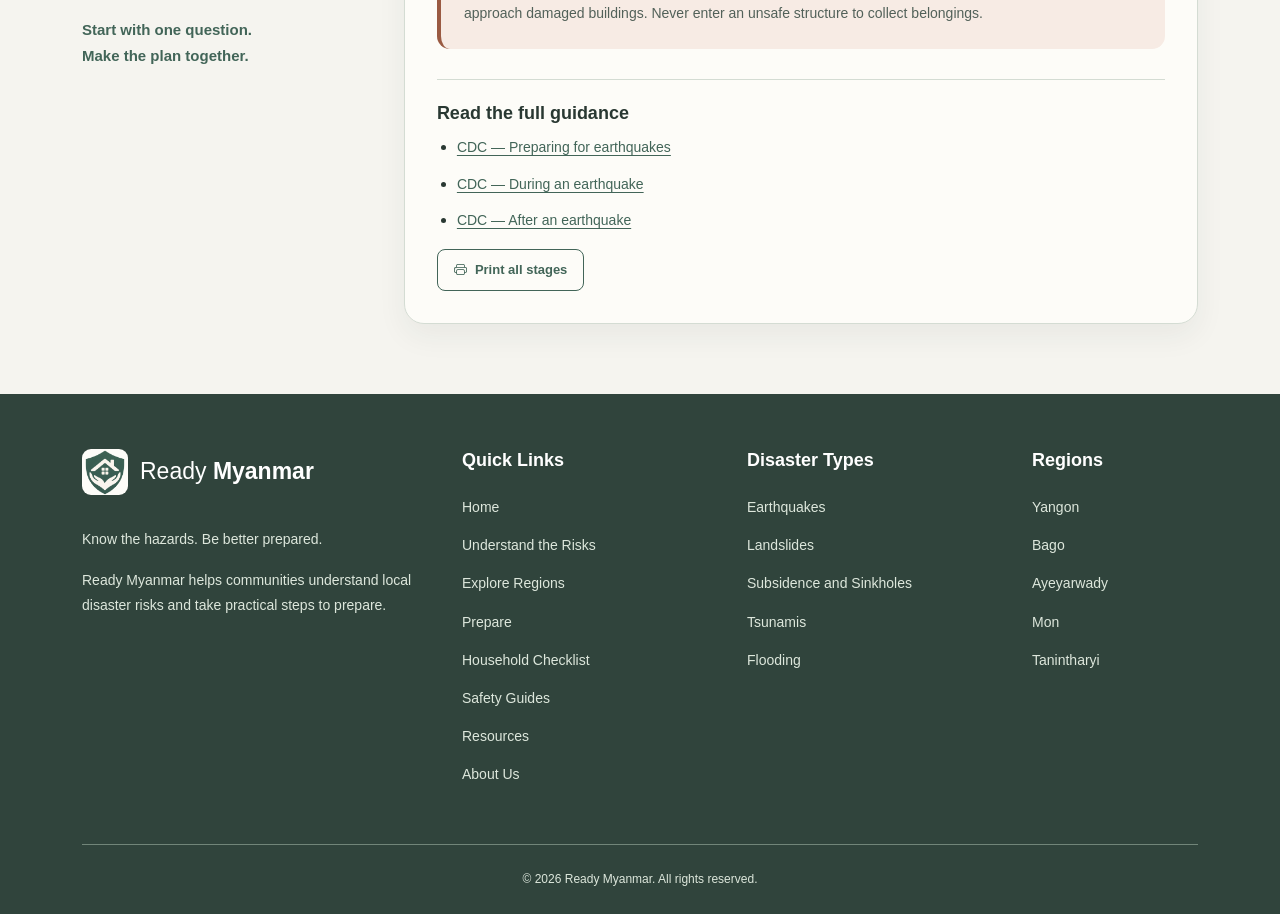
<file: SafetyGuides.html>
<!DOCTYPE html>
<html lang="en">
<head>
    <meta charset="UTF-8">
    <meta name="viewport" content="width=device-width, initial-scale=1.0">
    <title>Safety Guides | Ready Myanmar</title>
    <link rel="icon" type="image/png" href="images/ready-myanmar-logo.png">
    <link rel="stylesheet" href="https://cdn.jsdelivr.net/npm/bootstrap@5.3.3/dist/css/bootstrap.min.css">
    <link rel="stylesheet" href="https://cdn.jsdelivr.net/npm/bootstrap-icons@1.11.3/font/bootstrap-icons.min.css">
    <link rel="stylesheet" href="https://unpkg.com/aos@2.3.4/dist/aos.css">
    <link rel="stylesheet" href="safety.css">
</head>
<body>
    <a class="skip-link" href="#mainContent">Skip to content</a>
        <nav class="navbar navbar-expand-xl sticky-top border-bottom py-3"
        aria-label="Main navigation">
        <div class="container">
            <a class="navbar-brand d-flex align-items-center gap-2"
                href="index.html">
                <img class="nav-logo"
                    src="images/ready-myanmar-logo.png"
                    alt=""
                    width="40"
                    height="40">
                <span>Ready <strong>Myanmar</strong></span>
            </a>
            <button class="navbar-toggler collapsed"
                type="button"
                data-bs-toggle="collapse"
                data-bs-target="#mainMenu"
                aria-controls="mainMenu"
                aria-expanded="false"
                aria-label="Toggle navigation">
                <span class="menu-lines">
                    <span></span>
                    <span></span>
                    <span></span>
                </span>
            </button>
            <div class="collapse navbar-collapse" id="mainMenu">
                <ul class="navbar-nav mx-auto align-items-xl-center gap-xl-2">
                    <li class="nav-item">
                        <a class="nav-link" href="UnderstandTR.html">
                            Understand the Risks
                        </a>
                    </li>
                    <li class="nav-item">
                        <a class="nav-link" href="ExploreRG.html">
                            Explore Regions
                        </a>
                    </li>
                    <li class="nav-item dropdown">
                        <button class="nav-link dropdown-toggle"
                            type="button"
                            data-bs-toggle="dropdown"
                            aria-expanded="false">
                            Prepare
                        </button>
                        <ul class="dropdown-menu">
                            <li>
                                <a class="dropdown-item" href="Prepare.html">
                                    <i class="bi bi-backpack me-2"></i>
                                    Prepare overview
                                </a>
                            </li>
                            <li>
                                <a class="dropdown-item" href="Checklist.html">
                                    <i class="bi bi-list-check me-2"></i>
                                    Household checklist
                                </a>
                            </li>
                            <li>
                                <a class="dropdown-item" href="SafetyGuides.html">
                                    <i class="bi bi-shield-check me-2"></i>
                                    Safety guides
                                </a>
                            </li>
                        </ul>
                    </li>
                    <li class="nav-item">
                        <a class="nav-link" href="Resources.html">
                            Resources
                        </a>
                    </li>
                </ul>
                <div class="nav-actions">
                    <a class="btn btn-sage" href="SafetyGuides.html">
                        Find Safety Guidance
                    </a>
                    <div class="account-actions" id="guestActions">
                        <button class="btn btn-outline-sage"
                            type="button"
                            data-bs-toggle="modal"
                            data-bs-target="#authModal"
                            data-auth-view="login">
                            <i class="bi bi-person me-1"></i>
                            Log in
                        </button>
                        <button class="btn btn-outline-sage"
                            type="button"
                            data-bs-toggle="modal"
                            data-bs-target="#authModal"
                            data-auth-view="signup">
                            Sign up
                        </button>
                    </div>
                    <div class="account-actions" id="memberActions" hidden>
                        <span class="account-name">
                            <i class="bi bi-person-check"></i>
                            <span id="accountName"></span>
                        </span>
                        <button class="btn btn-outline-sage"
                            type="button"
                            id="logoutButton">
                            Log out
                        </button>
                    </div>
                </div>
            </div>
        </div>
    </nav>
    <main id="mainContent">
        <section class="page-hero">
            <div class="container" data-aos="fade-up">
                <nav aria-label="Breadcrumb">
                    <ol class="breadcrumb">
                        <li class="breadcrumb-item"><a href="index.html">Home</a></li>
                        <li class="breadcrumb-item"><a href="Prepare.html">Prepare</a></li>
                        <li class="breadcrumb-item active" aria-current="page">Safety Guides</li>
                    </ol>
                </nav>
                <p class="eyebrow">READY MYANMAR</p>
                <h1>What would you like guidance about?</h1>
                <p class="hero-description">Choose a hazard and explore actions before, during and after. Follow local emergency instructions.</p>
            </div>
        </section>
        <section class="page-section">
            <div class="container">
                <div class="safety-layout">
                    <aside class="safety-navigation no-print" aria-label="Choose a hazard">
                        <p class="eyebrow">CHOOSE A HAZARD</p>
                        <div class="hazard-menu">
                            <button class="hazard-button active" type="button" data-hazard="earthquakes" aria-pressed="true" aria-controls="safetyGuide">
                                <i class="bi bi-activity" aria-hidden="true"></i>Earthquakes
                            </button>
                            <button class="hazard-button" type="button" data-hazard="landslides" aria-pressed="false" aria-controls="safetyGuide">
                                <i class="bi bi-triangle" aria-hidden="true"></i>Landslides
                            </button>
                            <button class="hazard-button" type="button" data-hazard="subsidence" aria-pressed="false" aria-controls="safetyGuide">
                                <i class="bi bi-layers" aria-hidden="true"></i>Subsidence &amp; Sinkholes
                            </button>
                            <button class="hazard-button" type="button" data-hazard="tsunamis" aria-pressed="false" aria-controls="safetyGuide">
                                <i class="bi bi-water" aria-hidden="true"></i>Tsunamis
                            </button>
                            <button class="hazard-button" type="button" data-hazard="flooding" aria-pressed="false" aria-controls="safetyGuide">
                                <i class="bi bi-cloud-rain-heavy" aria-hidden="true"></i>Flooding
                            </button>
                        </div>
                        <a class="btn btn-outline-sage w-100 mt-4" href="Checklist.html">Open my checklist</a>
                    </aside>
                    <article class="content-panel safety-main" id="safetyGuide" aria-labelledby="safetyHeading" data-aos="fade-up">
                        <p class="eyebrow" id="guideLabel">EARTHQUAKES SAFETY GUIDE</p>
                        <h2 id="safetyHeading">Actions that fit the situation</h2>
                        <div class="guide-phases no-print" role="group" aria-label="Choose a stage">
                            <button class="phase-button active" type="button" data-phase="before" aria-pressed="true" aria-controls="screenGuide">Before</button>
                            <button class="phase-button" type="button" data-phase="during" aria-pressed="false" aria-controls="screenGuide">During</button>
                            <button class="phase-button" type="button" data-phase="after" aria-pressed="false" aria-controls="screenGuide">After</button>
                        </div>
                        <p class="visually-hidden" id="guideStatus" role="status"></p>
                        <div class="screen-guide" id="screenGuide">
                            <h3 id="guideTitle"></h3>
                            <ol class="guide-actions" id="guideActions"></ol>
                        </div>
                        <div id="printGuideContent"></div>
                        <div class="support-note mt-4">
                            <h3>Accessibility and support</h3>
                            <p class="mb-0" id="guideSupport"></p>
                        </div>
                        <div class="avoid-box mt-4">
                            <h3>Unsafe actions to avoid</h3>
                            <p class="mb-0" id="guideAvoid"></p>
                        </div>
                        <div class="source-links">
                            <h3>Read the full guidance</h3>
                            <ul id="guideSources"></ul>
                        </div>
                        <button class="btn btn-outline-sage no-print mt-3" type="button" id="printGuide">
                            <i class="bi bi-printer me-2" aria-hidden="true"></i>Print all stages
                        </button>
                        <noscript>
                            <p class="info-note mt-4">Enable JavaScript to display the guides. You can also visit <a href="https://www.ready.gov/">Ready.gov</a> or our <a href="Resources.html">resources page</a>.</p>
                        </noscript>
                    </article>
                    <section class="safety-story no-print" aria-labelledby="storyHeading">
                        <div class="story-heading">
                            <span class="story-heading-line" aria-hidden="true"></span>
                            <p class="eyebrow">BEFORE YOU NEED IT</p>
                        </div>
                        <figure class="story-photograph">
                            <div class="story-photo-stack" id="safetyStoryPhotos">
                                <img src="images/risk-earthquake.jpg" data-story-photo="earthquakes" alt="Earthquake-related photograph illustrating the selected hazard" width="600" height="800" loading="lazy">
                                <img src="images/risk-landslide.jpg" data-story-photo="landslides" alt="Landslide-related photograph illustrating the selected hazard" width="600" height="800" loading="lazy" hidden>
                                <img src="images/risk-sinkhole.jpg" data-story-photo="subsidence" alt="Ground movement photograph illustrating the selected hazard" width="600" height="800" loading="lazy" hidden>
                                <img src="images/risk-tsunami.jpg" data-story-photo="tsunamis" alt="Tsunami-related photograph illustrating the selected hazard" width="600" height="800" loading="lazy" hidden>
                                <img src="images/risk-flooding.jpg" data-story-photo="flooding" alt="Flooding photograph illustrating the selected hazard" width="600" height="800" loading="lazy" hidden>
                            </div>
                            <figcaption class="story-photo-caption">
                                <span class="story-caption-label">THINK AHEAD. TALK TOGETHER.</span>
                                <h2 id="storyHeading">A plan starts with a conversation.</h2>
                            </figcaption>
                        </figure>
                        <p class="story-introduction">Use these questions to start a conversation with your household. Open each one and discuss what would work for you.</p>
                        <div class="story-prompts">
                            <details class="story-prompt">
                                <summary>
                                    <span class="story-number" aria-hidden="true">01</span>
                                    <span>Who would you contact?</span>
                                    <span class="story-toggle" aria-hidden="true"></span>
                                </summary>
                                <div class="story-answer">
                                    <p>Discuss who each person would contact if your household became separated. Check that everyone knows where to find the contact details you agree to use.</p>
                                    <p class="story-question">Does your plan depend on remembering a number or having a charged phone?</p>
                                </div>
                            </details>
                            <details class="story-prompt">
                                <summary>
                                    <span class="story-number" aria-hidden="true">02</span>
                                    <span>What would you take?</span>
                                    <span class="story-toggle" aria-hidden="true"></span>
                                </summary>
                                <div class="story-answer">
                                    <p>Look through the household checklist together. Discuss which supplies you already have, what needs replacing and which personal needs your list should include.</p>
                                    <p class="story-question">Would the same list work for every person in your household?</p>
                                    <a class="story-inline-link" href="Checklist.html">Review your checklist</a>
                                </div>
                            </details>
                            <details class="story-prompt">
                                <summary>
                                    <span class="story-number" aria-hidden="true">03</span>
                                    <span>Who might need support?</span>
                                    <span class="story-toggle" aria-hidden="true"></span>
                                </summary>
                                <div class="story-answer">
                                    <p>Ask household members what support they would want. Consider communication, mobility and individual needs, rather than assuming the same arrangements will work for everyone.</p>
                                    <p class="story-question">Who could help if your usual support person was not nearby?</p>
                                </div>
                            </details>
                        </div>
                        <p class="story-closing">Start with one question.<br>Make the plan together.</p>
                    </section>
                </div>
            </div>
        </section>
    </main>
    <footer class="site-footer">
        <div class="container">
            <div class="row g-4">
                <div class="col-lg-4">
                    <a class="footer-logo" href="index.html">
                        <img src="images/ready-myanmar-logo.png" alt="" width="46" height="46">
                        <span>Ready <strong>Myanmar</strong></span>
                    </a>
                    <p class="mt-4">Know the hazards. Be better prepared.</p>
                    <p>Ready Myanmar helps communities understand local disaster risks and take practical steps to prepare.</p>
                </div>
                <div class="col-6 col-lg-3">
                    <h3>Quick Links</h3>
                    <ul class="list-unstyled footer-links">
                        <li><a href="index.html">Home</a></li>
                        <li><a href="UnderstandTR.html">Understand the Risks</a></li>
                        <li><a href="ExploreRG.html">Explore Regions</a></li>
                        <li><a href="Prepare.html">Prepare</a></li>
                        <li><a href="Checklist.html">Household Checklist</a></li>
                        <li><a href="SafetyGuides.html">Safety Guides</a></li>
                        <li><a href="Resources.html">Resources</a></li>
                        <li><a href="index.html#about-us">About Us</a></li>
                    </ul>
                </div>
                <div class="col-6 col-lg-3">
                    <h3>Disaster Types</h3>
                    <ul class="list-unstyled footer-links">
                        <li><a href="UnderstandTR.html#earthquakes">Earthquakes</a></li>
                        <li><a href="UnderstandTR.html#landslides">Landslides</a></li>
                        <li><a href="UnderstandTR.html#subsidence">Subsidence and Sinkholes</a></li>
                        <li><a href="UnderstandTR.html#tsunamis">Tsunamis</a></li>
                        <li><a href="UnderstandTR.html#flooding">Flooding</a></li>
                    </ul>
                </div>
                <div class="col-6 col-lg-2">
                    <h3>Regions</h3>
                    <ul class="list-unstyled footer-links">
                        <li><a href="ExploreRG.html#yangon">Yangon</a></li>
                        <li><a href="ExploreRG.html#bago">Bago</a></li>
                        <li><a href="ExploreRG.html#ayeyarwady">Ayeyarwady</a></li>
                        <li><a href="ExploreRG.html#mon">Mon</a></li>
                        <li><a href="ExploreRG.html#tanintharyi">Tanintharyi</a></li>
                    </ul>
                </div>
            </div>
            <div class="footer-bottom">
                <p class="mb-0">© 2026 Ready Myanmar. All rights reserved.</p>
            </div>
        </div>
    </footer>
    <div class="modal fade" id="authModal" tabindex="-1" aria-labelledby="authTitle" aria-hidden="true">
        <div class="modal-dialog modal-dialog-centered">
            <div class="modal-content">
                <div class="modal-header">
                    <div>
                        <p class="eyebrow mb-2">READY MYANMAR</p>
                        <h2 class="modal-title" id="authTitle">Welcome back.</h2>
                    </div>
                    <button class="btn-close" type="button" data-bs-dismiss="modal" aria-label="Close account form"></button>
                </div>
                <div class="modal-body">
                    <p class="auth-note">School demonstration: accounts are saved in this browser only. Please use a made-up password.</p>
                    <div class="auth-stage">
                        <div class="auth-panel" id="authPanel">
                            <div id="loginPanel">
                                <form id="loginForm" novalidate>
                                    <div class="mb-3">
                                        <label class="form-label" for="loginEmail">Email address</label>
                                        <input class="form-control" id="loginEmail" type="email" autocomplete="username" maxlength="254" required>
                                    </div>
                                    <div class="mb-3">
                                        <label class="form-label" for="loginPassword">Password</label>
                                        <input class="form-control" id="loginPassword" type="password" autocomplete="current-password" maxlength="128" required>
                                    </div>
                                    <div class="form-check mb-4">
                                        <input class="form-check-input" id="showLoginPassword" type="checkbox">
                                        <label class="form-check-label" for="showLoginPassword">Show password</label>
                                    </div>
                                    <button class="btn btn-sage w-100" id="loginSubmit" type="submit">Log in</button>
                                    <p class="auth-switch">New here? <button class="switch-button" id="switchToSignup" type="button">Create an account</button></p>
                                </form>
                            </div>
                            <div id="signupPanel" hidden>
                                <form id="signupForm" novalidate>
                                    <div class="mb-3">
                                        <label class="form-label" for="signupName">Your name</label>
                                        <input class="form-control" id="signupName" type="text" autocomplete="name" minlength="2" maxlength="80" required>
                                    </div>
                                    <div class="mb-3">
                                        <label class="form-label" for="signupEmail">Email address</label>
                                        <input class="form-control" id="signupEmail" type="email" autocomplete="username" maxlength="254" required>
                                    </div>
                                    <div class="mb-3">
                                        <label class="form-label" for="signupPassword">Password</label>
                                        <input class="form-control" id="signupPassword" type="password" autocomplete="new-password" minlength="8" maxlength="128" aria-describedby="passwordHelp" required>
                                        <p class="password-help" id="passwordHelp">At least 8 characters, including a special character such as ! @ # $ %</p>
                                    </div>
                                    <div class="mb-3">
                                        <label class="form-label" for="confirmPassword">Confirm password</label>
                                        <input class="form-control" id="confirmPassword" type="password" autocomplete="new-password" maxlength="128" required>
                                    </div>
                                    <div class="form-check mb-4">
                                        <input class="form-check-input" id="showSignupPassword" type="checkbox">
                                        <label class="form-check-label" for="showSignupPassword">Show passwords</label>
                                    </div>
                                    <button class="btn btn-sage w-100" id="signupSubmit" type="submit">Create account</button>
                                    <p class="auth-switch">Already have an account? <button class="switch-button" id="switchToLogin" type="button">Log in</button></p>
                                </form>
                            </div>
                        </div>
                    </div>
                </div>
            </div>
        </div>
    </div>
    <script src="https://cdn.jsdelivr.net/npm/bootstrap@5.3.3/dist/js/bootstrap.bundle.min.js"></script>
    <script src="https://unpkg.com/aos@2.3.4/dist/aos.js"></script>
    <script src="safety.js"></script>
</body>
</html>
</file>
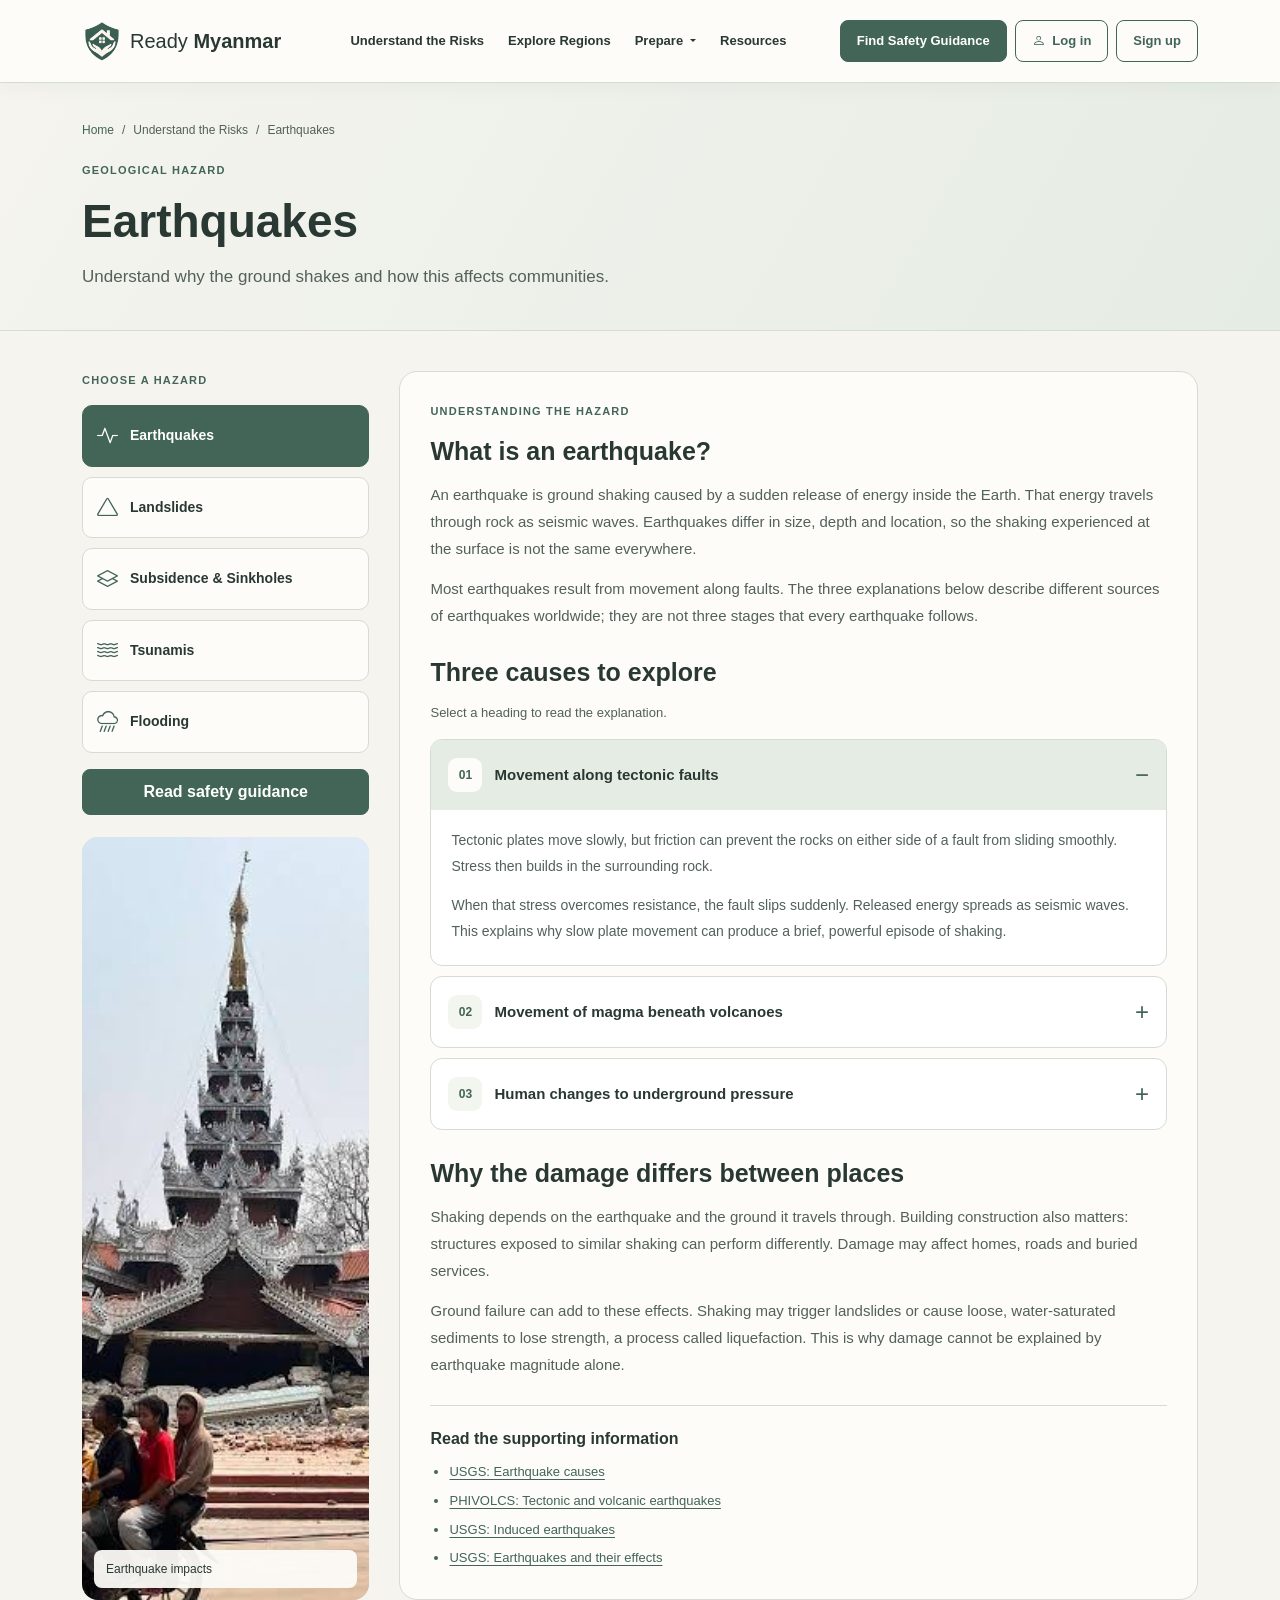
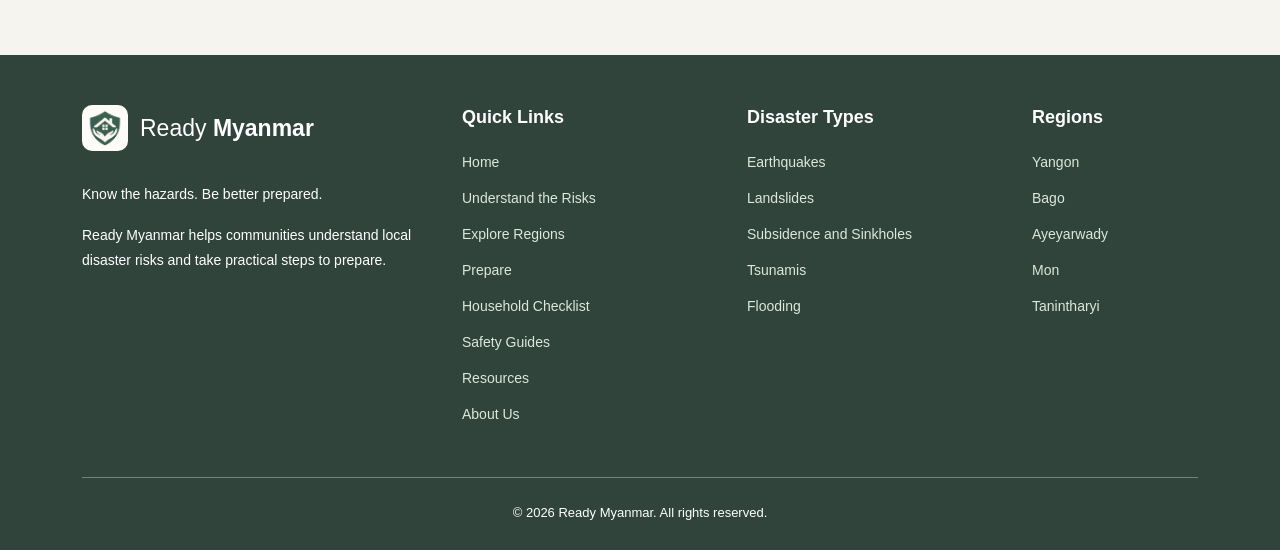
<file: UnderstandTR.html>
<!DOCTYPE html>
<html lang="en">
<head>
    <meta charset="UTF-8">
    <meta name="viewport" content="width=device-width, initial-scale=1.0">
    <title>Earthquakes | Ready Myanmar</title>
    <meta name="description"
        content="Understand earthquakes, landslides, subsidence, tsunamis and flooding. Explore how hazards happen and why their effects vary.">
    <link rel="icon" type="image/png"
        href="images/ready-myanmar-logo.png">
    <link rel="stylesheet"
        href="https://cdn.jsdelivr.net/npm/bootstrap@5.3.3/dist/css/bootstrap.min.css">
    <link rel="stylesheet"
        href="https://cdn.jsdelivr.net/npm/bootstrap-icons@1.11.3/font/bootstrap-icons.min.css">
    <link rel="stylesheet"
        href="https://unpkg.com/aos@2.3.4/dist/aos.css">
    <link rel="stylesheet" href="risk.css">
</head>
<body>
    <a class="skip-link" href="#mainContent">Skip to content</a>
    <nav class="navbar navbar-expand-xl sticky-top border-bottom py-3"
        aria-label="Main navigation">
        <div class="container">
            <a class="navbar-brand d-flex align-items-center gap-2"
                href="index.html">
                <img class="nav-logo"
                    src="images/ready-myanmar-logo.png"
                    alt=""
                    width="40"
                    height="40">
                <span>Ready <strong>Myanmar</strong></span>
            </a>
            <button class="navbar-toggler collapsed"
                type="button"
                data-bs-toggle="collapse"
                data-bs-target="#mainMenu"
                aria-controls="mainMenu"
                aria-expanded="false"
                aria-label="Toggle navigation">
                <span class="menu-lines">
                    <span></span>
                    <span></span>
                    <span></span>
                </span>
            </button>
            <div class="collapse navbar-collapse" id="mainMenu">
                <ul class="navbar-nav mx-auto align-items-xl-center gap-xl-2">
                    <li class="nav-item">
                        <a class="nav-link" href="UnderstandTR.html">
                            Understand the Risks
                        </a>
                    </li>
                    <li class="nav-item">
                        <a class="nav-link" href="ExploreRG.html">
                            Explore Regions
                        </a>
                    </li>
                    <li class="nav-item dropdown">
                        <button class="nav-link dropdown-toggle"
                            type="button"
                            data-bs-toggle="dropdown"
                            aria-expanded="false">
                            Prepare
                        </button>
                        <ul class="dropdown-menu">
                            <li>
                                <a class="dropdown-item" href="Prepare.html">
                                    <i class="bi bi-backpack me-2"></i>
                                    Prepare overview
                                </a>
                            </li>
                            <li>
                                <a class="dropdown-item" href="Checklist.html">
                                    <i class="bi bi-list-check me-2"></i>
                                    Household checklist
                                </a>
                            </li>
                            <li>
                                <a class="dropdown-item" href="SafetyGuides.html">
                                    <i class="bi bi-shield-check me-2"></i>
                                    Safety guides
                                </a>
                            </li>
                        </ul>
                    </li>
                    <li class="nav-item">
                        <a class="nav-link" href="Resources.html">
                            Resources
                        </a>
                    </li>
                </ul>
                <div class="nav-actions">
                    <a class="btn btn-sage" href="SafetyGuides.html">
                        Find Safety Guidance
                    </a>
                    <div class="account-actions" id="guestActions">
                        <button class="btn btn-outline-sage"
                            type="button"
                            data-bs-toggle="modal"
                            data-bs-target="#authModal"
                            data-auth-view="login">
                            <i class="bi bi-person me-1"></i>
                            Log in
                        </button>
                        <button class="btn btn-outline-sage"
                            type="button"
                            data-bs-toggle="modal"
                            data-bs-target="#authModal"
                            data-auth-view="signup">
                            Sign up
                        </button>
                    </div>
                    <div class="account-actions" id="memberActions" hidden>
                        <span class="account-name">
                            <i class="bi bi-person-check"></i>
                            <span id="accountName"></span>
                        </span>
                        <button class="btn btn-outline-sage"
                            type="button"
                            id="logoutButton">
                            Log out
                        </button>
                    </div>
                </div>
            </div>
        </div>
    </nav>

<main id="mainContent">
    <header class="risk-hero">
        <div class="container">
            <nav aria-label="Breadcrumb">
                <ol class="breadcrumb risk-breadcrumb">
                    <li class="breadcrumb-item"><a href="index.html">Home</a></li>
                    <li class="breadcrumb-item">Understand the Risks</li>
                    <li class="breadcrumb-item active" id="breadcrumbText" aria-current="page">Earthquakes</li>
                </ol>
            </nav>
            <div data-aos="fade-up">
                <p class="eyebrow" id="pageCategory">GEOLOGICAL HAZARD</p>
                <h1 id="pageTitle">Earthquakes</h1>
                <p class="risk-introduction" id="pageDescription">Understand why the ground shakes and how this affects communities.</p>
            </div>
        </div>
    </header>
    <section class="hazard-details" aria-label="Hazard explanations">
        <div class="container">
            <div class="risk-layout">
                <aside class="hazard-navigation">
                    <p class="eyebrow">CHOOSE A HAZARD</p>
                    <div class="hazard-menu" id="hazardTabs" role="tablist" aria-label="Hazards" aria-orientation="vertical">
                        <button class="hazard-menu-link active" id="earthquakes-tab" data-bs-toggle="tab" data-bs-target="#earthquakes" type="button" role="tab" aria-controls="earthquakes" aria-selected="true">
                            <i class="bi bi-activity" aria-hidden="true"></i><span>Earthquakes</span>
                        </button>
                        <button class="hazard-menu-link" id="landslides-tab" data-bs-toggle="tab" data-bs-target="#landslides" type="button" role="tab" aria-controls="landslides" aria-selected="false">
                            <i class="bi bi-triangle" aria-hidden="true"></i><span>Landslides</span>
                        </button>
                        <button class="hazard-menu-link" id="subsidence-tab" data-bs-toggle="tab" data-bs-target="#subsidence" type="button" role="tab" aria-controls="subsidence" aria-selected="false">
                            <i class="bi bi-layers" aria-hidden="true"></i><span>Subsidence &amp; Sinkholes</span>
                        </button>
                        <button class="hazard-menu-link" id="tsunamis-tab" data-bs-toggle="tab" data-bs-target="#tsunamis" type="button" role="tab" aria-controls="tsunamis" aria-selected="false">
                            <i class="bi bi-water" aria-hidden="true"></i><span>Tsunamis</span>
                        </button>
                        <button class="hazard-menu-link" id="flooding-tab" data-bs-toggle="tab" data-bs-target="#flooding" type="button" role="tab" aria-controls="flooding" aria-selected="false">
                            <i class="bi bi-cloud-rain-heavy" aria-hidden="true"></i><span>Flooding</span>
                        </button>
                    </div>
                    <a class="btn btn-sage w-100 mt-3" href="SafetyGuides.html">Read safety guidance</a>
                </aside>
                <div class="tab-content hazard-content">
                    <div class="tab-pane hazard-pane active show" id="earthquakes" role="tabpanel" aria-labelledby="earthquakes-tab" tabindex="0">
                        <figure class="hazard-photo">
                            <img src="images/UTR earthquake 01.jpg" alt="Earthquake damage to buildings." loading="lazy">
                            <figcaption>Earthquake impacts</figcaption>
                        </figure>
                        <article class="detail-panel">
                            <div class="hazard-metadata" hidden>
                                <span class="hazard-title">Earthquakes</span>
                                <span class="hazard-category">GEOLOGICAL HAZARD</span>
                                <span class="hazard-introduction">Understand why the ground shakes and how this affects communities.</span>
                            </div>
                            <section class="detail-block">
                                <p class="eyebrow">UNDERSTANDING THE HAZARD</p>
                                <h2>What is an earthquake?</h2>
                                <p>An earthquake is ground shaking caused by a sudden release of energy inside the Earth. That energy travels through rock as seismic waves. Earthquakes differ in size, depth and location, so the shaking experienced at the surface is not the same everywhere.</p>
                                <p>Most earthquakes result from movement along faults. The three explanations below describe different sources of earthquakes worldwide; they are not three stages that every earthquake follows.</p>
                            </section>
                            <section class="detail-block">
                                <h2>Three causes to explore</h2>
                                <p class="section-hint">Select a heading to read the explanation.</p>
                                <div class="cause-list">
                                    <details class="cause-item" open>
                                        <summary><span class="cause-number">01</span><span>Movement along tectonic faults</span></summary>
                                        <div class="cause-body">
                                            <p>Tectonic plates move slowly, but friction can prevent the rocks on either side of a fault from sliding smoothly. Stress then builds in the surrounding rock.</p>
                                            <p>When that stress overcomes resistance, the fault slips suddenly. Released energy spreads as seismic waves. This explains why slow plate movement can produce a brief, powerful episode of shaking.</p>
                                        </div>
                                    </details>
                                    <details class="cause-item">
                                        <summary><span class="cause-number">02</span><span>Movement of magma beneath volcanoes</span></summary>
                                        <div class="cause-body">
                                            <p>Moving magma can change pressure beneath a volcano and fracture nearby rock. These fractures release energy and produce volcanic earthquakes.</p>
                                            <p>This is a different setting from ordinary tectonic fault movement. Including it here does not mean that volcanic activity caused a particular earthquake in Myanmar.</p>
                                        </div>
                                    </details>
                                    <details class="cause-item">
                                        <summary><span class="cause-number">03</span><span>Human changes to underground pressure</span></summary>
                                        <div class="cause-body">
                                            <p>Some earthquakes are induced by human activities. Injecting fluid deep underground can raise pressure on a connected fault, reducing the friction resisting movement.</p>
                                            <p>A fault must already be in suitable conditions for this to happen. Most injection wells are not associated with felt earthquakes, so an industrial activity alone is not evidence of the cause.</p>
                                        </div>
                                    </details>
                                </div>
                            </section>
                            <section class="detail-block">
                                <h2>Why the damage differs between places</h2>
                                <p>Shaking depends on the earthquake and the ground it travels through. Building construction also matters: structures exposed to similar shaking can perform differently. Damage may affect homes, roads and buried services.</p>
                                <p>Ground failure can add to these effects. Shaking may trigger landslides or cause loose, water-saturated sediments to lose strength, a process called liquefaction. This is why damage cannot be explained by earthquake magnitude alone.</p>
                            </section>
                            <div class="source-panel">
                                <h3>Read the supporting information</h3>
                                <ul>
                                    <li><a href="https://www.usgs.gov/faqs/what-earthquake-and-what-causes-them-happen" target="_blank" rel="noopener noreferrer">USGS: Earthquake causes</a></li>
                                    <li><a href="https://www.phivolcs.dost.gov.ph/introduction-to-earthquake/" target="_blank" rel="noopener noreferrer">PHIVOLCS: Tectonic and volcanic earthquakes</a></li>
                                    <li><a href="https://www.usgs.gov/programs/earthquake-hazards/myths-and-misconceptions-about-induced-earthquakes" target="_blank" rel="noopener noreferrer">USGS: Induced earthquakes</a></li>
                                    <li><a href="https://pubs.usgs.gov/gip/earthq1/how.html" target="_blank" rel="noopener noreferrer">USGS: Earthquakes and their effects</a></li>
                                </ul>
                            </div>
                        </article>
                    </div>
                    <div class="tab-pane hazard-pane" id="landslides" role="tabpanel" aria-labelledby="landslides-tab" tabindex="0">
                        <figure class="hazard-photo">
                            <img src="images/UTR landslide 02.jpg" alt="Rock and soil displaced down a slope by a landslide." loading="lazy">
                            <figcaption>Landslide impacts</figcaption>
                        </figure>
                        <article class="detail-panel">
                            <div class="hazard-metadata" hidden>
                                <span class="hazard-title">Landslides</span>
                                <span class="hazard-category">GEOLOGICAL HAZARD</span>
                                <span class="hazard-introduction">Explore why slopes become unstable and material moves downhill.</span>
                            </div>
                            <section class="detail-block">
                                <p class="eyebrow">UNDERSTANDING THE HAZARD</p>
                                <h2>What is a landslide?</h2>
                                <p>A landslide is the downhill movement of rock, soil or debris under gravity. It may involve falling rocks, sliding ground or a flowing mixture of water and loose material. Some movements are slow; others develop rapidly.</p>
                                <p>A slope fails when the forces moving material downhill exceed the strength holding it in place. The following factors can trigger movement or make a slope less stable, and more than one can act together.</p>
                            </section>
                            <section class="detail-block">
                                <h2>Three causes to explore</h2>
                                <p class="section-hint">Select a heading to read the explanation.</p>
                                <div class="cause-list">
                                    <details class="cause-item" open>
                                        <summary><span class="cause-number">01</span><span>Heavy rainfall and saturated ground</span></summary>
                                        <div class="cause-body">
                                            <p>Rainwater enters spaces within soil and fractured rock. As water pressure increases, the contact forces that help particles resist movement can decrease.</p>
                                            <p>A slope already close to failure may then move. Rainfall duration, intensity and existing ground conditions all matter; the same amount of rain does not produce identical effects on every hillside.</p>
                                        </div>
                                    </details>
                                    <details class="cause-item">
                                        <summary><span class="cause-number">02</span><span>Earthquake shaking</span></summary>
                                        <div class="cause-body">
                                            <p>Earthquake shaking places additional forces on a slope and can dislodge weakened rock or soil. Steep slopes and loose materials may be particularly susceptible.</p>
                                            <p>The resulting landslide is a secondary hazard: the earthquake provides a trigger, while gravity carries the material downhill.</p>
                                        </div>
                                    </details>
                                    <details class="cause-item">
                                        <summary><span class="cause-number">03</span><span>Erosion and changes to a slope</span></summary>
                                        <div class="cause-body">
                                            <p>A river can erode the bottom of a slope, removing support. Excavation, vegetation removal or altered drainage can also change slope stability.</p>
                                            <p>For example, directing water onto a hillside can increase saturation. These changes may combine with rainfall or shaking, so a site investigation is needed to assess a particular slope.</p>
                                        </div>
                                    </details>
                                </div>
                            </section>
                            <section class="detail-block">
                                <h2>How slope failure affects communities</h2>
                                <p>Moving material can bury homes and block roads, railways or utilities. Even slow movement can gradually damage foundations and pipelines. The consequences depend on the movement's speed, size and the people or structures in its path.</p>
                                <p>A blocked route can interrupt services beyond the landslide itself. Some landslides also obstruct rivers, creating additional water-related hazards. Understanding the terrain is therefore as important as identifying the original trigger.</p>
                            </section>
                            <div class="source-panel">
                                <h3>Read the supporting information</h3>
                                <ul>
                                    <li><a href="https://www.usgs.gov/programs/landslide-hazards/what-are-landslides-how-can-they-affect-me" target="_blank" rel="noopener noreferrer">USGS: Landslide causes and impacts</a></li>
                                    <li><a href="https://www.nps.gov/subjects/geohazards/landslide-hazards.htm" target="_blank" rel="noopener noreferrer">National Park Service: Slope instability</a></li>
                                    <li><a href="https://pubs.usgs.gov/fs/2004/3072/fs-2004-3072.html" target="_blank" rel="noopener noreferrer">USGS: Landslide types and processes</a></li>
                                </ul>
                            </div>
                        </article>
                    </div>
                    <div class="tab-pane hazard-pane" id="subsidence" role="tabpanel" aria-labelledby="subsidence-tab" tabindex="0">
                        <figure class="hazard-photo">
                            <img src="images/UTR sinkhole 03.jpg" alt="A depression or collapse in the ground surface." loading="lazy">
                            <figcaption>Ground movement and collapse</figcaption>
                        </figure>
                        <article class="detail-panel">
                            <div class="hazard-metadata" hidden>
                                <span class="hazard-title">Subsidence &amp; Sinkholes</span>
                                <span class="hazard-category">GEOLOGICAL HAZARD</span>
                                <span class="hazard-introduction">Understand why the ground can settle, sink or collapse.</span>
                            </div>
                            <section class="detail-block">
                                <p class="eyebrow">UNDERSTANDING THE HAZARD</p>
                                <h2>What are subsidence and sinkholes?</h2>
                                <p>Subsidence means the ground surface moves downward. It can affect a broad area gradually. A sinkhole is a more local depression or opening associated with material being removed or support being lost beneath the surface.</p>
                                <p>The two are related but not identical: sinking ground does not always form an open hole. Different underground materials and processes produce different forms of movement.</p>
                            </section>
                            <section class="detail-block">
                                <h2>Three causes to explore</h2>
                                <p class="section-hint">Select a heading to read the explanation.</p>
                                <div class="cause-list">
                                    <details class="cause-item" open>
                                        <summary><span class="cause-number">01</span><span>Water dissolving underground rock</span></summary>
                                        <div class="cause-body">
                                            <p>Groundwater can slowly dissolve soluble rocks such as limestone or gypsum. Spaces develop beneath the surface as this material is removed.</p>
                                            <p>The overlying ground may settle into the space or remain intact until its support becomes insufficient. Collapse can then create a sinkhole, sometimes suddenly.</p>
                                        </div>
                                    </details>
                                    <details class="cause-item">
                                        <summary><span class="cause-number">02</span><span>Groundwater withdrawal and compaction</span></summary>
                                        <div class="cause-body">
                                            <p>Removing groundwater can reduce water pressure within an aquifer. In susceptible sediments, the grains compress more tightly under the weight above them.</p>
                                            <p>This compaction can lower the land surface across a wide area. It is a mechanism of subsidence and does not require a large underground cave or an open sinkhole.</p>
                                        </div>
                                    </details>
                                    <details class="cause-item">
                                        <summary><span class="cause-number">03</span><span>Underground excavation and lost support</span></summary>
                                        <div class="cause-body">
                                            <p>Underground mining removes material that previously helped support the ground. If the remaining supports or the roof of an opening fail, the surface above can settle or collapse.</p>
                                            <p>This differs from natural rock dissolution. The depth, shape and stability of underground workings influence whether movement reaches the surface.</p>
                                        </div>
                                    </details>
                                </div>
                            </section>
                            <section class="detail-block">
                                <h2>Why ground movement matters</h2>
                                <p>Uneven settlement can damage foundations, roads and buried pipes. A sudden collapse can create a local opening, while gradual subsidence may distort structures over a longer period.</p>
                                <p>The appearance of the surface alone does not identify the cause. Geological conditions, groundwater changes and underground activities must be considered together when investigating a particular location.</p>
                            </section>
                            <div class="source-panel">
                                <h3>Read the supporting information</h3>
                                <ul>
                                    <li><a href="https://www.usgs.gov/water-science-school/science/sinkholes" target="_blank" rel="noopener noreferrer">USGS: How sinkholes form</a></li>
                                    <li><a href="https://www.usgs.gov/mission-areas/water-resources/science/land-subsidence" target="_blank" rel="noopener noreferrer">USGS: Land subsidence</a></li>
                                    <li><a href="https://www.usgs.gov/faqs/what-difference-between-a-sinkhole-and-land-subsidence" target="_blank" rel="noopener noreferrer">USGS: Subsidence and sinkholes compared</a></li>
                                </ul>
                            </div>
                        </article>
                    </div>
                    <div class="tab-pane hazard-pane" id="tsunamis" role="tabpanel" aria-labelledby="tsunamis-tab" tabindex="0">
                        <figure class="hazard-photo">
                            <img src="images/UTR Tsunami 04.jpg" alt="Coastal damage associated with a tsunami." loading="lazy">
                            <figcaption>Tsunami impacts on coastal communities</figcaption>
                        </figure>
                        <article class="detail-panel">
                            <div class="hazard-metadata" hidden>
                                <span class="hazard-title">Tsunamis</span>
                                <span class="hazard-category">COASTAL HAZARD</span>
                                <span class="hazard-introduction">Explore how sudden water displacement creates powerful waves.</span>
                            </div>
                            <section class="detail-block">
                                <p class="eyebrow">UNDERSTANDING THE HAZARD</p>
                                <h2>What is a tsunami?</h2>
                                <p>A tsunami is a series of long waves generated when a large volume of water is displaced suddenly. Unlike ordinary wind waves, a tsunami involves movement through a substantial part of the water column.</p>
                                <p>Waves spread from the source and may cross an ocean. At the coast, they can produce rapid flooding and strong currents. The causes below are examples rather than a complete list.</p>
                            </section>
                            <section class="detail-block">
                                <h2>Three causes to explore</h2>
                                <p class="section-hint">Select a heading to read the explanation.</p>
                                <div class="cause-list">
                                    <details class="cause-item" open>
                                        <summary><span class="cause-number">01</span><span>Sudden movement of the seabed</span></summary>
                                        <div class="cause-body">
                                            <p>A large earthquake beneath or near the ocean can lift or lower part of the seabed. This moves the water above it and sends waves outward.</p>
                                            <p>Not every underwater earthquake produces a significant tsunami. The location, size and movement of the rupture determine how much water is displaced.</p>
                                        </div>
                                    </details>
                                    <details class="cause-item">
                                        <summary><span class="cause-number">02</span><span>Landslides entering or moving beneath water</span></summary>
                                        <div class="cause-body">
                                            <p>A large landslide can push water aside as it enters the sea or moves along the seabed. The volume and speed of the moving material affect the resulting waves.</p>
                                            <p>These waves can be especially dangerous near their source and may reach nearby shores quickly. Landslide-generated tsunamis generally lose energy faster than large earthquake-generated tsunamis.</p>
                                        </div>
                                    </details>
                                    <details class="cause-item">
                                        <summary><span class="cause-number">03</span><span>Volcanic eruptions and collapse</span></summary>
                                        <div class="cause-body">
                                            <p>Some volcanic activity near water can cause sudden displacement. Examples include a volcano's flank collapsing into the sea, an underwater explosion or volcanic material rapidly entering water.</p>
                                            <p>The eruption itself is not enough to explain the waves: a process must transfer energy to the water. These mechanisms are uncommon compared with earthquake sources.</p>
                                        </div>
                                    </details>
                                </div>
                            </section>
                            <section class="detail-block">
                                <h2>How coastal impacts develop</h2>
                                <p>Fast-moving water, debris and erosion can damage buildings, boats and coastal infrastructure. Flooding may extend inland, and strong currents can remain dangerous after the first wave has arrived.</p>
                                <p>Coastal shape, seabed depth and land elevation affect local impacts. A tsunami is a series of waves, so a single photograph of one wave cannot describe the full event or its duration.</p>
                            </section>
                            <div class="source-panel">
                                <h3>Read the supporting information</h3>
                                <ul>
                                    <li><a href="https://www.noaa.gov/jetstream/tsunamis" target="_blank" rel="noopener noreferrer">NOAA: Understanding tsunamis</a></li>
                                    <li><a href="https://www.noaa.gov/jetstream/tsunamis/tsunami-generation-earthquakes" target="_blank" rel="noopener noreferrer">NOAA: Earthquake-generated tsunamis</a></li>
                                    <li><a href="https://www.noaa.gov/jetstream/tsunamis/tsunami-generation-landslides" target="_blank" rel="noopener noreferrer">NOAA: Landslide-generated tsunamis</a></li>
                                    <li><a href="https://www.noaa.gov/jetstream/tsunamis/tsunami-generation-volcanoes" target="_blank" rel="noopener noreferrer">NOAA: Volcanic sources</a></li>
                                </ul>
                            </div>
                        </article>
                    </div>
                    <div class="tab-pane hazard-pane" id="flooding" role="tabpanel" aria-labelledby="flooding-tab" tabindex="0">
                        <figure class="hazard-photo">
                            <img src="images/UTR Flooding 05.jpg" alt="Floodwater covering normally dry land." loading="lazy">
                            <figcaption>Flooding and community disruption</figcaption>
                        </figure>
                        <article class="detail-panel">
                            <div class="hazard-metadata" hidden>
                                <span class="hazard-title">Flooding</span>
                                <span class="hazard-category">HYDROLOGICAL HAZARD</span>
                                <span class="hazard-introduction">Understand how excess water spreads onto normally dry land.</span>
                            </div>
                            <section class="detail-block">
                                <p class="eyebrow">UNDERSTANDING THE HAZARD</p>
                                <h2>What is flooding?</h2>
                                <p>Flooding occurs when water covers normally dry land. It can develop through intense rainfall, rising rivers or seawater moving inland. Several processes may overlap during one event.</p>
                            </section>
                            <section class="detail-block">
                                <h2>Three causes to explore</h2>
                                <p class="section-hint">Select a heading to read the explanation.</p>
                                <div class="cause-list">
                                    <details class="cause-item" open>
                                        <summary><span class="cause-number">01</span><span>Rainfall exceeding absorption and drainage</span></summary>
                                        <div class="cause-body">
                                            <p>Intense rain can accumulate faster than soil absorbs it or drains remove it. Water then collects or flows across the surface.</p>
                                            <p>Paved areas reduce infiltration, while already saturated soil has less capacity to absorb additional rainfall.</p>
                                        </div>
                                    </details>
                                    <details class="cause-item">
                                        <summary><span class="cause-number">02</span><span>Rivers overflowing their banks</span></summary>
                                        <div class="cause-body">
                                            <p>Rain across a river's catchment feeds water into its channels. When river levels exceed the banks, water spreads across the floodplain.</p>
                                            <p>Flooding can therefore occur downstream from the heaviest rainfall, even where local rain is limited.</p>
                                        </div>
                                    </details>
                                    <details class="cause-item">
                                        <summary><span class="cause-number">03</span><span>Storm-driven coastal water</span></summary>
                                        <div class="cause-body">
                                            <p>Storm winds can push seawater towards land, raising coastal water levels and flooding low-lying areas.</p>
                                            <p>This storm surge is different from a tsunami. Rainfall and river flooding may occur during the same storm.</p>
                                        </div>
                                    </details>
                                </div>
                            </section>
                            <section class="detail-block">
                                <h2>How communities are affected</h2>
                                <p>Floodwater can affect homes, farmland and transport routes. The depth, speed, duration and location of flooding influence the damage.</p>
                                <p>Interrupted roads can isolate communities, making an event's consequences extend beyond the land directly covered by water.</p>
                            </section>
                            <div class="source-panel">
                                <h3>Read the supporting information</h3>
                                <ul>
                                    <li><a href="https://www.weather.gov/safety/flood-hazards" target="_blank" rel="noopener noreferrer">National Weather Service: Flood causes and hazards</a></li>
                                </ul>
                            </div>
                        </article>
                    </div>
                </div>
            </div>
            <noscript>
                <p class="mt-3">Enable JavaScript to switch between the hazard panels. The earthquake explanation is available above.</p>
            </noscript>
        </div>
    </section>
</main>

    <footer class="site-footer">

        <div class="container">

            <div class="row g-4">

                <div class="col-lg-4">

                    <a class="footer-logo" href="index.html">

                        <img src="images/ready-myanmar-logo.png"
                            alt=""
                            width="46"
                            height="46">

                        <span>Ready <strong>Myanmar</strong></span>

                    </a>

                    <p class="mt-4">Know the hazards. Be better prepared.</p>

                    <p>
                        Ready Myanmar helps communities understand local disaster
                        risks and take practical steps to prepare.
                    </p>

                </div>

                <div class="col-6 col-lg-3">

                    <h3>Quick Links</h3>

                    <ul class="list-unstyled footer-links">
                        <li><a href="index.html">Home</a></li>
                        <li><a href="UnderstandTR.html">Understand the Risks</a></li>
                        <li><a href="ExploreRG.html">Explore Regions</a></li>
                        <li><a href="Prepare.html">Prepare</a></li>
                        <li><a href="Checklist.html">Household Checklist</a></li>
                        <li><a href="SafetyGuides.html">Safety Guides</a></li>
                        <li><a href="Resources.html">Resources</a></li>
                        <li><a href="index.html#about-us">About Us</a></li>
                    </ul>

                </div>

                <div class="col-6 col-lg-3">

                    <h3>Disaster Types</h3>

                    <ul class="list-unstyled footer-links">
                        <li><a href="#earthquakes">Earthquakes</a></li>
                        <li><a href="#landslides">Landslides</a></li>
                        <li><a href="#subsidence">Subsidence and Sinkholes</a></li>
                        <li><a href="#tsunamis">Tsunamis</a></li>
                        <li><a href="#flooding">Flooding</a></li>
                    </ul>

                </div>

                <div class="col-6 col-lg-2">

                    <h3>Regions</h3>

                    <ul class="list-unstyled footer-links">
                        <li><a href="ExploreRG.html#yangon">Yangon</a></li>
                        <li><a href="ExploreRG.html#bago">Bago</a></li>
                        <li><a href="ExploreRG.html#ayeyarwady">Ayeyarwady</a></li>
                        <li><a href="ExploreRG.html#mon">Mon</a></li>
                        <li><a href="ExploreRG.html#tanintharyi">Tanintharyi</a></li>
                    </ul>

                </div>

            </div>

            <div class="footer-bottom">
                <p class="mb-0">
                    © 2026 Ready Myanmar. All rights reserved.
                </p>
            </div>

        </div>

    </footer>

    <div class="modal fade"
        id="authModal"
        tabindex="-1"
        aria-labelledby="authTitle"
        aria-hidden="true">

        <div class="modal-dialog modal-dialog-centered">

            <div class="modal-content">

                <div class="modal-header">

                    <div>
                        <p class="eyebrow mb-2">READY MYANMAR</p>
                        <h2 class="modal-title" id="authTitle">Welcome back.</h2>
                    </div>

                    <button class="btn-close"
                        type="button"
                        data-bs-dismiss="modal"
                        aria-label="Close account form"></button>

                </div>

                <div class="modal-body">

                    <p class="auth-note">
                        School demonstration: accounts are saved in this browser
                        only. Please use a made-up password.
                    </p>

                    <div class="auth-stage">

                        <div class="auth-panel" id="authPanel">

                            <div id="loginPanel">

                                <form id="loginForm" novalidate>

                                    <div class="mb-3">

                                        <label class="form-label" for="loginEmail">
                                            Email address
                                        </label>

                                        <input class="form-control"
                                            id="loginEmail"
                                            type="email"
                                            autocomplete="username"
                                            maxlength="254"
                                            required>

                                    </div>

                                    <div class="mb-3">

                                        <label class="form-label" for="loginPassword">
                                            Password
                                        </label>

                                        <input class="form-control"
                                            id="loginPassword"
                                            type="password"
                                            autocomplete="current-password"
                                            maxlength="128"
                                            required>

                                    </div>

                                    <div class="form-check mb-4">

                                        <input class="form-check-input"
                                            id="showLoginPassword"
                                            type="checkbox">

                                        <label class="form-check-label"
                                            for="showLoginPassword">
                                            Show password
                                        </label>

                                    </div>

                                    <button class="btn btn-sage w-100"
                                        id="loginSubmit"
                                        type="submit">
                                        Log in
                                    </button>

                                    <p class="auth-switch">
                                        New here?
                                        <button class="switch-button"
                                            id="switchToSignup"
                                            type="button">
                                            Create an account
                                        </button>
                                    </p>

                                </form>

                            </div>

                            <div id="signupPanel" hidden>

                                <form id="signupForm" novalidate>

                                    <div class="mb-3">

                                        <label class="form-label" for="signupName">
                                            Your name
                                        </label>

                                        <input class="form-control"
                                            id="signupName"
                                            type="text"
                                            autocomplete="name"
                                            minlength="2"
                                            maxlength="80"
                                            required>

                                    </div>

                                    <div class="mb-3">

                                        <label class="form-label" for="signupEmail">
                                            Email address
                                        </label>

                                        <input class="form-control"
                                            id="signupEmail"
                                            type="email"
                                            autocomplete="username"
                                            maxlength="254"
                                            required>

                                    </div>

                                    <div class="mb-3">

                                        <label class="form-label" for="signupPassword">
                                            Password
                                        </label>

                                        <input class="form-control"
                                            id="signupPassword"
                                            type="password"
                                            autocomplete="new-password"
                                            minlength="8"
                                            maxlength="128"
                                            aria-describedby="passwordHelp"
                                            required>

                                        <p class="password-help" id="passwordHelp">
                                            At least 8 characters, including a
                                            special character such as ! @ # $ %
                                        </p>

                                    </div>

                                    <div class="mb-3">

                                        <label class="form-label" for="confirmPassword">
                                            Confirm password
                                        </label>

                                        <input class="form-control"
                                            id="confirmPassword"
                                            type="password"
                                            autocomplete="new-password"
                                            maxlength="128"
                                            required>

                                    </div>

                                    <div class="form-check mb-4">

                                        <input class="form-check-input"
                                            id="showSignupPassword"
                                            type="checkbox">

                                        <label class="form-check-label"
                                            for="showSignupPassword">
                                            Show passwords
                                        </label>

                                    </div>

                                    <button class="btn btn-sage w-100"
                                        id="signupSubmit"
                                        type="submit">
                                        Create account
                                    </button>

                                    <p class="auth-switch">
                                        Already have an account?
                                        <button class="switch-button"
                                            id="switchToLogin"
                                            type="button">
                                            Log in
                                        </button>
                                    </p>

                                </form>

                            </div>

                        </div>

                    </div>

                </div>

            </div>

        </div>

    </div>

    <script src="https://cdn.jsdelivr.net/npm/bootstrap@5.3.3/dist/js/bootstrap.bundle.min.js"></script>

    <script src="https://unpkg.com/aos@2.3.4/dist/aos.js"></script>

    <script src="risk.js"></script>

</body>

</html>
</file>
<file: style.css>
html {
    scroll-behavior: smooth;
    scroll-padding-top: 110px;
}

body {
    margin: 0;
    font-family: Arial, sans-serif;
    background-color: #F5F4EF;
    color: #293832;
}

[hidden] {
    display: none !important;
}

h1,
h2,
h3 {
    font-weight: 700;
}

h1 {
    margin-bottom: 24px;
    font-size: 50px;
    line-height: 1.15;
}

h2 {
    margin-bottom: 18px;
    font-size: 34px;
    line-height: 1.25;
}

h3 {
    margin-bottom: 14px;
    font-size: 21px;
    line-height: 1.35;
}

p {
    line-height: 1.75;
}

a {
    color: #426558;
    text-decoration: none;
}

a:hover {
    color: #293832;
}

button,
input {
    font: inherit;
}

img {
    max-width: 100%;
}

section {
    padding: 60px 0;
}

a:focus-visible,
button:focus-visible,
input:focus-visible {
    outline: 3px solid #426558;
    outline-offset: 4px;
}

.skip-link {
    position: fixed;
    top: -80px;
    left: 16px;
    z-index: 2000;
    padding: 12px 18px;
    border-radius: 8px;
    background-color: #293832;
    color: #FFFFFF;
}

.skip-link:focus {
    top: 16px;
    color: #FFFFFF;
}

.eyebrow {
    margin-bottom: 16px;
    color: #426558;
    font-size: 12px;
    font-weight: 700;
    letter-spacing: 1.2px;
}

.small-note,
.source-note {
    color: #526159;
    font-size: 13px;
}

.source-note {
    line-height: 1.6;
}

.navbar {
    background-color: #FDFCF8;
    border-color: #D4DCD3 !important;
    box-shadow: 0 4px 18px rgba(41, 56, 50, 0.04);
}

.navbar-brand,
.navbar-brand:hover {
    color: #293832;
    font-size: 20px;
}

.nav-logo {
    object-fit: contain;
    transition: transform 0.3s ease;
}

.navbar-brand:hover .nav-logo {
    transform: rotate(-7deg) scale(1.07);
}

.navbar .nav-link {
    color: #293832;
    font-size: 13px;
    font-weight: 600;
}

.navbar .nav-link:hover,
.navbar .nav-link:focus {
    color: #426558;
}

.nav-actions,
.account-actions {
    display: flex;
    align-items: center;
    gap: 8px;
}

.navbar .btn {
    font-size: 13px;
    white-space: nowrap;
}

.account-name {
    display: inline-flex;
    align-items: center;
    gap: 7px;
    max-width: 155px;
    color: #426558;
    font-size: 13px;
    font-weight: 700;
}

.account-name span {
    overflow: hidden;
    text-overflow: ellipsis;
    white-space: nowrap;
}

.navbar-toggler {
    padding: 11px;
    border: 1px solid #A7B6A9;
    border-radius: 8px;
}

.navbar-toggler:focus {
    box-shadow: 0 0 0 3px rgba(66, 101, 88, 0.15);
}

.menu-lines {
    display: flex;
    flex-direction: column;
    justify-content: space-between;
    width: 23px;
    height: 18px;
}

.menu-lines span {
    display: block;
    width: 23px;
    height: 2px;
    border-radius: 2px;
    background-color: #426558;
    transition: transform 0.25s ease, opacity 0.25s ease;
}

.navbar-toggler[aria-expanded="true"] .menu-lines span:nth-child(1) {
    transform: translateY(8px) rotate(45deg);
}

.navbar-toggler[aria-expanded="true"] .menu-lines span:nth-child(2) {
    opacity: 0;
}

.navbar-toggler[aria-expanded="true"] .menu-lines span:nth-child(3) {
    transform: translateY(-8px) rotate(-45deg);
}

.dropdown-menu {
    padding: 8px;
    border: 1px solid #D4DCD3;
    border-radius: 12px;
    background-color: #FDFCF8;
}

.dropdown-item {
    padding: 10px 12px;
    border-radius: 6px;
    color: #293832;
    font-size: 14px;
}

.dropdown-item:hover,
.dropdown-item:focus {
    background-color: #E5ECE4;
    color: #293832;
}

.dropdown-item:active {
    background-color: #426558;
    color: #FFFFFF;
}

.btn {
    padding: 10px 16px;
    border-radius: 8px;
    font-weight: 600;
    transition:
        transform 0.2s ease,
        background-color 0.2s ease,
        border-color 0.2s ease,
        box-shadow 0.2s ease;
}

.btn:active {
    transform: scale(0.97);
}

.btn-lg {
    padding: 13px 20px;
    font-size: 15px;
}

.btn-sage {
    border: 1px solid #426558;
    background-color: #426558;
    color: #FFFFFF;
}

.btn-sage:hover,
.btn-sage:focus-visible,
.btn-sage:active,
.btn-sage:disabled {
    border-color: #345347 !important;
    background-color: #345347 !important;
    color: #FFFFFF !important;
}

.btn-outline-sage {
    border: 1px solid #426558;
    background-color: transparent;
    color: #426558;
}

.btn-outline-sage:hover,
.btn-outline-sage:focus-visible,
.btn-outline-sage:active {
    border-color: #426558 !important;
    background-color: #426558 !important;
    color: #FFFFFF !important;
}

.btn-cream {
    border: 1px solid #FDFCF8;
    background-color: #FDFCF8;
    color: #293832;
}

.btn-cream:hover,
.btn-cream:focus-visible,
.btn-cream:active {
    border-color: #E5ECE4 !important;
    background-color: #E5ECE4 !important;
    color: #293832 !important;
}

.hero {
    padding: 85px 0;
    background: linear-gradient(120deg, #F5F4EF, #E5ECE4);
}

.hero h1 span {
    display: block;
    color: #426558;
}

.hero-description {
    max-width: 500px;
    color: #526159;
    font-size: 17px;
}

.hero-picture {
    padding: 0;
    border: none;
    background: transparent;
    box-shadow: none;
}

.hero-picture img {
    display: block;
    width: 100%;
    height: auto;
}

.steps-section {
    border-top: 1px solid #D4DCD3;
    background-color: #FDFCF8;
}

.case-photo {
    margin-top: 24px;
    margin-bottom: 22px;
}

.case-photo img {
    display: block;
    width: 100%;
    height: 260px;
    border-radius: 14px;
    object-fit: cover;
}

.case-photo figcaption {
    margin-top: 9px;
    color: #526159;
    font-size: 11px;
    line-height: 1.6;
}

.hazard-explanation p {
    color: #526159;
    font-size: 14px;
}

.hazard-explanation strong {
    color: #293832;
}

.preparedness-case {
    margin-top: 28px;
    border: 2px solid #426558;
    border-radius: 22px;
    background-color: #FDFCF8;
    box-shadow: 0 16px 36px rgba(41, 56, 50, 0.08);
}

.case-lid {
    position: relative;
    display: flex;
    flex-direction: column;
    align-items: center;
    padding: 30px 24px 42px;
    border-radius: 19px 19px 0 0;
    background-color: #426558;
    color: #FFFFFF;
    text-align: center;
    transition: border-radius 0.45s ease;
}

.case-handle {
    position: absolute;
    top: -28px;
    left: 50%;
    width: 110px;
    height: 28px;
    border: 7px solid #426558;
    border-bottom: none;
    border-radius: 16px 16px 0 0;
    transform: translateX(-50%);
}

.case-logo {
    width: 72px;
    height: 72px;
    margin-bottom: 18px;
    padding: 8px;
    border-radius: 16px;
    background-color: #FDFCF8;
    object-fit: contain;
}

.case-lid h3 {
    margin-bottom: 7px;
}

.case-lid p {
    margin-bottom: 0;
    font-size: 13px;
}

.kit-lock {
    position: absolute;
    bottom: -16px;
    left: 50%;
    z-index: 1;
    display: flex;
    align-items: center;
    justify-content: center;
    width: 40px;
    height: 34px;
    border: 2px solid #426558;
    border-radius: 8px;
    background-color: #FDFCF8;
    color: #426558;
    transform: translateX(-50%);
}

.kit-drawer {
    display: grid;
    grid-template-rows: 1fr;
    opacity: 1;
    transition: grid-template-rows 0.85s ease, opacity 0.6s ease;
}

.kit-drawer-inner {
    min-height: 0;
    overflow: hidden;
}

.case-content {
    padding: 38px 28px 28px;
}

.case-step {
    display: flex;
    align-items: flex-start;
    gap: 16px;
    padding: 22px 0;
    border-bottom: 1px solid #D4DCD3;
}

.case-step:first-of-type {
    padding-top: 0;
}

.step-icon,
.icon-box {
    display: inline-flex;
    flex: 0 0 auto;
    align-items: center;
    justify-content: center;
    width: 46px;
    height: 46px;
    border-radius: 12px;
    background-color: #E5ECE4;
    color: #426558;
    font-size: 23px;
    transition: transform 0.25s ease;
}

.step-label {
    margin-bottom: 6px;
    color: #426558;
    font-size: 11px;
    font-weight: 700;
    letter-spacing: 0.8px;
}

.case-step h3 {
    margin-bottom: 9px;
    font-size: 19px;
}

.case-step p:not(.step-label) {
    margin-bottom: 12px;
    color: #526159;
    font-size: 14px;
}

.text-link {
    display: inline-flex;
    align-items: center;
    gap: 10px;
    font-size: 14px;
    font-weight: 700;
}

.text-link i {
    transition: transform 0.2s ease;
}

.text-link:hover {
    text-decoration: underline;
    text-underline-offset: 4px;
}

.kit-waiting {
    opacity: 0;
}

.kit-waiting .case-lid {
    border-radius: 19px;
}

.kit-waiting .kit-drawer {
    grid-template-rows: 0fr;
    opacity: 0;
}

.kit-arriving {
    animation: kitDrop 0.75s ease both;
}

.kit-open .case-lid {
    border-radius: 19px 19px 0 0;
}

.kit-open .kit-drawer {
    grid-template-rows: 1fr;
    opacity: 1;
}

.kit-open .kit-lock {
    animation: lockBounce 0.5s ease;
}

.kit-open .case-step {
    animation: stepReveal 0.55s ease both;
}

.kit-open .case-step:nth-of-type(1) {
    animation-delay: 0.2s;
}

.kit-open .case-step:nth-of-type(2) {
    animation-delay: 0.35s;
}

.kit-open .case-step:nth-of-type(3) {
    animation-delay: 0.5s;
}

@keyframes kitDrop {
    0% {
        opacity: 0;
        transform: translateY(-45px) rotate(-1deg);
    }

    65% {
        opacity: 1;
        transform: translateY(7px) rotate(0.4deg);
    }

    82% {
        transform: translateY(-4px);
    }

    100% {
        opacity: 1;
        transform: translateY(0) rotate(0);
    }
}

@keyframes lockBounce {
    0%,
    100% {
        transform: translateX(-50%) translateY(0);
    }

    50% {
        transform: translateX(-50%) translateY(-5px);
    }
}

@keyframes stepReveal {
    from {
        opacity: 0;
        transform: translateY(14px);
    }

    to {
        opacity: 1;
        transform: translateY(0);
    }
}

.situation-section,
.team-section {
    background-color: #E5ECE4;
}

.section-introduction {
    max-width: 930px;
    margin-bottom: 30px;
}

.section-introduction p:not(.eyebrow) {
    color: #526159;
}

.impact-carousel {
    overflow: hidden;
    border: 1px solid #D4DCD3;
    border-radius: 20px;
    background-color: #FDFCF8;
    box-shadow: 0 12px 30px rgba(41, 56, 50, 0.06);
}

.impact-slide {
    display: grid;
    grid-template-columns: 44% 56%;
}

.impact-image {
    position: relative;
    min-height: 470px;
}

.impact-image img {
    position: absolute;
    width: 100%;
    height: 100%;
    object-fit: cover;
}

.image-label {
    position: absolute;
    bottom: 22px;
    left: 20px;
    max-width: calc(100% - 40px);
    padding: 9px 13px;
    border-radius: 8px;
    background-color: #FDFCF8;
    color: #293832;
    font-size: 12px;
    font-weight: 600;
}

.impact-content {
    min-width: 0;
    padding: 34px;
}

.impact-content h3 {
    font-size: 30px;
}

.impact-content > p:not(.eyebrow):not(.stat-date) {
    color: #526159;
    font-size: 15px;
}

.impact-stats {
    display: grid;
    grid-template-columns: repeat(2, minmax(0, 1fr));
    gap: 20px;
    margin: 26px 0 18px;
    padding-top: 22px;
    border-top: 1px solid #D4DCD3;
}

.impact-stats > div {
    min-width: 0;
    padding-left: 14px;
    border-left: 3px solid #7C9A86;
}

.impact-stats dt {
    margin-bottom: 8px;
    color: #526159;
    font-size: 12px;
    font-weight: 600;
    line-height: 1.5;
}

.impact-stats dd {
    margin: 0;
    color: #426558;
    font-size: 34px;
    font-weight: 700;
    line-height: 1.2;
    font-variant-numeric: tabular-nums;
}

.impact-stats small {
    display: block;
    margin-top: 8px;
    color: #526159;
    font-size: 11px;
    line-height: 1.5;
}

.stat-date {
    margin-bottom: 12px;
    color: #526159;
    font-size: 12px;
    line-height: 1.65;
}

.source-link {
    display: inline;
    font-size: 12px;
    font-weight: 700;
    line-height: 1.7;
}

.source-link i {
    margin-left: 5px;
}

.source-link:hover {
    text-decoration: underline;
    text-underline-offset: 3px;
}

.carousel-toolbar,
.idea-controls {
    display: flex;
    justify-content: flex-end;
    gap: 10px;
}

.carousel-toolbar {
    padding: 13px 20px;
    border-top: 1px solid #D4DCD3;
}

.arrow-button {
    display: inline-flex;
    align-items: center;
    justify-content: center;
    width: 40px;
    height: 40px;
    padding: 0;
    border: 1px solid #426558;
    border-radius: 50%;
    background-color: transparent;
    color: #426558;
    transition: background-color 0.2s ease, transform 0.2s ease;
}

.arrow-button:hover {
    background-color: #426558;
    color: #FFFFFF;
}

.hazard-section {
    background-color: #FDFCF8;
}

.hazard-card {
    display: flex;
    flex-direction: column;
    height: 100%;
    padding: 26px;
    border: 1px solid #D4DCD3;
    border-radius: 16px;
    background-color: #FDFCF8;
    color: #293832;
    transition:
        transform 0.25s ease,
        border-color 0.25s ease,
        box-shadow 0.25s ease;
}

.hazard-card:hover {
    border-color: #426558;
    color: #293832;
    box-shadow: 0 12px 24px rgba(41, 56, 50, 0.08);
}

.hazard-card .icon-box {
    margin-bottom: 20px;
}

.hazard-card p {
    color: #526159;
    font-size: 15px;
}

.hazard-card .text-link {
    margin-top: auto;
    color: #426558;
}

.region-link {
    display: flex;
    align-items: center;
    justify-content: space-between;
    gap: 12px;
    height: 100%;
    padding: 22px;
    border: 1px solid #D4DCD3;
    border-radius: 12px;
    background-color: #FDFCF8;
    color: #293832;
    font-weight: 600;
    transition: transform 0.25s ease, box-shadow 0.25s ease;
}

.region-link:hover {
    border-color: #426558;
    color: #426558;
}

.ideas-box {
    padding: 28px;
    border: 1px solid #D4DCD3;
    border-radius: 18px;
    background-color: #FDFCF8;
}

.ideas-box h3 {
    font-size: 26px;
}

.idea-controls {
    margin-top: 18px;
}

.learning-banner {
    display: flex;
    align-items: center;
    justify-content: space-between;
    gap: 30px;
    padding: 35px;
    border-radius: 20px;
    background-color: #30443C;
    color: #FFFFFF;
}

.learning-banner .eyebrow {
    color: #DDE7DC;
}

.learning-banner h2 {
    font-size: 28px;
}

.learning-banner .btn {
    flex: 0 0 auto;
}

.learning-banner a:focus-visible {
    outline-color: #FFFFFF;
}

.team-layout {
    display: grid;
    grid-template-columns: 1.1fr 1fr;
    align-items: center;
    gap: 60px;
}

.team-introduction h2 span {
    display: block;
    color: #426558;
}

.team-lead {
    font-size: 19px;
}

.team-introduction > p:not(.eyebrow) {
    color: #526159;
}

.team-principles {
    margin: 26px 0;
}

.team-principles > div {
    display: flex;
    align-items: flex-start;
    gap: 14px;
    margin-bottom: 18px;
}

.team-principles i {
    color: #426558;
    font-size: 23px;
}

.team-principles p {
    margin: 0;
    color: #526159;
    font-size: 14px;
}

.team-principles strong {
    display: block;
    margin-bottom: 3px;
    color: #293832;
    font-size: 15px;
}

.team-profiles {
    min-width: 0;
    padding: 18px;
    border: 1px solid #D4DCD3;
    border-radius: 24px;
    background-color: #FDFCF8;
}

.team-profile-heading {
    display: flex;
    align-items: center;
    justify-content: space-between;
    gap: 12px;
    padding: 2px 4px 18px;
    color: #426558;
}

.team-profile-heading .eyebrow {
    font-size: 10px;
}

.member-window {
    overflow: hidden;
    border-radius: 16px;
}

.member-track {
    display: flex;
    align-items: stretch;
}

.member-slide {
    flex: 0 0 100%;
    min-width: 0;
    margin: 0;
    background-color: #FDFCF8;
}

.member-photo-area {
    height: 320px;
    padding: 22px;
    background-color: #DCE5DA;
}

.member-photo-area img {
    display: block;
    width: 100%;
    height: 100%;
    object-fit: contain;
}

.member-slide figcaption {
    padding: 24px 16px 14px;
}

.member-slide figcaption .eyebrow {
    margin-bottom: 10px;
    font-size: 10px;
}

.member-slide figcaption h3 {
    font-size: 22px;
}

.member-slide figcaption p:last-child {
    margin-bottom: 0;
    color: #526159;
    font-size: 14px;
}

.site-footer {
    padding: 50px 0 25px;
    background-color: #30443C;
    color: #FFFFFF;
}

.footer-logo {
    display: inline-flex;
    align-items: center;
    gap: 12px;
    color: #FFFFFF;
    font-size: 23px;
}

.footer-logo:hover {
    color: #FFFFFF;
}

.footer-logo img {
    padding: 5px;
    border-radius: 10px;
    background-color: #FDFCF8;
    object-fit: contain;
}

.site-footer p {
    font-size: 14px;
}

.site-footer h3 {
    margin-bottom: 20px;
    font-size: 18px;
}

.footer-links li {
    margin-bottom: 12px;
}

.footer-links a {
    color: #DDE7DC;
    font-size: 14px;
}

.footer-links a:hover {
    color: #FFFFFF;
    text-decoration: underline;
    text-underline-offset: 4px;
}

.site-footer a:focus-visible {
    outline-color: #FFFFFF;
}

.footer-bottom {
    margin-top: 35px;
    padding-top: 23px;
    border-top: 1px solid #718579;
    text-align: center;
}

.footer-bottom p {
    font-size: 13px;
}

.modal-content {
    overflow: hidden;
    border: 1px solid #D4DCD3;
    border-radius: 20px;
    background-color: #FDFCF8;
    color: #293832;
    box-shadow: 0 22px 65px rgba(41, 56, 50, 0.2);
}

.modal-header {
    align-items: flex-start;
    padding: 24px;
    border-bottom: 1px solid #D4DCD3;
}

.modal-title {
    margin-bottom: 0;
    font-size: 28px;
}

.modal-body {
    padding: 24px;
}

.auth-note {
    margin-bottom: 22px;
    padding: 12px 14px;
    border-radius: 10px;
    background-color: #E5ECE4;
    color: #526159;
    font-size: 12px;
}

.auth-stage {
    perspective: 1000px;
}

.auth-panel {
    opacity: 1;
    transform: rotateY(0);
    transform-origin: center;
    transition: transform 0.22s ease, opacity 0.22s ease;
}

.auth-panel.is-flipping {
    opacity: 0;
    transform: rotateY(90deg);
}

.form-label {
    font-size: 14px;
    font-weight: 600;
}

.form-control {
    padding: 11px 12px;
    border: 1px solid #A7B6A9;
    border-radius: 8px;
    background-color: #FFFFFF;
    color: #293832;
}

.form-control:focus {
    border-color: #426558;
    background-color: #FFFFFF;
    color: #293832;
    box-shadow: 0 0 0 3px rgba(66, 101, 88, 0.15);
}

.form-check-input:checked {
    border-color: #426558;
    background-color: #426558;
}

.form-check-label {
    font-size: 14px;
}

.password-help {
    margin: 8px 0 0;
    color: #526159;
    font-size: 12px;
}

.auth-switch {
    margin: 20px 0 0;
    text-align: center;
    font-size: 14px;
}

.switch-button {
    padding: 0;
    border: none;
    background-color: transparent;
    color: #426558;
    font-weight: 700;
}

.switch-button:hover {
    text-decoration: underline;
    text-underline-offset: 3px;
}

[data-aos]:not(.aos-init) {
    opacity: 1;
    transform: none;
}

@media (hover: hover) and (pointer: fine) {
    .btn:hover {
        transform: translateY(-2px);
    }

    .text-link:hover i {
        transform: translateX(4px);
    }

    .hazard-card:hover {
        transform: translateY(-5px);
    }

    .hazard-card:hover .icon-box {
        transform: translateY(-3px) rotate(-4deg);
    }

    .case-step:hover .step-icon {
        transform: translateY(-3px);
    }

    .region-link:hover {
        transform: translateY(-4px);
        box-shadow: 0 8px 18px rgba(41, 56, 50, 0.07);
    }
}

@media (max-width: 1199px) {
    .navbar-collapse {
        max-height: 75vh;
        overflow-y: auto;
        padding-top: 16px;
    }

    .navbar .nav-link {
        padding: 10px 0;
        font-size: 15px;
    }

    .nav-actions {
        flex-wrap: wrap;
        padding: 12px 0 4px;
    }

    .account-name {
        max-width: 200px;
    }
}

@media (max-width: 991px) {
    .impact-slide {
        grid-template-columns: 1fr;
    }

    .impact-image {
        min-height: 300px;
    }

    .team-layout {
        grid-template-columns: 1fr;
        gap: 35px;
    }

    .team-profiles {
        width: 100%;
        max-width: 580px;
        margin: auto;
    }

    .learning-banner {
        align-items: flex-start;
        flex-direction: column;
    }
}

@media (max-width: 767px) {
    html {
        scroll-padding-top: 95px;
    }

    section {
        padding: 45px 0;
    }

    .hero {
        padding: 50px 0;
    }

    h1 {
        font-size: 38px;
    }

    h2 {
        font-size: 28px;
    }

    .hero-description {
        font-size: 16px;
    }

    .case-content {
        padding: 34px 20px 22px;
    }

    .case-step {
        gap: 12px;
    }

    .step-icon {
        width: 38px;
        height: 38px;
        font-size: 20px;
    }

    .impact-image {
        min-height: 230px;
    }

    .impact-content {
        padding: 24px;
    }

    .impact-content h3 {
        font-size: 25px;
    }

    .impact-stats {
        gap: 14px;
    }

    .impact-stats dd {
        font-size: 29px;
    }

    .ideas-box,
    .learning-banner {
        padding: 24px;
    }

    .learning-banner h2 {
        font-size: 25px;
    }

    .member-photo-area {
        height: 260px;
    }

    .navbar-brand,
    .navbar-brand:hover {
        font-size: 19px;
    }

    .modal-header,
    .modal-body {
        padding: 20px;
    }
}

@media (max-width: 575px) {
    .hero-buttons .btn {
        width: 100%;
    }

    .nav-actions {
        align-items: flex-start;
        flex-direction: column;
        gap: 12px;
    }

    .account-actions {
        flex-wrap: wrap;
    }

    .impact-content {
        padding: 22px;
    }

    .team-profiles {
        padding: 12px;
    }
}

@media (max-width: 359px) {
    .impact-stats {
        grid-template-columns: 1fr;
        gap: 20px;
    }
}

@media (prefers-reduced-motion: reduce) {
    html {
        scroll-behavior: auto;
    }

    *,
    *::before,
    *::after {
        animation: none !important;
        transition: none !important;
    }

    [data-aos] {
        opacity: 1 !important;
        transform: none !important;
    }

    .kit-waiting {
        opacity: 1;
    }

    .kit-waiting .kit-drawer {
        grid-template-rows: 1fr;
        opacity: 1;
    }

    .member-track {
        display: block;
        transform: none !important;
    }

    .member-slide {
        margin-bottom: 24px;
    }

    .member-copy {
        display: none;
    }
}
</file>
<file: checklist.css>
@import url("style.css");
.page-hero {
    padding: 55px 0;
    background: linear-gradient(120deg, #F5F4EF, #E5ECE4);
}
.page-hero h1 {
    margin-bottom: 18px;
    font-size: 44px;
    line-height: 1.15;
}
.hero-description {
    max-width: 760px;
    margin-bottom: 0;
    color: #526159;
    font-size: 17px;
}
.breadcrumb {
    margin-bottom: 24px;
    font-size: 13px;
}
.breadcrumb-item.active {
    color: #526159;
}
.page-section {
    padding: 55px 0;
}
.content-panel {
    padding: 28px;
    border: 1px solid #D4DCD3;
    border-radius: 16px;
    background-color: #FDFCF8;
}
.content-panel h2 {
    margin-bottom: 20px;
    font-size: 26px;
}
.progress {
    height: 10px;
    overflow: hidden;
    border-radius: 20px;
    background-color: #D4DCD3;
}
.progress-bar {
    width: 0;
    border-radius: 20px;
    background-color: #426558;
    transition: width 0.3s ease;
}
.checklist-items {
    overflow: hidden;
    border: 1px solid #D4DCD3;
    border-radius: 14px;
    background-color: #FDFCF8;
}
.check-row {
    display: flex;
    align-items: center;
    gap: 15px;
    padding: 20px;
    border-bottom: 1px solid #D4DCD3;
    background-color: #FDFCF8;
    transition: background-color 0.2s ease;
}
.check-row:last-child {
    border-bottom: none;
}
.check-row:hover {
    background-color: #F5F4EF;
}
.check-row .form-check-input {
    flex-shrink: 0;
    width: 20px;
    height: 20px;
    margin: 0;
    cursor: pointer;
}
.check-row label {
    flex: 1;
    margin-bottom: 0;
    cursor: pointer;
}
.check-row label span {
    display: block;
    color: #293832;
    font-weight: 600;
}
.check-row label small {
    display: block;
    margin-top: 5px;
    color: #526159;
}
.check-row.completed {
    background-color: #E5ECE4;
}
.check-row.completed label span {
    color: #526159;
    text-decoration: line-through;
}
.remove-item {
    flex-shrink: 0;
    padding: 6px 10px;
    border: 1px solid #D4DCD3;
    border-radius: 6px;
    background-color: #FFFFFF;
    color: #526159;
    font-size: 13px;
    transition: background-color 0.2s, border-color 0.2s;
}
.remove-item:hover {
    border-color: #8A2929;
    background-color: #FFF2F0;
    color: #8A2929;
}
.empty-message {
    padding: 25px;
    border: 1px dashed #A7B6A9;
    border-radius: 12px;
    background-color: #FDFCF8;
    color: #526159;
    text-align: center;
}
.info-note {
    padding: 20px;
    border-left: 4px solid #426558;
    border-radius: 6px;
    background-color: #E5ECE4;
    color: #293832;
    font-size: 14px;
    line-height: 1.7;
}
.source-links {
    margin-top: 30px;
    padding-top: 22px;
    border-top: 1px solid #D4DCD3;
}
.source-links a {
    color: #426558;
    font-size: 14px;
    text-decoration: underline;
    text-underline-offset: 3px;
}
.source-links a:hover {
    color: #293832;
}
.form-select {
    padding: 11px 36px 11px 12px;
    border: 1px solid #A7B6A9;
    border-radius: 8px;
    background-color: #FFFFFF;
    color: #293832;
}
.form-select:focus {
    border-color: #426558;
    box-shadow: 0 0 0 3px rgba(66, 101, 88, 0.15);
}
.form-check-input:focus {
    border-color: #426558;
    box-shadow: 0 0 0 3px rgba(66, 101, 88, 0.15);
}
@media (max-width: 767px) {
    .page-hero,
    .page-section {
        padding: 40px 0;
    }
    .page-hero h1 {
        font-size: 34px;
    }
    .hero-description {
        font-size: 16px;
    }
    .content-panel {
        padding: 22px;
    }
    .content-panel h2 {
        font-size: 24px;
    }
    .check-row {
        padding: 16px;
        gap: 12px;
    }
}
@media (max-width: 575px) {
    .check-row label span {
        font-size: 14px;
    }
    .check-row label small {
        font-size: 12px;
    }
    .remove-item {
        padding: 6px 8px;
        font-size: 12px;
    }
    .page-section > .container > .d-flex .btn {
        width: 100%;
    }
}
@media (prefers-reduced-motion: reduce) {
    .check-row,
    .remove-item,
    .progress-bar {
        transition: none;
    }
}
@media print {
    .navbar,
    .site-footer,
    .modal,
    .no-print,
    #emptyChecklist,
    .source-links {
        display: none !important;
    }
    html {
        scroll-behavior: auto;
    }
    body,
    .page-hero {
        background: #FFFFFF !important;
        color: #000000 !important;
    }
    .page-hero,
    .page-section {
        padding: 15px 0;
    }
    .container {
        max-width: 100%;
    }
    .checklist-items {
        border-color: #CCCCCC;
    }
    .check-row,
    .check-row[hidden] {
        display: flex !important;
        break-inside: avoid;
        padding: 12px;
        border-bottom-color: #CCCCCC;
        background-color: #FFFFFF !important;
    }
    .check-row label span,
    .check-row label small {
        color: #000000 !important;
    }
    [data-aos] {
        opacity: 1 !important;
        transform: none !important;
    }
}
</file>
<file: regions.css>
html {
    scroll-behavior: smooth;
    scroll-padding-top: 110px;
}
body {
    margin: 0;
    font-family: Arial, sans-serif;
    background-color: #F5F4EF;
    color: #293832;
}
[hidden] {
    display: none !important;
}
h1, h2, h3 {
    font-weight: 700;
}
h1 {
    font-size: 50px;
    line-height: 1.15;
}
h2 {
    font-size: 34px;
    line-height: 1.25;
}
h3 {
    font-size: 21px;
    line-height: 1.35;
}
p {
    line-height: 1.75;
}
a {
    color: #426558;
    text-decoration: none;
}
a:hover {
    color: #293832;
}
button, input, select {
    font: inherit;
}
img {
    max-width: 100%;
}
a:focus-visible, button:focus-visible, input:focus-visible, select:focus-visible, summary:focus-visible {
    outline: 3px solid #426558;
    outline-offset: 4px;
}
.skip-link {
    position: fixed;
    top: -80px;
    left: 16px;
    z-index: 2000;
    padding: 12px 18px;
    border-radius: 8px;
    background-color: #293832;
    color: #FFFFFF;
}
.skip-link:focus {
    top: 16px;
    color: #FFFFFF;
}
.eyebrow {
    margin-bottom: 16px;
    color: #426558;
    font-size: 12px;
    font-weight: 700;
    letter-spacing: 1.2px;
}
.navbar {
    background-color: #FDFCF8;
    border-color: #D4DCD3 !important;
    box-shadow: 0 4px 18px rgba(41, 56, 50, 0.04);
}
.navbar-brand, .navbar-brand:hover {
    color: #293832;
    font-size: 20px;
}
.nav-logo {
    object-fit: contain;
    transition: transform 0.3s ease;
}
.navbar-brand:hover .nav-logo {
    transform: rotate(-7deg) scale(1.07);
}
.navbar .nav-link {
    color: #293832;
    font-size: 13px;
    font-weight: 600;
}
.navbar .nav-link:hover, .navbar .nav-link:focus, .navbar .nav-link.active {
    color: #426558;
}
.nav-actions, .account-actions {
    display: flex;
    align-items: center;
    gap: 8px;
}
.navbar .btn {
    font-size: 13px;
    white-space: nowrap;
}
.account-name {
    display: inline-flex;
    align-items: center;
    gap: 7px;
    max-width: 155px;
    color: #426558;
    font-size: 13px;
    font-weight: 700;
}
.account-name span {
    overflow: hidden;
    text-overflow: ellipsis;
    white-space: nowrap;
}
.navbar-toggler {
    padding: 11px;
    border: 1px solid #A7B6A9;
    border-radius: 8px;
}
.navbar-toggler:focus:not(:focus-visible) {
    outline: none;
    box-shadow: none;
}
.navbar-toggler:focus-visible {
    box-shadow: 0 0 0 3px rgba(66, 101, 88, 0.15);
}
.menu-lines {
    display: flex;
    flex-direction: column;
    justify-content: space-between;
    width: 23px;
    height: 18px;
}
.menu-lines span {
    display: block;
    width: 23px;
    height: 2px;
    border-radius: 2px;
    background-color: #426558;
    transition: transform 0.25s ease, opacity 0.25s ease;
}
.navbar-toggler[aria-expanded="true"] .menu-lines span:nth-child(1) {
    transform: translateY(8px) rotate(45deg);
}
.navbar-toggler[aria-expanded="true"] .menu-lines span:nth-child(2) {
    opacity: 0;
}
.navbar-toggler[aria-expanded="true"] .menu-lines span:nth-child(3) {
    transform: translateY(-8px) rotate(-45deg);
}
.dropdown-menu {
    padding: 8px;
    border: 1px solid #D4DCD3;
    border-radius: 12px;
    background-color: #FDFCF8;
}
.dropdown-item {
    padding: 10px 12px;
    border-radius: 6px;
    color: #293832;
    font-size: 14px;
}
.dropdown-item:hover, .dropdown-item:focus {
    background-color: #E5ECE4;
    color: #293832;
}
.dropdown-item:active {
    background-color: #426558;
    color: #FFFFFF;
}
.btn {
    padding: 10px 16px;
    border-radius: 8px;
    font-weight: 600;
    transition: transform 0.2s ease, background-color 0.2s ease, border-color 0.2s ease;
}
.btn:active {
    transform: scale(0.97);
}
.btn-sage {
    border: 1px solid #426558;
    background-color: #426558;
    color: #FFFFFF;
}
.btn-sage:hover, .btn-sage:focus-visible, .btn-sage:active, .btn-sage:disabled {
    border-color: #345347 !important;
    background-color: #345347 !important;
    color: #FFFFFF !important;
}
.btn-outline-sage {
    border: 1px solid #426558;
    background-color: transparent;
    color: #426558;
}
.btn-outline-sage:hover, .btn-outline-sage:focus-visible, .btn-outline-sage:active {
    border-color: #426558 !important;
    background-color: #426558 !important;
    color: #FFFFFF !important;
}
.btn-cream {
    border: 1px solid #FDFCF8;
    background-color: #FDFCF8;
    color: #293832;
}
.btn-cream:hover, .btn-cream:focus-visible, .btn-cream:active {
    border-color: #E5ECE4 !important;
    background-color: #E5ECE4 !important;
    color: #293832 !important;
}
.text-link {
    display: inline-flex;
    align-items: center;
    gap: 10px;
    font-size: 14px;
    font-weight: 700;
}
.text-link:hover {
    text-decoration: underline;
    text-underline-offset: 4px;
}
.icon-box {
    display: flex;
    align-items: center;
    justify-content: center;
    flex-shrink: 0;
    width: 52px;
    height: 52px;
    border-radius: 12px;
    background-color: #E5ECE4;
    color: #426558;
    font-size: 27px;
}
.page-hero {
    padding: 55px 0;
    background: linear-gradient(120deg, #F5F4EF, #E5ECE4);
}
.page-hero h1 {
    margin-bottom: 18px;
    font-size: 44px;
}
.hero-description {
    max-width: 760px;
    margin-bottom: 0;
    color: #526159;
    font-size: 17px;
}
.breadcrumb {
    margin-bottom: 24px;
    font-size: 13px;
}
.breadcrumb-item.active {
    color: #526159;
}
.page-section {
    padding: 55px 0;
}
.region-heading h2 {
    margin-bottom: 14px;
    font-size: 32px;
}
.region-heading > p:last-child {
    max-width: 750px;
    color: #526159;
}
.map-panel {
    padding: 28px;
    border: 1px solid #D4DCD3;
    border-radius: 18px;
    background-color: #FDFCF8;
}
.map-panel h2 {
    font-size: 26px;
}
.myanmar-map {
    display: block;
    width: 100%;
    height: 540px;
    margin: 20px 0;
    border: none;
}
.map-fallback {
    padding: 45px 20px;
    border: 1px dashed #A7B6A9;
    border-radius: 12px;
    background-color: #F5F4EF;
    color: #526159;
    text-align: center;
}
.map-fallback > i {
    display: inline-block;
    margin-bottom: 16px;
    color: #426558;
    font-size: 42px;
}
.map-fallback p {
    margin-bottom: 0;
}
.map-legend {
    display: flex;
    flex-wrap: wrap;
    gap: 12px 18px;
    padding-top: 20px;
    border-top: 1px solid #D4DCD3;
}
.map-legend > span {
    display: inline-flex;
    align-items: center;
    gap: 8px;
    color: #526159;
    font-size: 12px;
}
.legend-dot {
    display: inline-block;
    flex-shrink: 0;
    width: 12px;
    height: 12px;
    border-radius: 50%;
}
.project-dot {
    background-color: #426558;
}
.selected-dot {
    background-color: #293832;
}
.outside-dot {
    background-color: #D4DCD3;
}
.map-status {
    margin-top: 18px;
    color: #526159;
    font-size: 12px;
    line-height: 1.7;
}
.region-selector {
    padding: 24px;
    border: 1px solid #D4DCD3;
    border-radius: 16px;
    background-color: #FDFCF8;
}
.region-panel {
    padding: 30px;
    border: 1px solid #D4DCD3;
    border-radius: 18px;
    background-color: #FDFCF8;
    animation: regionReveal 0.3s ease;
}
@keyframes regionReveal {
    from {
        opacity: 0.3;
        transform: translateY(6px);
    }
    to {
        opacity: 1;
        transform: translateY(0);
    }
}
.region-title-row {
    display: flex;
    align-items: flex-start;
    justify-content: space-between;
    gap: 20px;
}
.region-title-row .eyebrow {
    margin-bottom: 10px;
}
.region-title-row h2 {
    margin-bottom: 18px;
    font-size: 32px;
}
.region-introduction {
    margin-bottom: 0;
    color: #526159;
}
.region-detail {
    margin-top: 26px;
    padding-top: 24px;
    border-top: 1px solid #D4DCD3;
}
.region-detail h3 {
    margin-bottom: 15px;
    font-size: 19px;
}
.region-detail p {
    color: #526159;
    font-size: 15px;
}
.region-tags {
    display: flex;
    flex-wrap: wrap;
    gap: 10px;
}
.region-tags a {
    display: inline-flex;
    align-items: center;
    gap: 8px;
    padding: 9px 13px;
    border: 1px solid #A7B6A9;
    border-radius: 20px;
    background-color: #E5ECE4;
    color: #345347;
    font-size: 13px;
    font-weight: 600;
}
.region-tags a:hover {
    border-color: #426558;
    background-color: #426558;
    color: #FFFFFF;
}
.region-actions {
    display: flex;
    flex-wrap: wrap;
    gap: 12px;
    margin-top: 28px;
}
.evidence-context {
    margin: 20px 0 0;
    color: #526159;
    font-size: 12px;
    line-height: 1.6;
}
.region-evidence {
    margin-top: 30px;
    padding: 26px 0 0;
    border-top: 1px solid #D4DCD3;
}
.region-evidence > h3 {
    margin: 20px 0 12px;
    color: #293832;
    font-size: 21px;
}
.region-evidence > p:not(.eyebrow) {
    color: #526159;
    font-size: 14px;
}
.region-stat-grid {
    display: grid;
    grid-template-columns: repeat(2, minmax(0, 1fr));
    gap: 12px;
    margin: 20px 0 8px;
}
.region-stat {
    padding: 17px;
    border: 1px solid #D4DCD3;
    border-radius: 12px;
    background-color: #E5ECE4;
}
.region-stat strong {
    display: block;
    margin-bottom: 8px;
    color: #426558;
    font-size: 25px;
    line-height: 1.15;
}
.region-stat span {
    display: block;
    color: #526159;
    font-size: 12px;
    line-height: 1.5;
}
.region-evidence .stat-note {
    margin-bottom: 22px;
    font-size: 12px !important;
}
.region-reasons {
    display: grid;
    gap: 10px;
    margin: 16px 0 24px;
}
.region-reason {
    overflow: hidden;
    border: 1px solid #D4DCD3;
    border-radius: 12px;
    background-color: #FFFFFF;
}
.region-reason summary {
    display: flex;
    justify-content: space-between;
    gap: 12px;
    padding: 14px 16px;
    color: #293832;
    font-size: 14px;
    font-weight: 700;
    line-height: 1.5;
    list-style: none;
    cursor: pointer;
}
.region-reason summary::-webkit-details-marker {
    display: none;
}
.region-reason summary::after {
    flex-shrink: 0;
    color: #426558;
    font-size: 18px;
    content: "+";
}
.region-reason[open] summary::after {
    content: "−";
}
.region-reason summary:hover, .region-reason[open] summary {
    background-color: #E5ECE4;
}
.region-reason p {
    margin: 0;
    padding: 14px 16px;
    color: #526159;
    font-size: 14px;
    line-height: 1.75;
}
.region-evidence-source {
    display: inline-block;
    margin-top: 8px;
    font-size: 13px;
    font-weight: 700;
    text-decoration: underline;
    text-underline-offset: 3px;
}
.landscape-guide {
    padding: 38px 0 0;
}
.landscape-heading {
    margin-bottom: 28px;
}
.landscape-heading .eyebrow {
    margin-bottom: 10px;
}
.landscape-heading h2 {
    max-width: 460px;
    margin-bottom: 14px;
    font-size: 28px;
    line-height: 1.3;
}
.landscape-heading > p:last-child {
    margin-bottom: 0;
    color: #526159;
    font-size: 14px;
    line-height: 1.8;
}
.landscape-stories {
    position: relative;
    display: grid;
    gap: 30px;
}
.landscape-stories::before {
    position: absolute;
    top: 20px;
    bottom: 20px;
    left: 50%;
    width: 1px;
    background-color: #A7B6A9;
    content: "";
    transform: translateX(-50%);
}
.landscape-story {
    position: relative;
    display: grid;
    grid-template-columns: minmax(0, 1fr) minmax(0, 1fr);
    align-items: center;
    gap: 26px;
}
.landscape-photo {
    margin: 0;
    overflow: hidden;
    border-radius: 45% 55% 48% 52% / 38% 43% 57% 62%;
    background-color: #E5ECE4;
}
.landscape-photo img {
    display: block;
    width: 100%;
    height: 230px;
    object-fit: cover;
    transition: transform 0.5s ease;
}
.landscape-story:nth-child(2) .landscape-photo {
    border-radius: 58% 42% 40% 60% / 46% 37% 63% 54%;
}
.landscape-story:nth-child(3) .landscape-photo {
    border-radius: 42% 58% 59% 41% / 53% 43% 57% 47%;
}
.landscape-story-reverse .landscape-photo {
    grid-column: 2;
    grid-row: 1;
}
.landscape-story-reverse .landscape-card {
    grid-column: 1;
    grid-row: 1;
}
.landscape-card {
    position: relative;
    min-width: 0;
    padding: 24px 20px;
    overflow: hidden;
    border: 1px solid #E0E6DD;
    border-radius: 12px;
    background-color: #FDFCF8;
    box-shadow: 0 10px 25px rgba(41, 56, 50, 0.05);
}
.landscape-number {
    position: absolute;
    top: 8px;
    right: 12px;
    color: #E5ECE4;
    font-family: Georgia, serif;
    font-size: 56px;
    font-style: italic;
    line-height: 1;
    pointer-events: none;
}
.landscape-icon {
    position: relative;
    display: inline-block;
    margin-bottom: 16px;
    color: #426558;
    font-size: 24px;
}
.landscape-card h3 {
    position: relative;
    margin-bottom: 12px;
    font-size: 20px;
    line-height: 1.35;
}
.landscape-card > p {
    position: relative;
    margin-bottom: 15px;
    color: #526159;
    font-size: 13px;
    line-height: 1.8;
}
.landscape-more {
    margin: 0 0 15px;
    border-top: 1px solid #D4DCD3;
}
.landscape-more summary {
    display: flex;
    align-items: flex-start;
    justify-content: space-between;
    gap: 10px;
    padding-top: 12px;
    color: #426558;
    font-size: 12px;
    font-weight: 700;
    line-height: 1.6;
    list-style: none;
    cursor: pointer;
}
.landscape-more summary::-webkit-details-marker {
    display: none;
}
.landscape-more summary::after {
    flex-shrink: 0;
    font-size: 18px;
    line-height: 1.1;
    content: "+";
}
.landscape-more[open] summary::after {
    content: "−";
}
.landscape-more p {
    margin: 10px 0 0;
    color: #526159;
    font-size: 13px;
    line-height: 1.8;
}
.landscape-link {
    font-size: 12px;
    font-weight: 700;
    text-decoration: underline;
    text-underline-offset: 4px;
}
.landscape-sources {
    display: flex;
    flex-wrap: wrap;
    gap: 8px 15px;
    margin-top: 25px;
    padding-top: 18px;
    border-top: 1px solid #D4DCD3;
}
.landscape-sources p {
    width: 100%;
    margin: 0;
    color: #526159;
    font-size: 12px;
}
.landscape-sources a {
    font-size: 11px;
    text-decoration: underline;
    text-underline-offset: 3px;
}
.info-note {
    display: flex;
    align-items: flex-start;
    gap: 15px;
    padding: 20px;
    border-left: 4px solid #426558;
    border-radius: 6px;
    background-color: #E5ECE4;
}
.info-note > i {
    color: #426558;
    font-size: 22px;
}
.info-note p {
    font-size: 14px;
}
.regional-learning {
    padding: 35px;
    border-radius: 18px;
    background-color: #30443C;
    color: #FFFFFF;
}
.regional-learning .eyebrow {
    color: #DDE7DC;
}
.regional-learning h2 {
    font-size: 28px;
}
.regional-learning a:focus-visible {
    outline-color: #FFFFFF;
}
.source-links {
    margin-top: 30px;
    padding-top: 22px;
    border-top: 1px solid #D4DCD3;
}
.source-links h3 {
    font-size: 16px;
}
.source-links a {
    text-decoration: underline;
    text-underline-offset: 3px;
}
.form-label {
    font-size: 14px;
    font-weight: 600;
}
.form-select {
    padding: 11px 36px 11px 12px;
    border-color: #A7B6A9;
    color: #293832;
}
.form-select:focus {
    border-color: #426558;
    box-shadow: 0 0 0 3px rgba(66, 101, 88, 0.15);
}
.site-footer {
    padding: 50px 0 25px;
    background-color: #30443C;
    color: #FFFFFF;
}
.footer-logo {
    display: inline-flex;
    align-items: center;
    gap: 12px;
    color: #FFFFFF;
    font-size: 23px;
}
.footer-logo:hover {
    color: #FFFFFF;
}
.footer-logo img {
    padding: 5px;
    border-radius: 10px;
    background-color: #FDFCF8;
    object-fit: contain;
}
.site-footer p {
    font-size: 14px;
}
.site-footer h3 {
    margin-bottom: 20px;
    font-size: 18px;
}
.footer-links li {
    margin-bottom: 12px;
}
.footer-links a {
    color: #DDE7DC;
    font-size: 14px;
}
.footer-links a:hover {
    color: #FFFFFF;
    text-decoration: underline;
    text-underline-offset: 4px;
}
.site-footer a:focus-visible {
    outline-color: #FFFFFF;
}
.footer-bottom {
    margin-top: 35px;
    padding-top: 23px;
    border-top: 1px solid #718579;
    text-align: center;
}
.footer-bottom p {
    font-size: 13px;
}
.modal-content {
    overflow: hidden;
    border: 1px solid #D4DCD3;
    border-radius: 20px;
    background-color: #FDFCF8;
    color: #293832;
    box-shadow: 0 22px 65px rgba(41, 56, 50, 0.2);
}
.modal-header {
    align-items: flex-start;
    padding: 24px;
    border-bottom: 1px solid #D4DCD3;
}
.modal-title {
    margin-bottom: 0;
    font-size: 28px;
}
.modal-body {
    padding: 24px;
}
.auth-note {
    margin-bottom: 22px;
    padding: 12px 14px;
    border-radius: 10px;
    background-color: #E5ECE4;
    color: #526159;
    font-size: 12px;
}
.auth-stage {
    perspective: 1000px;
}
.auth-panel {
    opacity: 1;
    transform: rotateY(0);
    transition: transform 0.22s ease, opacity 0.22s ease;
}
.auth-panel.is-flipping {
    opacity: 0;
    transform: rotateY(90deg);
}
.form-control {
    padding: 11px 12px;
    border: 1px solid #A7B6A9;
    border-radius: 8px;
    background-color: #FFFFFF;
    color: #293832;
}
.form-control:focus {
    border-color: #426558;
    background-color: #FFFFFF;
    color: #293832;
    box-shadow: 0 0 0 3px rgba(66, 101, 88, 0.15);
}
.form-check-input:checked {
    border-color: #426558;
    background-color: #426558;
}
.form-check-label {
    font-size: 14px;
}
.password-help {
    margin: 8px 0 0;
    color: #526159;
    font-size: 12px;
}
.auth-switch {
    margin: 20px 0 0;
    text-align: center;
    font-size: 14px;
}
.switch-button {
    padding: 0;
    border: none;
    background-color: transparent;
    color: #426558;
    font-weight: 700;
}
.switch-button:hover {
    text-decoration: underline;
}
[data-aos]:not(.aos-init) {
    opacity: 1;
    transform: none;
}
@media (hover: hover) and (pointer: fine) {
    .btn:hover {
        transform: translateY(-2px);
    }
    .landscape-photo:hover img {
        transform: scale(1.04);
    }
}
@media (min-width: 992px) and (max-width: 1199px) {
    .landscape-story {
        gap: 18px;
    }
    .landscape-card {
        padding: 20px 15px;
    }
    .landscape-card h3 {
        font-size: 18px;
    }
    .landscape-photo img {
        height: 210px;
    }
}
@media (max-width: 1199px) {
    .navbar-collapse {
        max-height: 75vh;
        overflow-y: auto;
        padding-top: 16px;
    }
    .navbar .nav-link {
        padding: 10px 0;
        font-size: 15px;
    }
    .nav-actions {
        flex-wrap: wrap;
        padding: 12px 0 4px;
    }
    .account-name {
        max-width: 200px;
    }
}
@media (max-width: 991px) {
    .myanmar-map {
        height: 480px;
    }
    .landscape-guide {
        padding-top: 30px;
        padding-bottom: 15px;
    }
    .landscape-photo img {
        height: 250px;
    }
}
@media (max-width: 767px) {
    html {
        scroll-padding-top: 95px;
    }
    .page-hero, .page-section {
        padding: 40px 0;
    }
    .page-hero h1 {
        font-size: 34px;
    }
    .hero-description {
        font-size: 16px;
    }
    .region-heading h2 {
        font-size: 27px;
    }
    .map-panel, .region-panel, .region-selector, .regional-learning {
        padding: 22px;
    }
    .myanmar-map {
        height: 420px;
    }
    .region-title-row h2 {
        font-size: 28px;
    }
    .regional-learning h2 {
        font-size: 25px;
    }
    .navbar-brand, .navbar-brand:hover {
        font-size: 19px;
    }
    .modal-header, .modal-body {
        padding: 20px;
    }
}
@media (max-width: 575px) {
    .nav-actions {
        align-items: flex-start;
        flex-direction: column;
        gap: 12px;
    }
    .account-actions {
        flex-wrap: wrap;
    }
    .myanmar-map {
        height: 370px;
    }
    .region-actions .btn {
        width: 100%;
    }
    .region-title-row {
        gap: 12px;
    }
    .region-title-row .icon-box {
        width: 44px;
        height: 44px;
        font-size: 23px;
    }
    .region-stat-grid {
        grid-template-columns: 1fr;
    }
    .region-evidence > h3 {
        font-size: 19px;
    }
    .landscape-heading h2 {
        font-size: 25px;
    }
    .landscape-stories {
        gap: 26px;
    }
    .landscape-stories::before {
        display: none;
    }
    .landscape-story {
        grid-template-columns: 1fr;
        gap: 14px;
    }
    .landscape-story .landscape-photo, .landscape-story .landscape-card {
        grid-column: auto;
        grid-row: auto;
    }
    .landscape-photo {
        width: 100%;
        max-width: 340px;
        margin: 0 auto;
    }
    .landscape-photo img {
        height: 210px;
    }
    .landscape-card {
        padding: 24px;
    }
    .landscape-card h3 {
        font-size: 22px;
    }
    .landscape-card > p, .landscape-more p {
        font-size: 14px;
    }
    .landscape-more summary, .landscape-link {
        font-size: 13px;
    }
}
@media (prefers-reduced-motion: reduce) {
    html {
        scroll-behavior: auto;
    }
    *, *::before, *::after {
        animation: none !important;
        transition: none !important;
    }
    [data-aos] {
        opacity: 1 !important;
        transform: none !important;
    }
    .landscape-photo:hover img {
        transform: none;
    }
}
</file>
<file: nav bar.css>
body {
    font-family: Arial, sans-serif;
    background-color: #f3f8f7;
    color: #243746;
}

.navbar-brand {
    font-size: 20px;
}

.brand-icon {
    background-color: #078493;
    color: white;
    padding: 4px 8px;
    border-radius: 8px;
}

.navbar .nav-link {
    color: #171717;
    font-size: 14px;
    font-weight: 600;
}

.navbar .nav-link:hover,
.navbar .nav-link:focus {
    color: #078493;
}

.btn-teal {
    --bs-btn-color: white;
    --bs-btn-bg: #078493;
    --bs-btn-border-color: #078493;
    --bs-btn-hover-color: white;
    --bs-btn-hover-bg: #056672;
    --bs-btn-hover-border-color: #056672;
    --bs-btn-active-color: white;
    --bs-btn-active-bg: #056672;
    --bs-btn-active-border-color: #056672;
}

.btn-outline-teal {
    --bs-btn-color: #056672;
    --bs-btn-border-color: #078493;
    --bs-btn-hover-color: white;
    --bs-btn-hover-bg: #078493;
    --bs-btn-hover-border-color: #078493;
    --bs-btn-active-color: white;
    --bs-btn-active-bg: #056672;
    --bs-btn-active-border-color: #056672;
}

.btn-link {
    color: #056672;
}

.btn-link:hover {
    color: #03434b;
}

.modal-content {
    border: none;
    border-radius: 16px;
}

.modal-header {
    padding: 20px 24px;
}

@media (max-width: 1199px) {
    .navbar-collapse {
        padding-top: 15px;
    }

    .navbar .nav-link {
        padding: 10px 0;
    }
}
</file>
<file: resources.css>
@import url("style.css");
.page-hero {
    padding: 65px 0;
    border-bottom: 1px solid #D4DCD3;
    background: linear-gradient(120deg, #F5F4EF, #E5ECE4);
}
.page-hero h1 {
    max-width: 900px;
    margin-bottom: 18px;
    font-size: 46px;
}
.hero-description {
    max-width: 760px;
    margin-bottom: 0;
    color: #526159;
    font-size: 17px;
}
.hero-links {
    display: flex;
    flex-wrap: wrap;
    gap: 12px;
    margin-top: 28px;
}
.breadcrumb {
    margin-bottom: 24px;
    font-size: 13px;
}
.breadcrumb-item.active {
    color: #526159;
}
.page-section {
    padding: 60px 0;
}
.section-heading > p:last-child {
    max-width: 800px;
    color: #526159;
}
.search-panel {
    padding: 25px;
    border: 1px solid #D4DCD3;
    border-radius: 16px;
    background-color: #FDFCF8;
}
.input-group-text {
    border-color: #A7B6A9;
    background-color: #E5ECE4;
    color: #426558;
}
.form-select {
    padding: 11px 36px 11px 12px;
    border: 1px solid #A7B6A9;
    border-radius: 8px;
    background-color: #FFFFFF;
    color: #293832;
}
.form-select:focus {
    border-color: #426558;
    box-shadow: 0 0 0 3px rgba(66, 101, 88, 0.15);
}
.result-count {
    margin: 22px 0 16px;
    color: #526159;
    font-size: 14px;
}
.resource-list {
    overflow: hidden;
    border: 1px solid #D4DCD3;
    border-radius: 16px;
    background-color: #FDFCF8;
}
.resource-row {
    display: flex;
    align-items: flex-start;
    gap: 22px;
    padding: 27px;
    border-bottom: 1px solid #D4DCD3;
}
.resource-row:last-child {
    border-bottom: none;
}
.resource-content {
    flex: 1;
    min-width: 0;
}
.icon-box {
    display: flex;
    align-items: center;
    justify-content: center;
    flex-shrink: 0;
    width: 52px;
    height: 52px;
    border-radius: 12px;
    background-color: #E5ECE4;
    color: #426558;
    font-size: 27px;
}
.resource-provider {
    display: block;
    margin-bottom: 8px;
    color: #426558;
    font-size: 12px;
    font-weight: 700;
}
.resource-row h3 {
    margin-bottom: 10px;
    font-size: 21px;
}
.resource-row p {
    margin-bottom: 14px;
    color: #526159;
    font-size: 14px;
}
.resource-type {
    display: inline-block;
    margin-left: 12px;
    padding: 4px 9px;
    border-radius: 6px;
    background-color: #E5ECE4;
    color: #526159;
    font-size: 11px;
    vertical-align: middle;
}
.text-link {
    display: inline-flex;
    align-items: center;
    gap: 10px;
    color: #426558;
    font-size: 14px;
    font-weight: 700;
}
.text-link:hover {
    color: #293832;
    text-decoration: underline;
    text-underline-offset: 4px;
}
.empty-message {
    padding: 40px 20px;
    border: 1px dashed #A7B6A9;
    border-radius: 16px;
    background-color: #FDFCF8;
    text-align: center;
}
.empty-message > i {
    display: inline-block;
    margin-bottom: 20px;
    color: #426558;
    font-size: 36px;
}
.empty-message p {
    color: #526159;
}
.info-note {
    display: flex;
    align-items: flex-start;
    gap: 15px;
    padding: 20px;
    border-left: 4px solid #426558;
    border-radius: 6px;
    background-color: #E5ECE4;
    font-size: 14px;
}
.info-note > i {
    color: #426558;
    font-size: 22px;
}
.research-section {
    padding: 65px 0;
    background-color: #E5ECE4;
}
.research-section h2 {
    max-width: 700px;
    font-size: 34px;
}
.research-section p {
    color: #526159;
}
.research-intro-note {
    height: 100%;
    padding: 25px;
    border: 1px solid #CCD8CD;
    border-radius: 16px;
    background-color: #FDFCF8;
}
.research-intro-note > i {
    display: block;
    margin-bottom: 16px;
    color: #426558;
    font-size: 30px;
}
.research-intro-note h3 {
    font-size: 20px;
}
.research-intro-note p {
    margin-bottom: 0;
    font-size: 14px;
}
.research-table-wrap {
    overflow-x: auto;
    border: 1px solid #CCD8CD;
    border-radius: 16px;
    background-color: #FDFCF8;
}
.research-table {
    min-width: 740px;
    --bs-table-bg: transparent;
    --bs-table-border-color: #D4DCD3;
    color: #293832;
}
.research-table thead th {
    padding: 20px;
    background-color: #30443C;
    color: #FFFFFF;
    font-size: 13px;
    font-weight: 700;
    vertical-align: middle;
}
.research-table tbody td {
    padding: 23px 20px;
    color: #526159;
    font-size: 14px;
    line-height: 1.7;
    vertical-align: top;
}
.research-table tbody td:first-child {
    min-width: 165px;
}
.research-table tbody td:first-child strong {
    display: block;
    color: #293832;
    font-size: 16px;
}
.research-table tbody td:first-child span {
    display: block;
    margin-top: 6px;
    font-size: 12px;
}
.data-value {
    display: block;
    color: #426558;
    font-size: 24px;
    line-height: 1.25;
    white-space: nowrap;
}
.data-unit {
    display: block;
    margin-top: 4px;
    font-size: 12px;
}
.research-table a {
    color: #426558;
    font-weight: 700;
    text-decoration: underline;
    text-underline-offset: 3px;
}
.table-caption {
    color: #526159;
    font-size: 12px;
    line-height: 1.7;
}
.evidence-comparison {
    padding: 30px;
    border: 1px solid #CCD8CD;
    border-radius: 16px;
    background-color: #FDFCF8;
}
.evidence-comparison h3 {
    font-size: 25px;
}
.evidence-comparison p {
    font-size: 14px;
}
.comparison-chart {
    display: flex;
    flex-direction: column;
    justify-content: center;
    height: 100%;
    gap: 25px;
}
.comparison-heading {
    display: flex;
    justify-content: space-between;
    gap: 12px;
    margin-bottom: 12px;
    color: #293832;
    font-size: 14px;
}
.comparison-heading strong {
    white-space: nowrap;
}
.comparison-track {
    height: 18px;
    overflow: hidden;
    border-radius: 20px;
    background-color: #E5ECE4;
}
.comparison-fill {
    display: block;
    height: 100%;
    border-radius: 20px;
    background-color: #426558;
}
.nargis-fill {
    width: 100%;
}
.floods-fill {
    width: 41.67%;
    background-color: #819B85;
}
.comparison-note {
    color: #526159;
    font-size: 12px !important;
}
.findings-list {
    border-top: 1px solid #D4DCD3;
}
.finding-item {
    display: grid;
    grid-template-columns: 68px minmax(0, 1fr);
    gap: 25px;
    padding: 30px 0;
    border-bottom: 1px solid #D4DCD3;
}
.finding-number {
    color: #819B85;
    font-size: 32px;
    font-weight: 700;
}
.finding-item h3 {
    margin-bottom: 12px;
    font-size: 23px;
}
.finding-item p {
    max-width: 900px;
    color: #526159;
    font-size: 15px;
}
.finding-item a {
    color: #426558;
    font-size: 13px;
    font-weight: 700;
    text-decoration: underline;
    text-underline-offset: 3px;
}
.research-method-section {
    padding: 65px 0;
    background-color: #F0F2EC;
}
.research-method-section h2 {
    font-size: 34px;
}
.research-method-section p {
    color: #526159;
}
.method-list {
    display: grid;
    gap: 0;
}
.method-step {
    display: flex;
    align-items: flex-start;
    gap: 22px;
    padding: 20px 0;
    border-bottom: 1px solid #D4DCD3;
}
.method-step:first-child {
    padding-top: 0;
}
.method-step:last-child {
    padding-bottom: 0;
    border-bottom: none;
}
.method-step > span {
    display: flex;
    align-items: center;
    justify-content: center;
    flex-shrink: 0;
    width: 43px;
    height: 43px;
    border-radius: 10px;
    background-color: #426558;
    color: #FFFFFF;
    font-size: 13px;
    font-weight: 700;
}
.method-step h3 {
    margin-bottom: 8px;
    font-size: 19px;
}
.method-step p {
    margin-bottom: 0;
    font-size: 14px;
}
.accordion-item {
    overflow: hidden;
    border-color: #D4DCD3;
    background-color: #FDFCF8;
}
.accordion-header {
    margin-bottom: 0;
}
.accordion-button {
    padding: 22px;
    background-color: #FDFCF8;
    color: #293832;
    font-weight: 600;
    line-height: 1.5;
}
.accordion-button:not(.collapsed) {
    background-color: #E5ECE4;
    color: #426558;
}
.accordion-button:focus {
    border-color: #426558;
    box-shadow: inset 0 0 0 3px rgba(66, 101, 88, 0.15);
}
.accordion-button::after {
    --bs-accordion-btn-icon: url("data:image/svg+xml,%3Csvg xmlns='http://www.w3.org/2000/svg' viewBox='0 0 16 16' fill='none' stroke='%23426558' stroke-linecap='round' stroke-linejoin='round' stroke-width='2'%3E%3Cpath d='m2 5 6 6 6-6'/%3E%3C/svg%3E");
    --bs-accordion-btn-active-icon: var(--bs-accordion-btn-icon);
}
.accordion-body {
    padding: 22px;
    color: #526159;
    line-height: 1.8;
}
.learning-banner {
    padding: 35px;
    border-radius: 18px;
    background-color: #30443C;
    color: #FFFFFF;
}
.learning-banner .eyebrow {
    color: #DDE7DC;
}
.learning-banner h2 {
    font-size: 28px;
}
.learning-banner p {
    color: #F5F4EF;
}
.learning-banner a:focus-visible {
    outline-color: #FFFFFF;
}
@media (max-width: 991px) {
    .research-section h2,
    .research-method-section h2 {
        font-size: 30px;
    }
}
@media (max-width: 767px) {
    .page-hero,
    .page-section,
    .research-section,
    .research-method-section {
        padding: 40px 0;
    }
    .page-hero h1 {
        font-size: 34px;
    }
    .hero-description {
        font-size: 16px;
    }
    .research-section h2,
    .research-method-section h2 {
        font-size: 27px;
    }
    .search-panel,
    .research-intro-note,
    .evidence-comparison,
    .learning-banner {
        padding: 22px;
    }
    .learning-banner h2 {
        font-size: 25px;
    }
    .finding-item {
        grid-template-columns: 43px minmax(0, 1fr);
        gap: 15px;
    }
    .finding-number {
        font-size: 24px;
    }
    .finding-item h3 {
        font-size: 20px;
    }
}
@media (max-width: 575px) {
    .resource-row {
        gap: 14px;
        padding: 20px;
    }
    .icon-box {
        width: 42px;
        height: 42px;
        font-size: 22px;
    }
    .resource-row h3 {
        font-size: 19px;
    }
    .resource-type {
        margin-left: 6px;
    }
    .comparison-heading {
        font-size: 12px;
    }
    .method-step {
        gap: 15px;
    }
}
@media (prefers-reduced-motion: reduce) {
    .comparison-fill {
        transition: none;
    }
}
</file>
<file: safety.css>
html {
    scroll-padding-top: 110px;
}
body {
    margin: 0;
    font-family: Arial, sans-serif;
    background-color: #F5F4EF;
    color: #293832;
    line-height: 1.7;
}
h1,
h2,
h3 {
    color: #293832;
    font-weight: 700;
    line-height: 1.25;
}
a {
    color: #426558;
    text-decoration: none;
}
a:hover {
    color: #293832;
}
button,
input {
    font: inherit;
}
img {
    max-width: 100%;
}
[hidden] {
    display: none !important;
}
:focus-visible {
    outline: 3px solid #426558;
    outline-offset: 4px;
}
.skip-link {
    position: fixed;
    top: -100px;
    left: 16px;
    z-index: 2000;
    padding: 10px 18px;
    border-radius: 8px;
    background-color: #293832;
    color: #FFFFFF;
}
.skip-link:focus {
    top: 12px;
    color: #FFFFFF;
}
.eyebrow {
    margin-bottom: 14px;
    color: #426558;
    font-size: 11px;
    font-weight: 700;
    letter-spacing: 1.5px;
    line-height: 1.6;
}
.navbar {
    background-color: #FDFCF8;
    border-color: #D4DCD3 !important;
    box-shadow: 0 4px 18px rgba(41, 56, 50, 0.04);
}
.navbar-brand {
    color: #293832;
    font-size: 20px;
    white-space: nowrap;
}
.navbar-brand:hover {
    color: #426558;
}
.nav-logo {
    flex-shrink: 0;
    width: 40px;
    height: 40px;
    object-fit: contain;
}
.navbar .nav-link {
    color: #293832;
    font-size: 13px;
    font-weight: 600;
}
.navbar .nav-link:hover,
.navbar .nav-link.active {
    color: #426558;
}
.nav-actions,
.account-actions {
    display: flex;
    align-items: center;
    gap: 8px;
}
.account-name {
    display: inline-flex;
    align-items: center;
    gap: 7px;
    color: #426558;
    font-size: 13px;
    font-weight: 700;
}
#accountName {
    max-width: 125px;
    overflow: hidden;
    text-overflow: ellipsis;
    white-space: nowrap;
}
.btn {
    padding: 10px 16px;
    border-radius: 8px;
    font-size: 13px;
    font-weight: 700;
    line-height: 1.5;
    transition: background-color 0.2s, border-color 0.2s, color 0.2s;
}
.btn-sage {
    border: 1px solid #426558;
    background-color: #426558;
    color: #FFFFFF;
}
.btn-sage:hover,
.btn-sage:active,
.btn-sage:focus-visible {
    border-color: #345347 !important;
    background-color: #345347 !important;
    color: #FFFFFF !important;
}
.btn-outline-sage {
    border: 1px solid #426558;
    background-color: transparent;
    color: #426558;
}
.btn-outline-sage:hover,
.btn-outline-sage:active {
    border-color: #426558 !important;
    background-color: #426558 !important;
    color: #FFFFFF !important;
}
.btn:disabled {
    opacity: 0.65;
}
.navbar-toggler {
    padding: 11px;
    border: 1px solid #A7B6A9;
    border-radius: 8px;
    background-color: transparent;
}
.navbar-toggler:focus {
    box-shadow: none;
}
.navbar-toggler:focus:not(:focus-visible) {
    outline: none;
}
.navbar-toggler:focus-visible {
    outline: 2px solid #426558;
    outline-offset: 4px;
}
.menu-lines {
    display: block;
    position: relative;
    width: 22px;
    height: 18px;
}
.menu-lines span {
    position: absolute;
    left: 0;
    display: block;
    width: 22px;
    height: 2px;
    border-radius: 2px;
    background-color: #426558;
    transition: transform 0.25s, opacity 0.25s, top 0.25s;
}
.menu-lines span:nth-child(1) {
    top: 0;
}
.menu-lines span:nth-child(2) {
    top: 8px;
}
.menu-lines span:nth-child(3) {
    top: 16px;
}
.navbar-toggler:not(.collapsed) .menu-lines span:nth-child(1) {
    top: 8px;
    transform: rotate(45deg);
}
.navbar-toggler:not(.collapsed) .menu-lines span:nth-child(2) {
    opacity: 0;
}
.navbar-toggler:not(.collapsed) .menu-lines span:nth-child(3) {
    top: 8px;
    transform: rotate(-45deg);
}
.dropdown-menu {
    padding: 8px;
    border: 1px solid #D4DCD3;
    border-radius: 12px;
    background-color: #FDFCF8;
    box-shadow: 0 12px 25px rgba(41, 56, 50, 0.1);
}
.dropdown-item {
    padding: 10px 13px;
    border-radius: 7px;
    color: #293832;
    font-size: 13px;
}
.dropdown-item:hover,
.dropdown-item:focus {
    background-color: #E5ECE4;
    color: #345347;
}
.dropdown-item.active,
.dropdown-item:active {
    background-color: #426558;
    color: #FFFFFF;
}
.page-hero {
    padding: 55px 0;
    border-bottom: 1px solid #D4DCD3;
    background: linear-gradient(120deg, #F5F4EF, #E5ECE4);
}
.page-hero h1 {
    margin-bottom: 18px;
    font-size: 44px;
}
.hero-description {
    max-width: 760px;
    margin: 0;
    color: #526159;
    font-size: 17px;
}
.breadcrumb {
    margin-bottom: 24px;
    font-size: 13px;
}
.breadcrumb-item.active {
    color: #526159;
}
.page-section {
    padding: 55px 0 70px;
}
.safety-layout {
    display: grid;
    grid-template-columns: minmax(240px, 0.9fr) minmax(0, 2.5fr);
    grid-template-rows: auto 1fr;
    column-gap: 36px;
    row-gap: 34px;
    align-items: start;
}
.safety-navigation {
    grid-column: 1;
    grid-row: 1;
    min-width: 0;
}
.safety-main {
    grid-column: 2;
    grid-row: 1 / 3;
    min-width: 0;
}
.safety-story {
    grid-column: 1;
    grid-row: 2;
    min-width: 0;
}
.content-panel {
    padding: 32px;
    border: 1px solid #D4DCD3;
    border-radius: 20px;
    background-color: #FDFCF8;
    box-shadow: 0 12px 30px rgba(41, 56, 50, 0.06);
}
.content-panel h2 {
    margin-bottom: 24px;
    font-size: 29px;
}
.hazard-menu {
    display: flex;
    flex-direction: column;
    gap: 10px;
}
.hazard-button {
    display: flex;
    align-items: center;
    gap: 12px;
    width: 100%;
    padding: 15px;
    border: 1px solid #D4DCD3;
    border-radius: 12px;
    background-color: #FDFCF8;
    color: #293832;
    font-size: 14px;
    font-weight: 600;
    text-align: left;
    transition: background-color 0.2s, border-color 0.2s, transform 0.2s;
}
.hazard-button i {
    flex-shrink: 0;
    color: #426558;
    font-size: 21px;
}
.hazard-button:hover {
    border-color: #426558;
    background-color: #E5ECE4;
}
.hazard-button.active {
    border-color: #426558;
    background-color: #426558;
    color: #FFFFFF;
}
.hazard-button.active i {
    color: #FFFFFF;
}
.guide-phases {
    display: flex;
    flex-wrap: wrap;
    gap: 8px;
    margin-bottom: 28px;
    padding: 6px;
    border-radius: 12px;
    background-color: #E5ECE4;
}
.phase-button {
    flex: 1;
    min-width: 90px;
    padding: 12px 18px;
    border: none;
    border-radius: 9px;
    background-color: transparent;
    color: #426558;
    font-size: 14px;
    font-weight: 700;
    transition: background-color 0.2s, color 0.2s;
}
.phase-button:hover {
    background-color: #FDFCF8;
}
.phase-button.active {
    background-color: #426558;
    color: #FFFFFF;
}
.screen-guide h3 {
    margin-bottom: 18px;
    font-size: 23px;
}
.guide-actions {
    display: grid;
    gap: 14px;
    margin: 0;
    padding-left: 26px;
}
.guide-actions li {
    padding-left: 8px;
    color: #526159;
    line-height: 1.8;
}
.guide-actions li::marker {
    color: #426558;
    font-weight: 700;
}
#printGuideContent {
    display: none;
}
.support-note,
.avoid-box {
    padding: 23px;
    border-radius: 13px;
}
.support-note {
    border-left: 4px solid #426558;
    background-color: #E5ECE4;
}
.avoid-box {
    border-left: 4px solid #9A5A42;
    background-color: #F7EBE4;
}
.support-note h3,
.avoid-box h3 {
    margin-bottom: 10px;
    font-size: 19px;
}
.support-note p,
.avoid-box p {
    color: #526159;
    font-size: 14px;
    line-height: 1.8;
}
.source-links {
    margin-top: 30px;
    padding-top: 22px;
    border-top: 1px solid #D4DCD3;
}
.source-links h3 {
    font-size: 18px;
}
.source-links ul {
    margin-bottom: 0;
    padding-left: 20px;
}
.source-links li {
    margin-top: 9px;
}
.source-links a {
    color: #426558;
    font-size: 14px;
    text-decoration: underline;
    text-underline-offset: 3px;
    overflow-wrap: anywhere;
}
.info-note {
    padding: 20px;
    border-left: 4px solid #426558;
    border-radius: 8px;
    background-color: #E5ECE4;
}
.story-heading {
    display: flex;
    align-items: center;
    gap: 10px;
    margin-bottom: 17px;
}
.story-heading-line {
    width: 25px;
    height: 1px;
    background-color: #426558;
}
.story-heading .eyebrow {
    margin: 0;
    font-size: 10px;
    letter-spacing: 1.4px;
}
.story-photograph {
    position: relative;
    overflow: hidden;
    margin: 0 0 19px;
    border-radius: 55px 12px 12px 12px;
    background-color: #E5ECE4;
    isolation: isolate;
}
.story-photo-stack {
    position: relative;
    height: 340px;
}
.story-photo-stack img {
    display: block;
    width: 100%;
    height: 100%;
    object-fit: cover;
    object-position: center;
}
.story-photo-caption {
    position: absolute;
    right: 0;
    bottom: 0;
    left: 0;
    padding: 36px 20px 23px;
    background: linear-gradient(180deg, rgba(30, 48, 39, 0), rgba(30, 48, 39, 0.96) 40%);
    color: #FFFFFF;
    pointer-events: none;
}
.story-caption-label {
    display: block;
    margin-bottom: 11px;
    color: #FFFFFF;
    font-size: 9px;
    font-weight: 700;
    line-height: 1.6;
    letter-spacing: 1.2px;
}
.story-photo-caption h2 {
    max-width: 230px;
    margin: 0;
    color: #FFFFFF;
    font-size: 25px;
    font-weight: 600;
    line-height: 1.2;
    text-wrap: balance;
}
.story-introduction {
    margin: 0 0 20px;
    color: #526159;
    font-size: 13px;
    line-height: 1.8;
}
.story-prompts {
    border-top: 1px solid #BBCABD;
}
.story-prompt {
    border-bottom: 1px solid #BBCABD;
}
.story-prompt summary {
    display: grid;
    grid-template-columns: 22px minmax(0, 1fr) 16px;
    align-items: start;
    gap: 9px;
    padding: 18px 0;
    color: #293832;
    font-size: 14px;
    font-weight: 700;
    line-height: 1.5;
    list-style: none;
    cursor: pointer;
}
.story-prompt summary::-webkit-details-marker {
    display: none;
}
.story-prompt summary::marker {
    content: "";
}
.story-prompt summary:hover {
    color: #426558;
}
.story-prompt summary:focus-visible {
    outline: 2px solid #426558;
    outline-offset: 5px;
    border-radius: 3px;
}
.story-number {
    padding-top: 2px;
    color: #526159;
    font-size: 10px;
    font-weight: 600;
    letter-spacing: 1px;
}
.story-toggle {
    position: relative;
    display: block;
    width: 14px;
    height: 14px;
    margin-top: 4px;
}
.story-toggle::before,
.story-toggle::after {
    position: absolute;
    top: 6px;
    left: 1px;
    width: 12px;
    height: 1px;
    background-color: #426558;
    content: "";
}
.story-toggle::after {
    transform: rotate(90deg);
    transition: transform 0.25s ease;
}
.story-prompt[open] .story-toggle::after {
    transform: rotate(0deg);
}
.story-answer {
    padding: 0 8px 19px 31px;
}
.story-answer p {
    margin: 0 0 12px;
    color: #526159;
    font-size: 13px;
    line-height: 1.8;
}
.story-answer .story-question {
    margin-bottom: 0;
    padding-left: 12px;
    border-left: 2px solid #91AA96;
    color: #345347;
    font-style: italic;
}
.story-inline-link {
    display: inline-block;
    margin-top: 15px;
    color: #345347;
    font-size: 12px;
    font-weight: 700;
    text-decoration: underline;
    text-underline-offset: 4px;
}
.story-inline-link:hover {
    color: #293832;
}
.story-closing {
    margin: 22px 0 0;
    color: #426558;
    font-size: 15px;
    font-weight: 600;
    line-height: 1.7;
}
.site-footer {
    padding: 55px 0 0;
    background-color: #30443C;
    color: #FFFFFF;
}
.footer-logo {
    display: inline-flex;
    align-items: center;
    gap: 12px;
    color: #FFFFFF;
    font-size: 23px;
}
.footer-logo:hover {
    color: #DDE7DC;
}
.footer-logo img {
    width: 46px;
    height: 46px;
    border-radius: 9px;
    object-fit: contain;
    background-color: #FDFCF8;
}
.site-footer h3 {
    margin-bottom: 22px;
    color: #FFFFFF;
    font-size: 18px;
}
.site-footer p {
    color: #DDE7DC;
    font-size: 14px;
    line-height: 1.8;
}
.footer-links li {
    margin-bottom: 11px;
}
.footer-links a {
    color: #DDE7DC;
    font-size: 14px;
}
.footer-links a:hover {
    color: #FFFFFF;
    text-decoration: underline;
    text-underline-offset: 4px;
}
.footer-bottom {
    margin-top: 40px;
    padding: 24px 0;
    border-top: 1px solid #718579;
    text-align: center;
}
.footer-bottom p {
    font-size: 12px;
}
.modal-content {
    overflow: hidden;
    border: 1px solid #D4DCD3;
    border-radius: 20px;
    background-color: #FDFCF8;
    box-shadow: 0 20px 60px rgba(41, 56, 50, 0.18);
}
.modal-header {
    align-items: flex-start;
    padding: 25px 26px 20px;
    border-bottom: 1px solid #D4DCD3;
    background-color: #E5ECE4;
}
.modal-title {
    font-size: 26px;
}
.modal-body {
    padding: 24px 26px;
}
.auth-note {
    margin-bottom: 22px;
    color: #526159;
    font-size: 12px;
    line-height: 1.7;
}
.auth-stage {
    perspective: 1200px;
}
.auth-panel {
    transform: rotateY(0deg);
    transform-origin: center;
    opacity: 1;
    transition: transform 0.23s ease, opacity 0.23s ease;
}
.auth-panel.is-flipping {
    transform: rotateY(90deg);
    opacity: 0;
}
.form-label {
    color: #293832;
    font-size: 14px;
    font-weight: 600;
}
.form-control {
    padding: 11px 13px;
    border: 1px solid #A7B6A9;
    border-radius: 8px;
    background-color: #FFFFFF;
    color: #293832;
    font-size: 14px;
}
.form-control:focus {
    border-color: #426558;
    background-color: #FFFFFF;
    color: #293832;
    box-shadow: 0 0 0 3px rgba(66, 101, 88, 0.15);
}
.form-check-input:checked {
    border-color: #426558;
    background-color: #426558;
}
.form-check-input:focus {
    border-color: #426558;
    box-shadow: 0 0 0 3px rgba(66, 101, 88, 0.15);
}
.form-check-label {
    color: #526159;
    font-size: 13px;
}
.password-help {
    margin: 8px 0 0;
    color: #526159;
    font-size: 12px;
}
.auth-switch {
    margin: 22px 0 0;
    color: #526159;
    font-size: 13px;
    text-align: center;
}
.switch-button {
    padding: 0;
    border: none;
    background: none;
    color: #426558;
    font-weight: 700;
    text-decoration: underline;
    text-underline-offset: 3px;
}
.switch-button:disabled {
    opacity: 0.6;
}
@keyframes safetyStoryReveal {
    from {
        opacity: 0;
        transform: translateY(6px);
    }
    to {
        opacity: 1;
        transform: translateY(0);
    }
}
@keyframes safetyPhotoReveal {
    from {
        opacity: 0.35;
    }
    to {
        opacity: 1;
    }
}
@media (prefers-reduced-motion: no-preference) {
    .story-prompt[open] .story-answer {
        animation: safetyStoryReveal 0.3s ease both;
    }
    .story-photo-stack img:not([hidden]) {
        animation: safetyPhotoReveal 0.45s ease both;
    }
}
@media (hover: hover) and (pointer: fine) {
    .hazard-button:hover {
        transform: translateX(3px);
    }
}
@media (max-width: 1199px) {
    .navbar-collapse {
        padding-top: 16px;
        max-height: 75vh;
        overflow-y: auto;
    }
    .navbar .nav-link {
        padding: 10px 0;
        font-size: 15px;
    }
    .nav-actions {
        flex-wrap: wrap;
        padding: 12px 0 4px;
    }
    .safety-layout {
        grid-template-columns: minmax(225px, 0.95fr) minmax(0, 2fr);
        column-gap: 25px;
    }
    .story-photo-stack {
        height: 310px;
    }
}
@media (max-width: 991px) {
    .safety-layout {
        grid-template-columns: minmax(0, 1fr);
        grid-template-rows: auto;
        gap: 30px;
    }
    .safety-navigation,
    .safety-main,
    .safety-story {
        grid-column: 1;
        grid-row: auto;
    }
    .hazard-menu {
        display: grid;
        grid-template-columns: repeat(2, minmax(0, 1fr));
    }
    .safety-story {
        display: grid;
        grid-template-columns: minmax(0, 1fr) minmax(0, 1fr);
        gap: 0 28px;
        padding-top: 30px;
        border-top: 1px solid #D4DCD3;
    }
    .story-heading {
        grid-column: 1 / -1;
    }
    .story-photograph {
        grid-column: 1;
        grid-row: 2 / 5;
        align-self: start;
        margin-bottom: 0;
    }
    .story-photo-stack {
        height: 340px;
    }
    .story-introduction,
    .story-prompts,
    .story-closing {
        grid-column: 2;
    }
    .story-closing {
        margin-top: 18px;
    }
}
@media (max-width: 767px) {
    .navbar-brand {
        font-size: 19px;
    }
    .page-hero,
    .page-section {
        padding: 40px 0;
    }
    .page-hero h1 {
        font-size: 34px;
    }
    .hero-description {
        font-size: 16px;
    }
    .content-panel {
        padding: 22px;
    }
    .content-panel h2 {
        font-size: 24px;
    }
    .site-footer {
        padding-top: 40px;
    }
}
@media (max-width: 575px) {
    .nav-actions {
        flex-direction: column;
        align-items: stretch;
        gap: 12px;
    }
    .account-actions {
        flex-wrap: wrap;
    }
    .account-actions .btn {
        flex: 1;
    }
    .hazard-menu {
        grid-template-columns: 1fr;
    }
    .phase-button {
        min-width: 75px;
        padding: 11px;
    }
    .safety-story {
        display: block;
        padding-top: 24px;
    }
    .story-photograph {
        margin-bottom: 20px;
        border-radius: 40px 12px 12px 12px;
    }
    .story-photo-stack {
        height: 230px;
    }
    .story-photo-caption {
        padding: 35px 22px 20px;
    }
    .story-photo-caption h2 {
        max-width: 260px;
        font-size: 26px;
    }
    .story-introduction,
    .story-answer p {
        font-size: 14px;
    }
    .story-prompt summary {
        padding: 19px 0;
        font-size: 15px;
    }
    .modal-header,
    .modal-body {
        padding: 22px;
    }
}
@media (prefers-reduced-motion: reduce) {
    .hazard-button,
    .phase-button,
    .story-toggle::after,
    .auth-panel,
    .menu-lines span,
    .btn {
        transition: none;
    }
    .hazard-button:hover {
        transform: none;
    }
}
@media print {
    .navbar,
    .site-footer,
    .modal,
    .no-print,
    .breadcrumb,
    .source-links,
    .skip-link {
        display: none !important;
    }
    body,
    .page-hero {
        background: #FFFFFF !important;
        color: #000000 !important;
    }
    .page-hero,
    .page-section {
        padding: 12px 0;
    }
    .container {
        max-width: 100%;
    }
    .safety-layout {
        display: block;
    }
    .safety-main {
        width: 100%;
    }
    .content-panel {
        padding: 0;
        border: none;
        box-shadow: none;
    }
    .screen-guide {
        display: none;
    }
    #printGuideContent {
        display: block;
    }
    #printGuideContent h3 {
        margin: 18px 0 10px;
        font-size: 20px;
    }
    #printGuideContent li {
        margin-bottom: 8px;
        break-inside: avoid;
    }
    .support-note,
    .avoid-box {
        break-inside: avoid;
        border: 1px solid #999999;
        background-color: #FFFFFF !important;
    }
    [data-aos] {
        opacity: 1 !important;
        transform: none !important;
    }
}
</file>
<file: risk.css>
html {
    scroll-behavior: smooth;
    scroll-padding-top: 110px;
}
body {
    margin: 0;
    font-family: Arial, sans-serif;
    background-color: #F5F4EF;
    color: #293832;
}
[hidden] {
    display: none !important;
}
h1, h2, h3 {
    font-weight: 700;
}
h1 {
    font-size: 46px;
    line-height: 1.15;
}
h2 {
    font-size: 25px;
    line-height: 1.3;
}
h3 {
    font-size: 18px;
    line-height: 1.4;
}
p {
    line-height: 1.8;
}
a {
    color: #426558;
    text-decoration: none;
}
a:hover {
    color: #293832;
}
button, input {
    font: inherit;
}
img {
    max-width: 100%;
}
a:focus-visible, button:focus-visible, input:focus-visible, summary:focus-visible {
    outline: 3px solid #426558;
    outline-offset: 4px;
}
.skip-link {
    position: fixed;
    top: -80px;
    left: 16px;
    z-index: 2000;
    padding: 12px 18px;
    border-radius: 8px;
    background-color: #293832;
    color: #FFFFFF;
}
.skip-link:focus {
    top: 16px;
    color: #FFFFFF;
}
.eyebrow {
    margin-bottom: 14px;
    color: #426558;
    font-size: 11px;
    font-weight: 700;
    letter-spacing: 1.2px;
}
.navbar {
    background-color: #FDFCF8;
    border-color: #D4DCD3 !important;
    box-shadow: 0 4px 18px rgba(41, 56, 50, 0.04);
}
.navbar-brand, .navbar-brand:hover {
    color: #293832;
    font-size: 20px;
}
.nav-logo {
    object-fit: contain;
    transition: transform 0.3s ease;
}
.navbar-brand:hover .nav-logo {
    transform: rotate(-7deg) scale(1.07);
}
.navbar .nav-link {
    color: #293832;
    font-size: 13px;
    font-weight: 600;
}
.navbar .nav-link:hover, .navbar .nav-link:focus, .navbar .nav-link.active {
    color: #426558;
}
.nav-actions, .account-actions {
    display: flex;
    align-items: center;
    gap: 8px;
}
.navbar .btn {
    font-size: 13px;
    white-space: nowrap;
}
.account-name {
    display: inline-flex;
    align-items: center;
    gap: 7px;
    max-width: 155px;
    color: #426558;
    font-size: 13px;
    font-weight: 700;
}
.account-name span {
    overflow: hidden;
    text-overflow: ellipsis;
    white-space: nowrap;
}
.navbar-toggler {
    padding: 11px;
    border: 1px solid #A7B6A9;
    border-radius: 8px;
}
.navbar-toggler:focus:not(:focus-visible) {
    outline: none;
    box-shadow: none;
}
.navbar-toggler:focus-visible {
    box-shadow: 0 0 0 3px rgba(66, 101, 88, 0.15);
}
.menu-lines {
    display: flex;
    flex-direction: column;
    justify-content: space-between;
    width: 23px;
    height: 18px;
}
.menu-lines span {
    display: block;
    width: 23px;
    height: 2px;
    border-radius: 2px;
    background-color: #426558;
    transition: transform 0.25s ease, opacity 0.25s ease;
}
.navbar-toggler[aria-expanded="true"] .menu-lines span:nth-child(1) {
    transform: translateY(8px) rotate(45deg);
}
.navbar-toggler[aria-expanded="true"] .menu-lines span:nth-child(2) {
    opacity: 0;
}
.navbar-toggler[aria-expanded="true"] .menu-lines span:nth-child(3) {
    transform: translateY(-8px) rotate(-45deg);
}
.dropdown-menu {
    padding: 8px;
    border: 1px solid #D4DCD3;
    border-radius: 12px;
    background-color: #FDFCF8;
}
.dropdown-item {
    padding: 10px 12px;
    border-radius: 6px;
    color: #293832;
    font-size: 14px;
}
.dropdown-item:hover, .dropdown-item:focus {
    background-color: #E5ECE4;
    color: #293832;
}
.dropdown-item:active {
    background-color: #426558;
    color: #FFFFFF;
}
.btn {
    padding: 10px 16px;
    border-radius: 8px;
    font-weight: 600;
    transition: transform 0.2s ease, background-color 0.2s ease, border-color 0.2s ease;
}
.btn:active {
    transform: scale(0.97);
}
.btn-sage {
    border: 1px solid #426558;
    background-color: #426558;
    color: #FFFFFF;
}
.btn-sage:hover, .btn-sage:focus-visible, .btn-sage:active, .btn-sage:disabled {
    border-color: #345347 !important;
    background-color: #345347 !important;
    color: #FFFFFF !important;
}
.btn-outline-sage {
    border: 1px solid #426558;
    background-color: transparent;
    color: #426558;
}
.btn-outline-sage:hover, .btn-outline-sage:focus-visible, .btn-outline-sage:active {
    border-color: #426558 !important;
    background-color: #426558 !important;
    color: #FFFFFF !important;
}
.risk-hero {
    padding: 38px 0;
    border-bottom: 1px solid #D4DCD3;
    background: linear-gradient(120deg, #F5F4EF, #E5ECE4);
}
.risk-breadcrumb {
    margin-bottom: 22px;
    color: #526159;
    font-size: 12px;
}
.risk-breadcrumb .breadcrumb-item.active {
    color: #526159;
}
.risk-hero h1 {
    margin-bottom: 14px;
}
.risk-introduction {
    max-width: 760px;
    margin: 0;
    color: #526159;
    font-size: 17px;
}
.hazard-details {
    padding: 40px 0 55px;
}
.risk-layout {
    display: grid;
    grid-template-columns: minmax(220px, 0.9fr) minmax(0, 2.5fr);
    grid-template-rows: auto 1fr;
    align-items: stretch;
    column-gap: 30px;
    row-gap: 22px;
}
.hazard-navigation {
    grid-column: 1;
    grid-row: 1;
    min-width: 0;
}
.hazard-menu {
    display: flex;
    flex-direction: column;
    gap: 10px;
}
.hazard-menu-link {
    display: flex;
    align-items: center;
    gap: 12px;
    width: 100%;
    padding: 14px;
    border: 1px solid #D4DCD3;
    border-radius: 10px;
    background-color: #FDFCF8;
    color: #293832;
    font-size: 14px;
    font-weight: 600;
    line-height: 1.5;
    text-align: left;
    transition: background-color 0.2s ease, transform 0.2s ease;
}
.hazard-menu-link i {
    flex: 0 0 auto;
    color: #426558;
    font-size: 21px;
}
.hazard-menu-link:hover {
    border-color: #426558;
    background-color: #E5ECE4;
}
.hazard-menu-link.active {
    border-color: #426558;
    background-color: #426558;
    color: #FFFFFF;
}
.hazard-menu-link.active i {
    color: #FFFFFF;
}
.hazard-content {
    display: contents;
}
.hazard-content > .hazard-pane {
    display: none;
}
.hazard-content > .hazard-pane.active {
    display: contents;
}
.hazard-photo {
    position: relative;
    grid-column: 1;
    grid-row: 2;
    min-height: 320px;
    margin: 0;
    overflow: hidden;
    border-radius: 16px;
    background-color: #DCE5DA;
}
.hazard-photo img {
    position: absolute;
    inset: 0;
    display: block;
    width: 100%;
    height: 100%;
    object-fit: cover;
    object-position: center;
}
.hazard-photo figcaption {
    position: absolute;
    right: 12px;
    bottom: 12px;
    left: 12px;
    padding: 10px 12px;
    border-radius: 8px;
    background-color: rgba(253, 252, 248, 0.94);
    color: #293832;
    font-size: 12px;
    line-height: 1.5;
}
.detail-panel {
    grid-column: 2;
    grid-row: 1 / span 2;
    min-width: 0;
    padding: 30px;
    border: 1px solid #D4DCD3;
    border-radius: 18px;
    background-color: #FDFCF8;
}
.hazard-pane.active .detail-panel {
    animation: panelReveal 0.35s ease;
}
@keyframes panelReveal {
    from {
        opacity: 0.4;
        transform: translateY(8px);
    }
    to {
        opacity: 1;
        transform: translateY(0);
    }
}
.detail-block {
    margin-bottom: 27px;
}
.detail-block h2 {
    margin-bottom: 13px;
}
.detail-block p {
    margin-bottom: 13px;
    color: #526159;
    font-size: 15px;
}
.detail-block p:last-child {
    margin-bottom: 0;
}
.detail-block .eyebrow {
    color: #426558;
    font-size: 11px;
}
.detail-block .section-hint {
    margin-bottom: 15px;
    font-size: 13px;
}
.cause-list {
    display: grid;
    gap: 10px;
}
.cause-item {
    overflow: hidden;
    border: 1px solid #D4DCD3;
    border-radius: 12px;
    background-color: #FFFFFF;
}
.cause-item summary {
    display: flex;
    align-items: center;
    gap: 12px;
    padding: 17px;
    color: #293832;
    font-size: 15px;
    font-weight: 700;
    line-height: 1.5;
    list-style: none;
    cursor: pointer;
    transition: background-color 0.2s ease;
}
.cause-item summary::-webkit-details-marker {
    display: none;
}
.cause-item summary::after {
    content: "+";
    flex: 0 0 auto;
    margin-left: auto;
    color: #426558;
    font-size: 24px;
    font-weight: 400;
}
.cause-item[open] summary::after {
    content: "−";
}
.cause-item summary:hover, .cause-item[open] summary {
    background-color: #E5ECE4;
}
.cause-number {
    display: flex;
    flex: 0 0 34px;
    align-items: center;
    justify-content: center;
    height: 34px;
    border-radius: 9px;
    background-color: #F3F5EF;
    color: #426558;
    font-size: 12px;
}
.cause-item[open] .cause-number {
    background-color: #FDFCF8;
}
.cause-body {
    padding: 18px 20px 20px;
}
.cause-item[open] .cause-body {
    animation: explanationReveal 0.25s ease;
}
.cause-body p {
    font-size: 14px;
    line-height: 1.85;
}
@keyframes explanationReveal {
    from {
        opacity: 0;
        transform: translateY(-4px);
    }
    to {
        opacity: 1;
        transform: translateY(0);
    }
}
.source-panel {
    padding-top: 22px;
    border-top: 1px solid #D4DCD3;
}
.source-panel h3 {
    margin-bottom: 12px;
    font-size: 16px;
}
.source-panel ul {
    margin: 0;
    padding-left: 19px;
}
.source-panel li {
    margin-top: 8px;
    color: #426558;
    font-size: 13px;
    line-height: 1.6;
}
.source-panel a {
    text-decoration: underline;
    text-underline-offset: 3px;
    overflow-wrap: anywhere;
}
.site-footer {
    padding: 50px 0 25px;
    background-color: #30443C;
    color: #FFFFFF;
}
.footer-logo {
    display: inline-flex;
    align-items: center;
    gap: 12px;
    color: #FFFFFF;
    font-size: 23px;
}
.footer-logo:hover {
    color: #FFFFFF;
}
.footer-logo img {
    padding: 5px;
    border-radius: 10px;
    background-color: #FDFCF8;
    object-fit: contain;
}
.site-footer p {
    font-size: 14px;
}
.site-footer h3 {
    margin-bottom: 20px;
    font-size: 18px;
}
.footer-links li {
    margin-bottom: 12px;
}
.footer-links a {
    color: #DDE7DC;
    font-size: 14px;
}
.footer-links a:hover {
    color: #FFFFFF;
    text-decoration: underline;
    text-underline-offset: 4px;
}
.site-footer a:focus-visible {
    outline-color: #FFFFFF;
}
.footer-bottom {
    margin-top: 35px;
    padding-top: 23px;
    border-top: 1px solid #718579;
    text-align: center;
}
.footer-bottom p {
    font-size: 13px;
}
.modal-content {
    overflow: hidden;
    border: 1px solid #D4DCD3;
    border-radius: 20px;
    background-color: #FDFCF8;
    color: #293832;
    box-shadow: 0 22px 65px rgba(41, 56, 50, 0.2);
}
.modal-header {
    align-items: flex-start;
    padding: 24px;
    border-bottom: 1px solid #D4DCD3;
}
.modal-title {
    margin-bottom: 0;
    font-size: 28px;
}
.modal-body {
    padding: 24px;
}
.auth-note {
    margin-bottom: 22px;
    padding: 12px 14px;
    border-radius: 10px;
    background-color: #E5ECE4;
    color: #526159;
    font-size: 12px;
}
.auth-stage {
    perspective: 1000px;
}
.auth-panel {
    opacity: 1;
    transform: rotateY(0);
    transition: transform 0.22s ease, opacity 0.22s ease;
}
.auth-panel.is-flipping {
    opacity: 0;
    transform: rotateY(90deg);
}
.form-label {
    font-size: 14px;
    font-weight: 600;
}
.form-control {
    padding: 11px 12px;
    border: 1px solid #A7B6A9;
    border-radius: 8px;
    background-color: #FFFFFF;
    color: #293832;
}
.form-control:focus {
    border-color: #426558;
    background-color: #FFFFFF;
    color: #293832;
    box-shadow: 0 0 0 3px rgba(66, 101, 88, 0.15);
}
.form-check-input:checked {
    border-color: #426558;
    background-color: #426558;
}
.form-check-label {
    font-size: 14px;
}
.password-help {
    margin: 8px 0 0;
    color: #526159;
    font-size: 12px;
}
.auth-switch {
    margin: 20px 0 0;
    text-align: center;
    font-size: 14px;
}
.switch-button {
    padding: 0;
    border: none;
    background-color: transparent;
    color: #426558;
    font-weight: 700;
}
.switch-button:hover {
    text-decoration: underline;
}
[data-aos]:not(.aos-init) {
    opacity: 1;
    transform: none;
}
@media (hover: hover) and (pointer: fine) {
    .btn:hover {
        transform: translateY(-2px);
    }
    .hazard-menu-link:hover {
        transform: translateX(3px);
    }
}
@media (max-width: 1199px) {
    .navbar-collapse {
        max-height: 75vh;
        overflow-y: auto;
        padding-top: 16px;
    }
    .navbar .nav-link {
        padding: 10px 0;
        font-size: 15px;
    }
    .nav-actions {
        flex-wrap: wrap;
        padding: 12px 0 4px;
    }
    .risk-layout {
        column-gap: 22px;
    }
}
@media (max-width: 991px) {
    .risk-layout {
        display: block;
    }
    .hazard-navigation {
        margin-bottom: 24px;
    }
    .hazard-menu {
        display: grid;
        grid-template-columns: repeat(2, minmax(0, 1fr));
    }
    .hazard-content {
        display: block;
    }
    .hazard-content > .hazard-pane.active {
        display: block;
    }
    .hazard-photo {
        min-height: 0;
        height: 280px;
        margin-bottom: 20px;
    }
    .detail-panel {
        padding: 26px;
    }
}
@media (max-width: 767px) {
    html {
        scroll-padding-top: 95px;
    }
    .risk-hero {
        padding: 30px 0;
    }
    .risk-hero h1 {
        font-size: 35px;
    }
    .risk-introduction {
        font-size: 16px;
    }
    .hazard-details {
        padding: 28px 0 40px;
    }
    .hazard-photo {
        height: 230px;
    }
    .detail-panel {
        padding: 22px;
    }
    .detail-block h2 {
        font-size: 22px;
    }
    .cause-item summary {
        padding: 14px;
        gap: 10px;
        font-size: 14px;
    }
    .cause-body {
        padding: 16px;
    }
    .navbar-brand, .navbar-brand:hover {
        font-size: 19px;
    }
    .modal-header, .modal-body {
        padding: 20px;
    }
}
@media (max-width: 575px) {
    .nav-actions {
        align-items: flex-start;
        flex-direction: column;
        gap: 12px;
    }
    .account-actions {
        flex-wrap: wrap;
    }
    .hazard-menu {
        grid-template-columns: 1fr;
        gap: 8px;
    }
    .hazard-menu-link {
        padding: 12px 14px;
    }
    .risk-hero h1 {
        font-size: 32px;
    }
    .detail-panel {
        padding: 20px;
    }
    .cause-number {
        flex-basis: 29px;
        height: 29px;
    }
}
@media (prefers-reduced-motion: reduce) {
    html {
        scroll-behavior: auto;
    }
    *, *::before, *::after {
        animation: none !important;
        transition: none !important;
    }
    [data-aos] {
        opacity: 1 !important;
        transform: none !important;
    }
}
</file>
